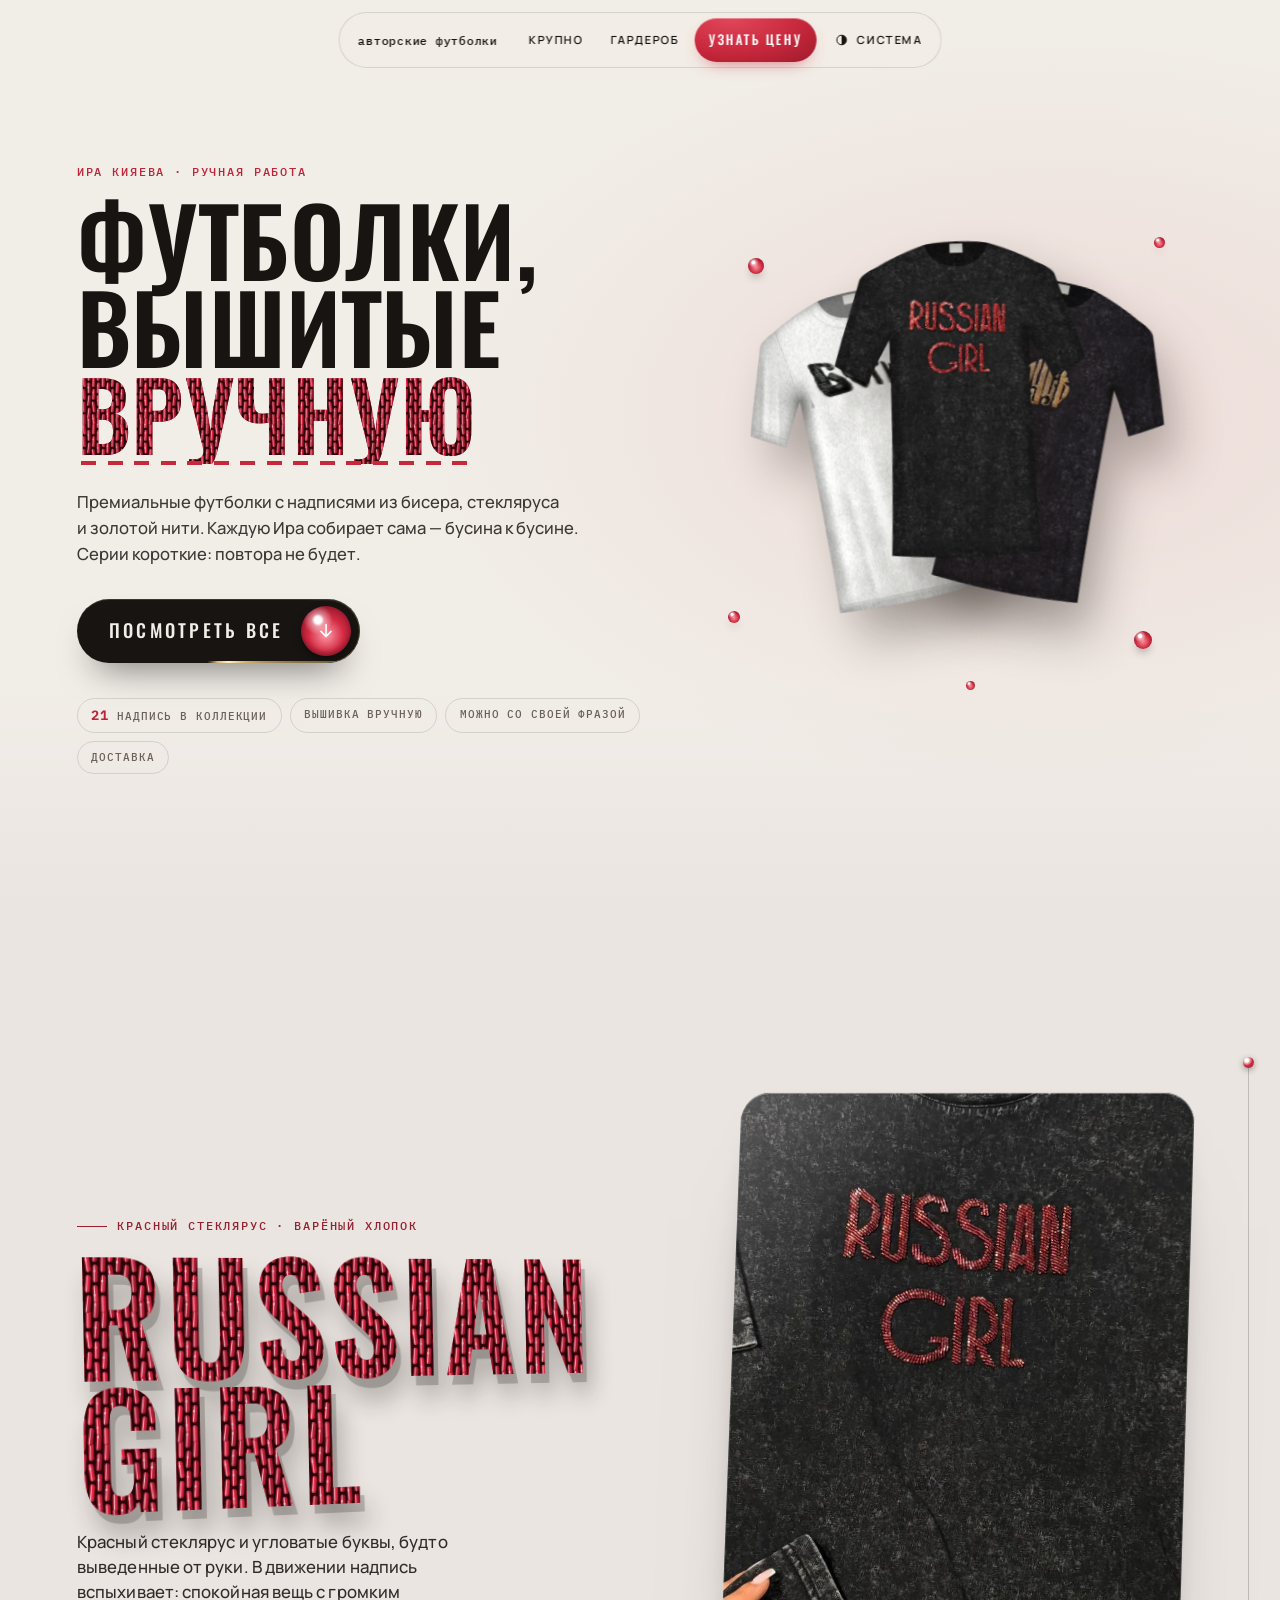
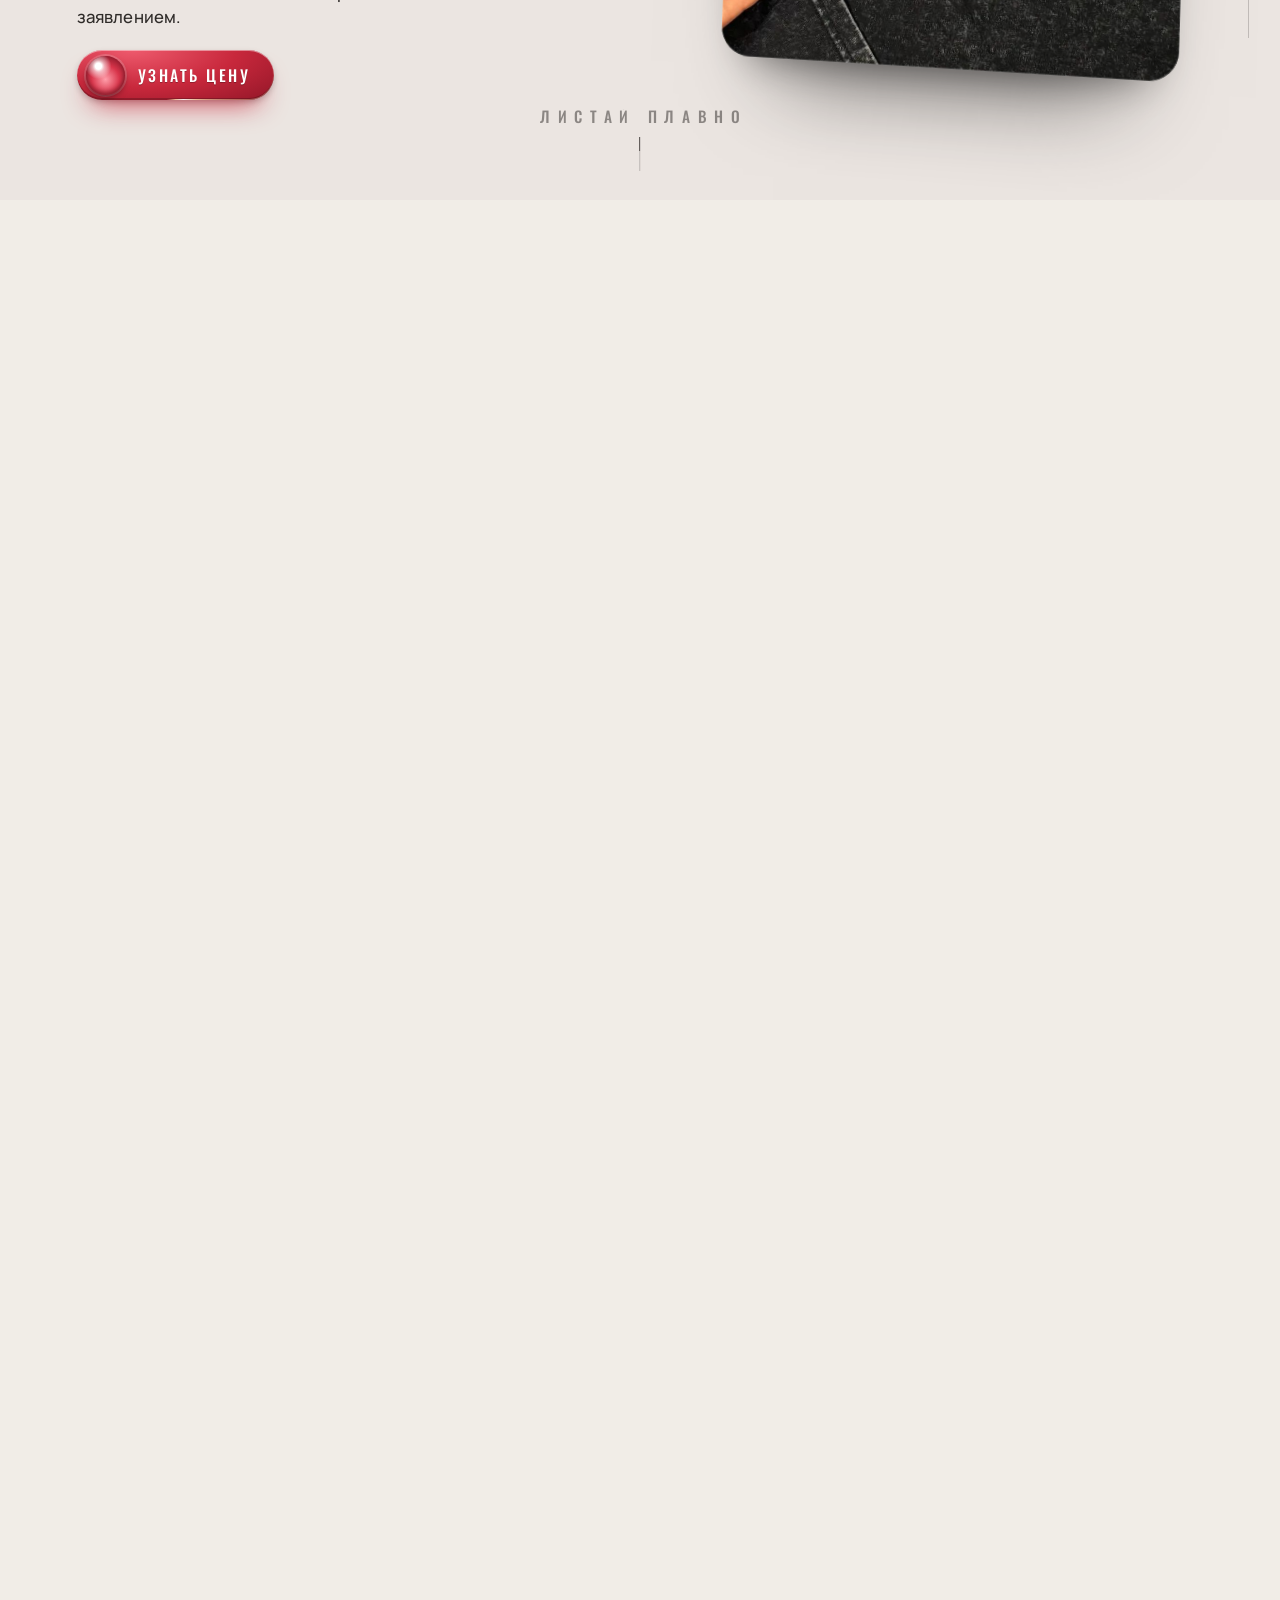
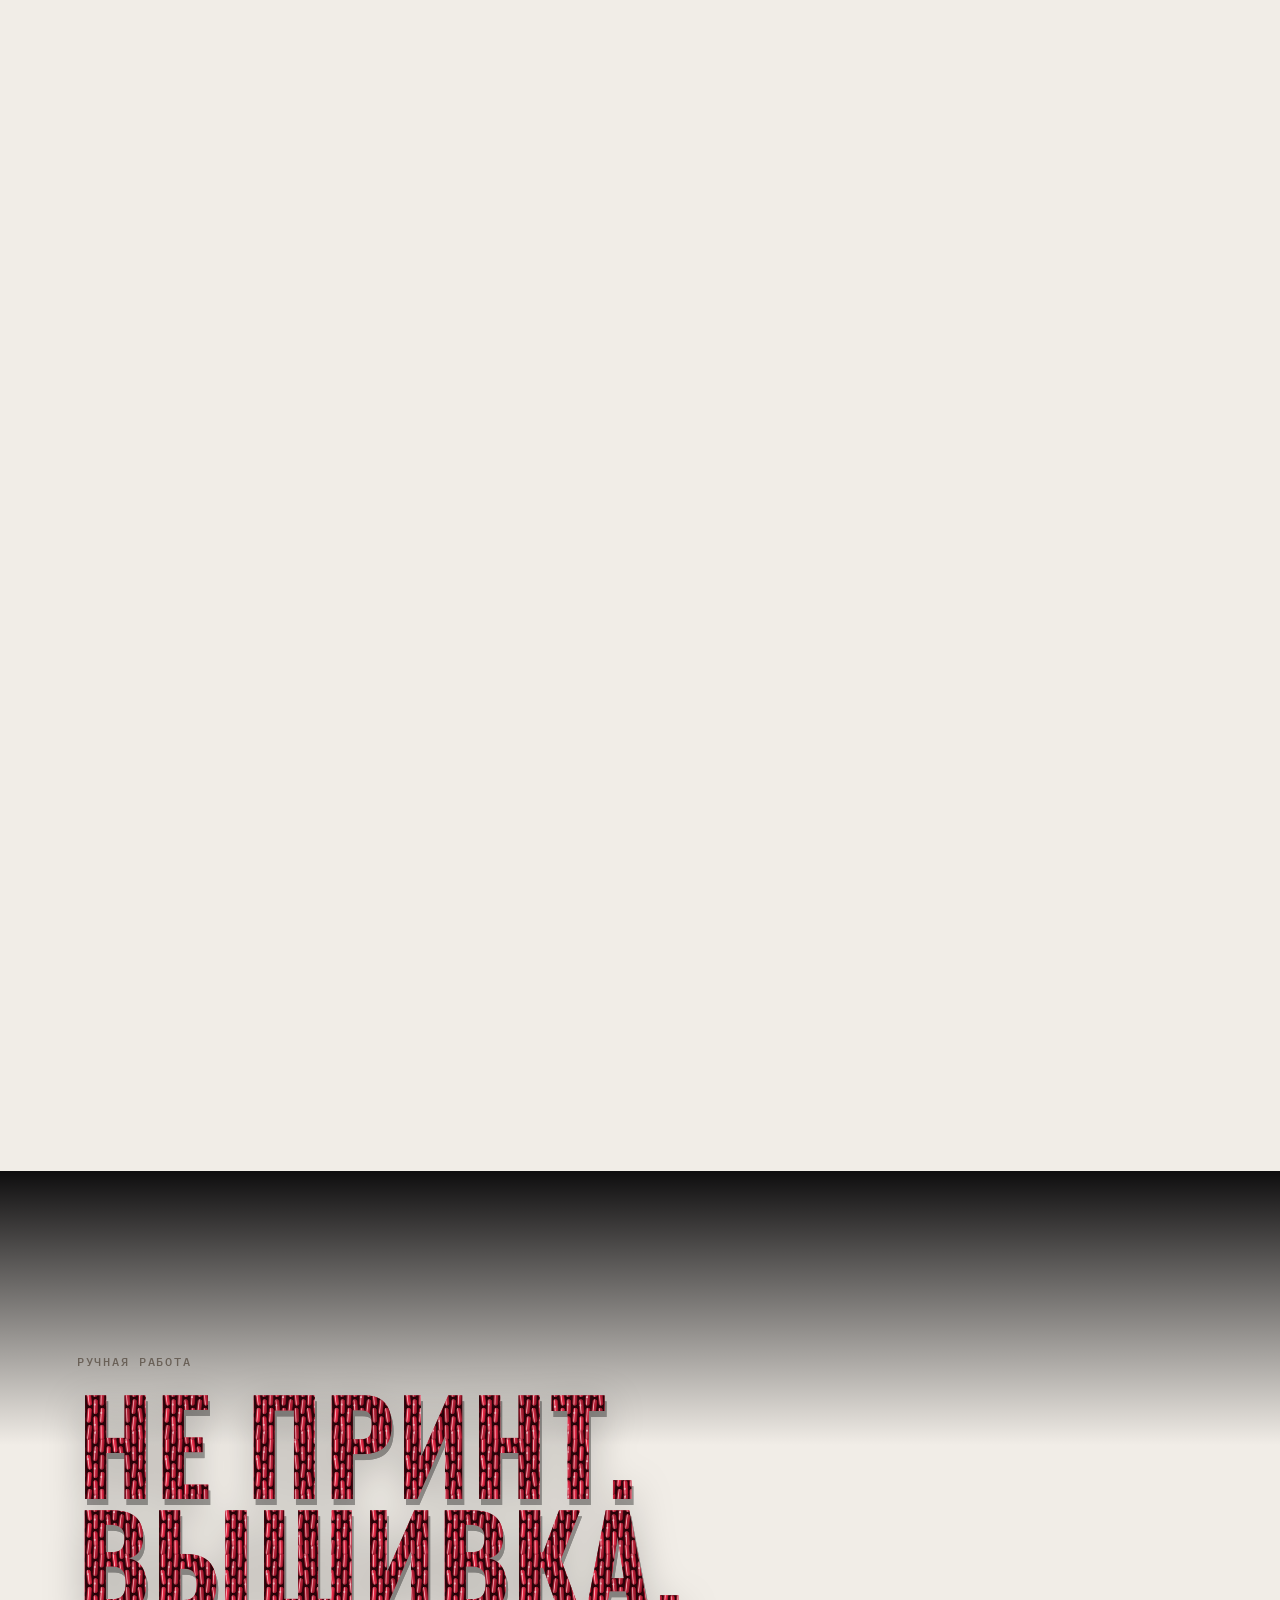
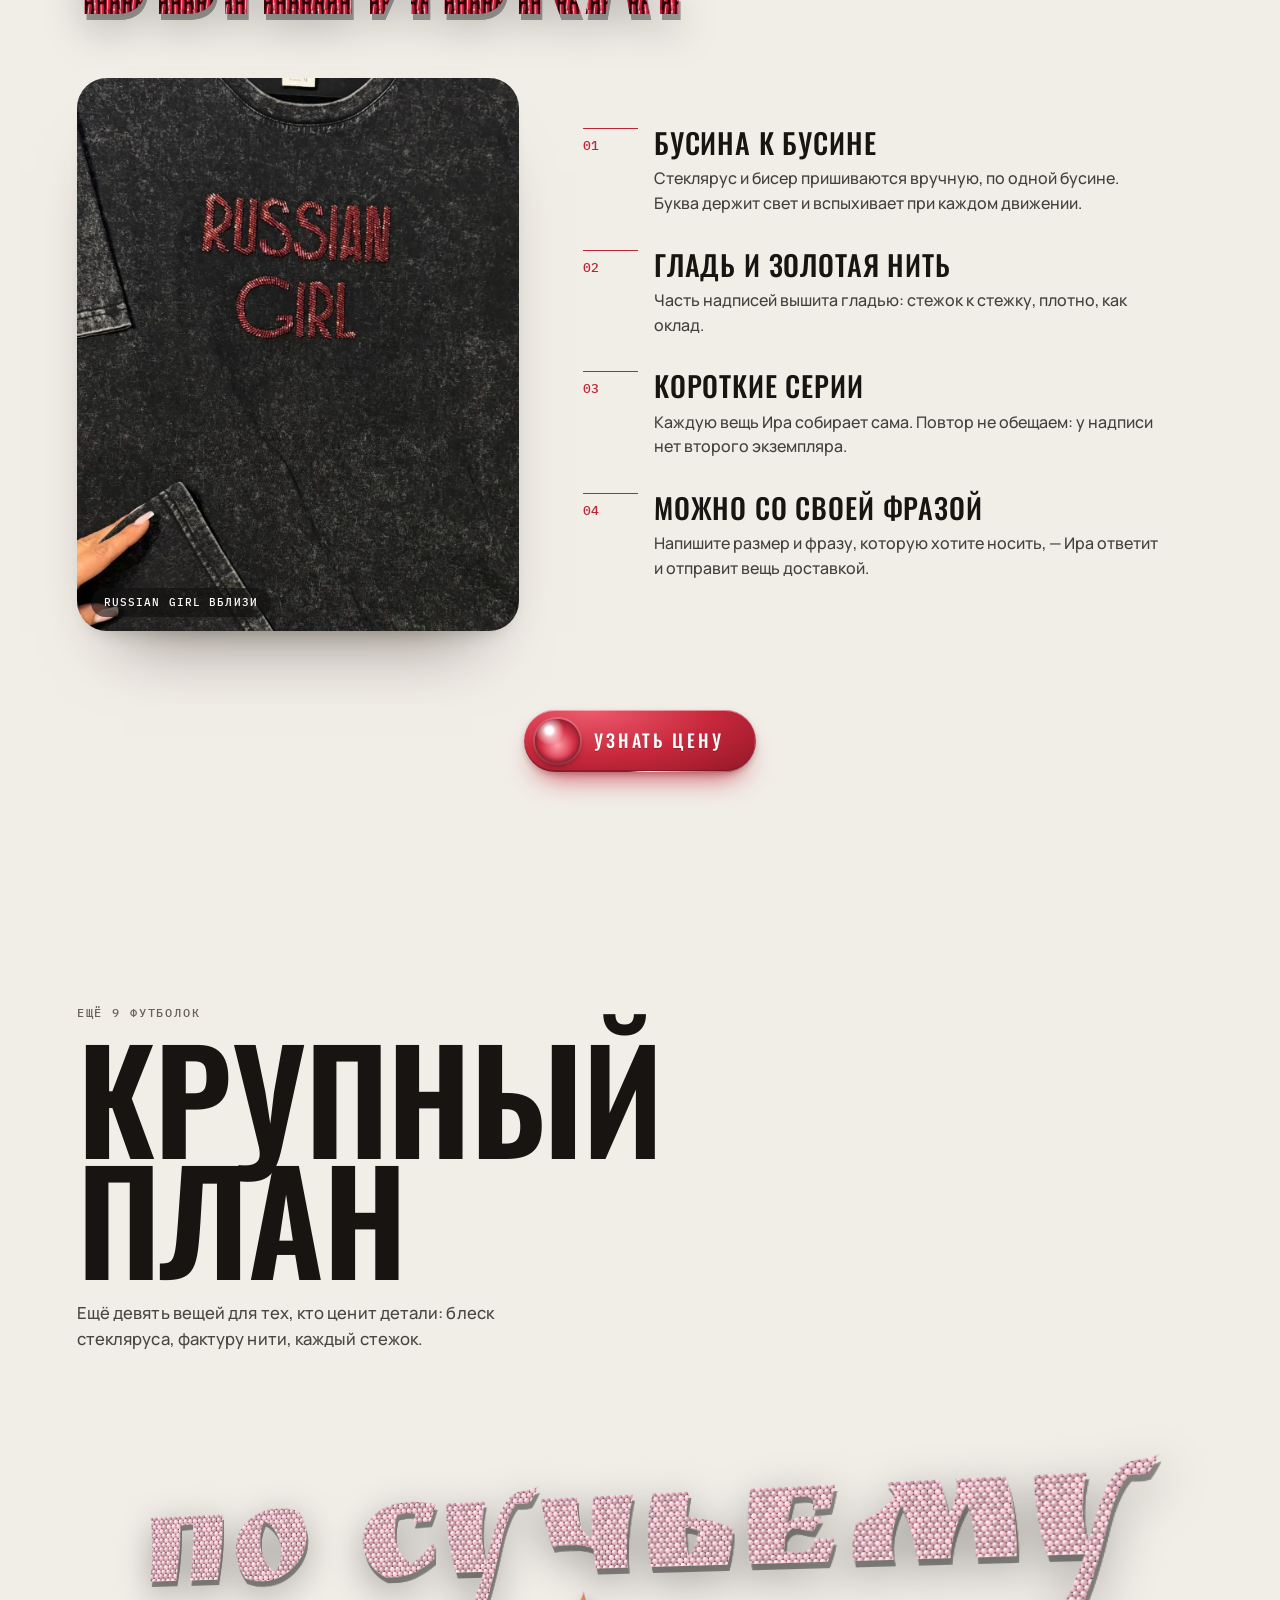
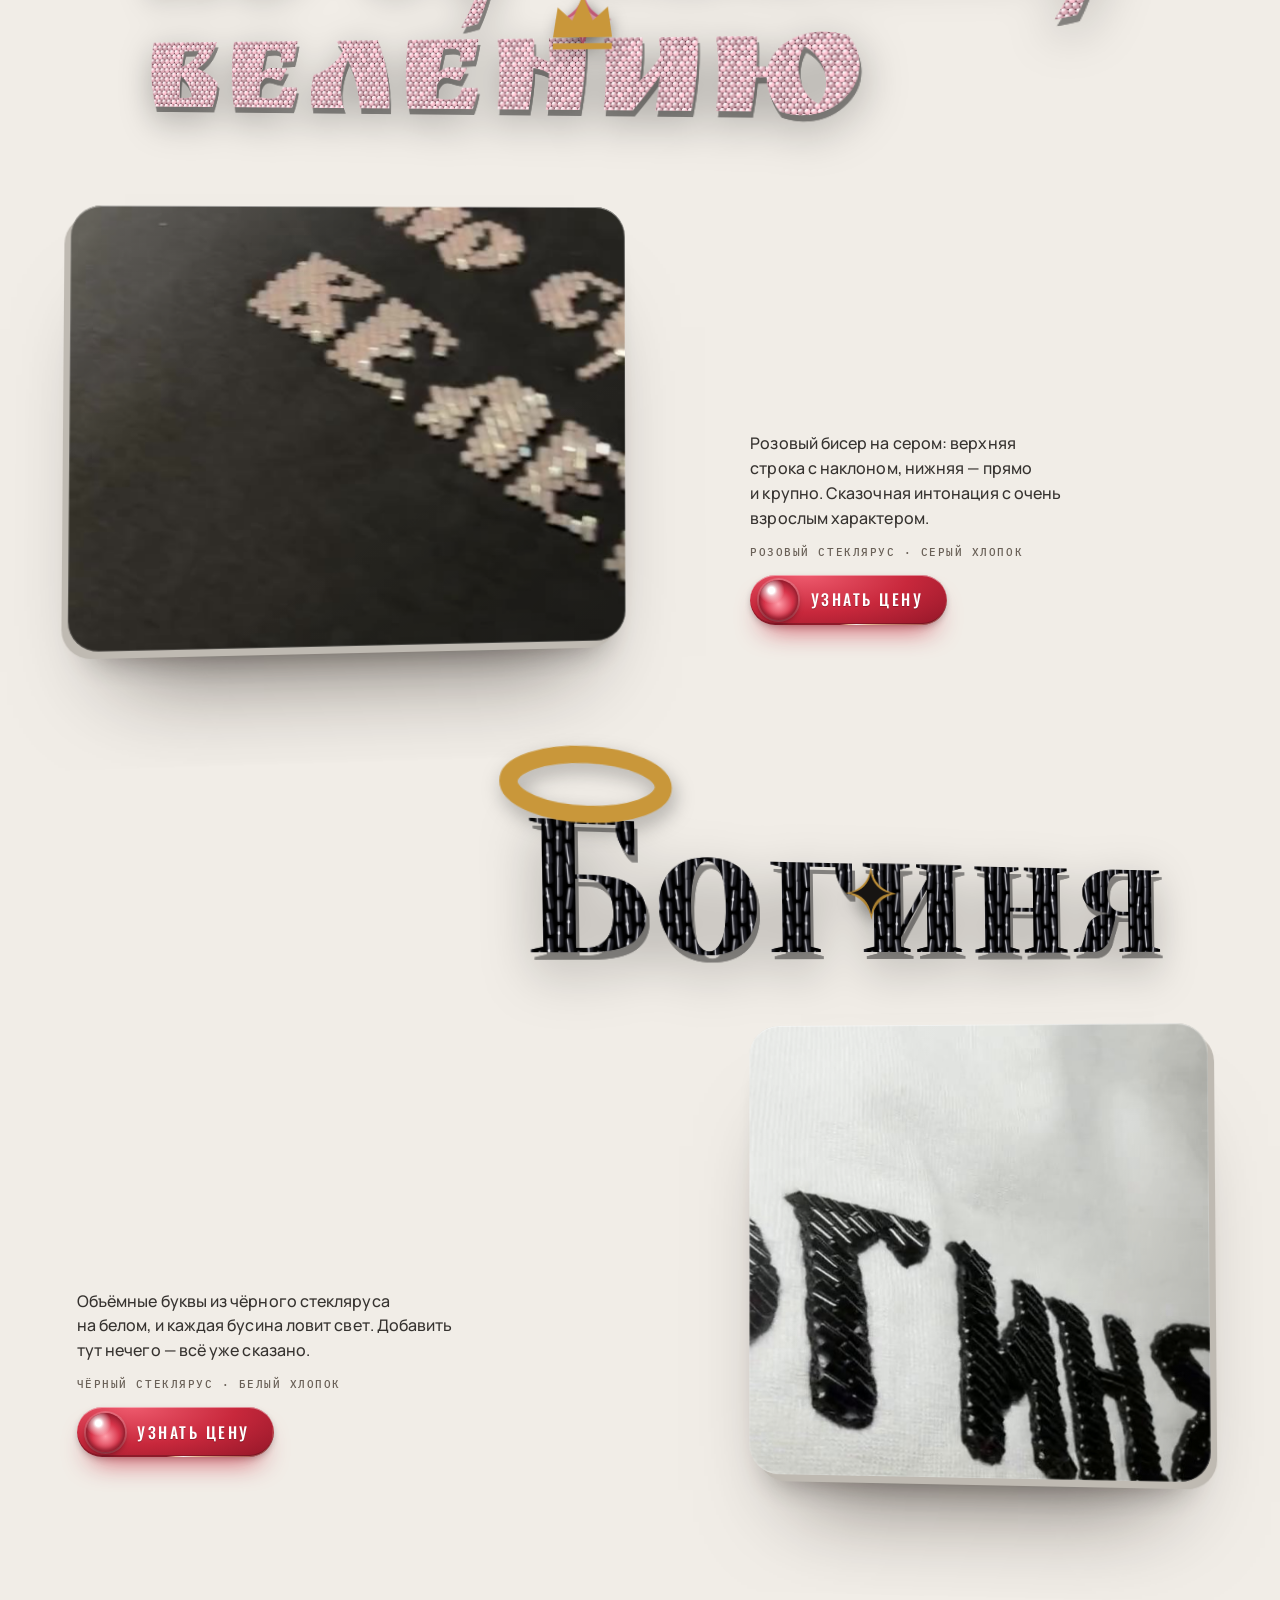
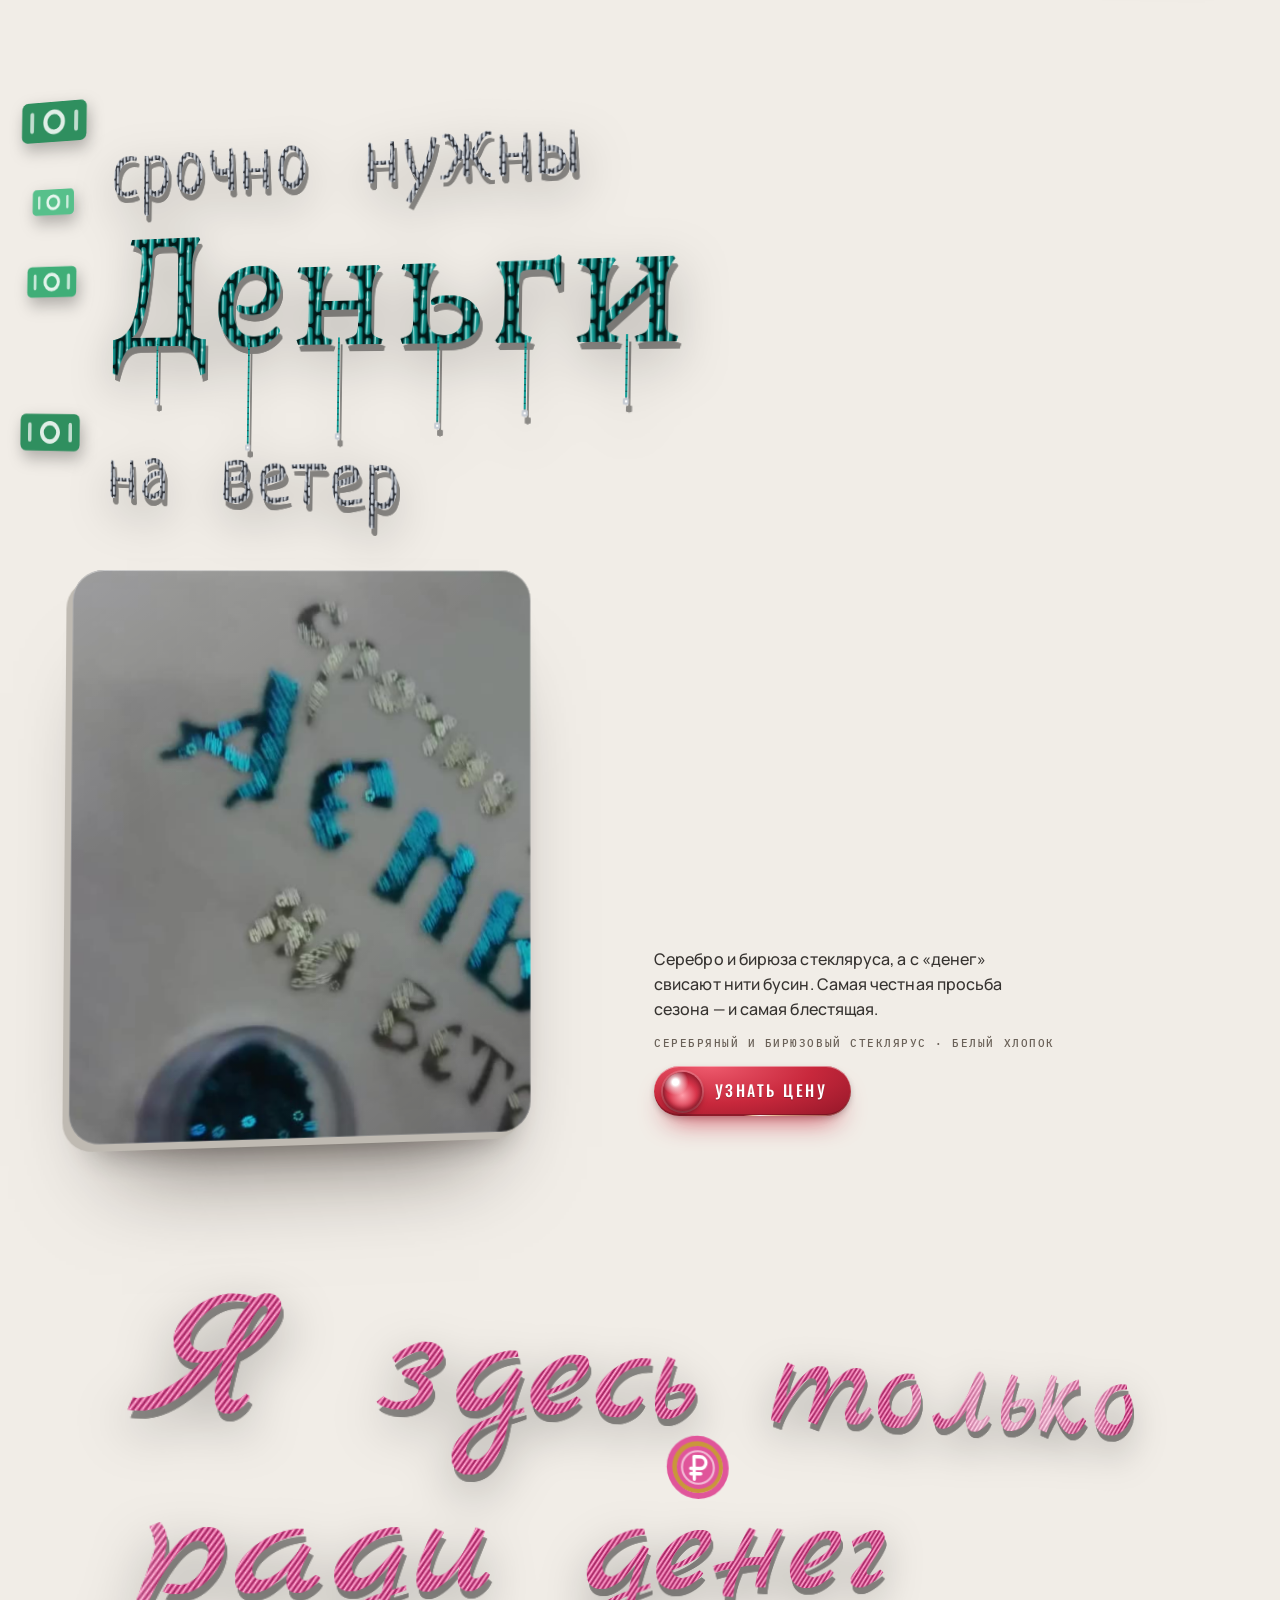
<file: index.html>
<!doctype html>
<html lang="ru" data-theme="system">
<head>
<meta charset="utf-8">
<meta name="viewport" content="width=device-width, initial-scale=1, viewport-fit=cover">
<!-- Политика безопасности: всё только со своего адреса. Хеш — от скрипта темы ниже; проверяется перед выкладкой (.github/check.mjs) -->
<meta http-equiv="Content-Security-Policy" content="default-src 'none'; script-src 'self' 'sha256-vtiE6PUROeO9gM6SePVo1zD7Hgk2YqBZ2aZcsM96+Jg='; style-src 'self' 'unsafe-inline'; img-src 'self' data:; media-src 'self'; font-src 'self'; connect-src 'self'; manifest-src 'self'; base-uri 'none'; form-action 'none'; object-src 'none';">
<meta name="referrer" content="strict-origin-when-cross-origin">
<title>Авторские футболки — вышивка и бисер вручную</title>
<meta name="description" content="Футболки, вышитые вручную: стеклярус, бисер, гладь. RUSSIAN GIRL, МОРЕ, Верховная ведьма, MONEYпуляторша и другие надписи. Короткие серии, ручная работа.">
<meta name="theme-color" content="#ece7e2">
<link rel="canonical" href="https://jocehabuwa643-svg.github.io/avtorskie-futbolki/">
<meta property="og:type" content="website">
<meta property="og:locale" content="ru_RU">
<meta property="og:site_name" content="Авторские футболки">
<meta property="og:url" content="https://jocehabuwa643-svg.github.io/avtorskie-futbolki/">
<meta property="og:title" content="Авторские футболки — вышивка и бисер">
<meta property="og:description" content="Надпись собрана по бусине. Серия кончается вместе с ниткой.">
<meta property="og:image" content="https://jocehabuwa643-svg.github.io/avtorskie-futbolki/film/og.jpg">
<meta property="og:image:width" content="1200">
<meta property="og:image:height" content="630">
<meta property="og:image:alt" content="Футболка с надписью RUSSIAN GIRL красным стеклярусом">
<meta name="twitter:card" content="summary_large_image">
<link rel="icon" href="data:image/svg+xml,%3Csvg xmlns='http://www.w3.org/2000/svg' viewBox='0 0 32 32'%3E%3Ccircle cx='16' cy='16' r='7' fill='%23c8283c'/%3E%3Ccircle cx='13.5' cy='13.5' r='2' fill='%23fff' opacity='.55'/%3E%3C/svg%3E">
<link rel="apple-touch-icon" href="film/i-180.png">
<link rel="manifest" href="manifest.webmanifest">
<link rel="preload" as="font" type="font/woff2" crossorigin href="fonts/oswald-v-cyrillic-735e90.woff2">
<link rel="preload" as="font" type="font/woff2" crossorigin href="fonts/manrope-cyrillic-d8fc94.woff2">
<link rel="preload" as="script" href="site.js?v=20261021d">
<link rel="stylesheet" href="styles.css?v=20261021d">
<script type="application/ld+json">{"@context": "https://schema.org", "@type": "Organization", "name": "Авторские футболки Иры Кияевой", "url": "https://jocehabuwa643-svg.github.io/avtorskie-futbolki/", "description": "Футболки с вышивкой и бисером ручной работы, короткие серии", "image": "https://jocehabuwa643-svg.github.io/avtorskie-futbolki/film/og.jpg", "founder": {"@type": "Person", "name": "Ира Кияева"}, "sameAs": ["https://www.instagram.com/kiyaeva_irina/", "https://vk.ru/i.kiaeva"]}</script>
<script>
(function(){var d=document.documentElement;try{var t=localStorage.getItem("kiyaeva-theme");d.setAttribute("data-theme",t==="light"||t==="dark"?t:"system");}catch(e){}
d.classList.add("js");if(window.matchMedia&&matchMedia("(prefers-reduced-motion: reduce)").matches){d.classList.add("rm-sys");var m=null;try{m=localStorage.getItem("kiyaeva-motion");}catch(e){}if(m!=="on")d.classList.add("rm");}
document.addEventListener("DOMContentLoaded",function(){if(!window.kiyaevaReady)d.classList.remove("js");});if(/[?&]diag/.test(location.search)){var L=window.kiyaevaLog=[],t0=Date.now(),g=function(m){L.push(((Date.now()-t0)/1e3).toFixed(1)+"с "+m);};addEventListener("error",function(e){var t=e.target||{};g("ошибка: "+(e.message||"файл не загрузился")+" "+String(e.filename||t.src||t.href||"").split("/").pop()+(e.lineno?":"+e.lineno:""));},true);addEventListener("unhandledrejection",function(e){g("промис: "+(e.reason&&(e.reason.message||e.reason)));});document.addEventListener("securitypolicyviolation",function(e){g("CSP: "+e.violatedDirective+" "+e.blockedURI);});document.addEventListener("DOMContentLoaded",function(){g("DOM готов; скрипт "+(window.kiyaevaReady?"выполнен":"НЕ выполнен")+"; классы: "+d.className);});addEventListener("load",function(){g("загружено; классы: "+d.className);setTimeout(function(){var s=document.createElement("script");s.src="diag.js";document.body.appendChild(s);},3000);});}})();
</script>
</head>
<body>
<a class="skip" href="#rack">К гардеробу</a>

<header class="top" id="top">
  <a class="mark" href="#intro" aria-label="В начало">авторские футболки</a>
  <nav aria-label="Разделы">
    <a href="#close">Крупно</a>
    <a href="#rack">Гардероб</a>
    <button type="button" class="nav-price" data-price aria-label="Узнать цену"><span class="np-l">Узнать цену</span><span class="np-s">Цена</span></button>
  </nav>
  <button type="button" class="theme" id="theme" aria-label="Тема оформления: как в системе">
    <svg viewBox="0 0 24 24" aria-hidden="true"><circle cx="12" cy="12" r="7.2" fill="none" stroke="currentColor" stroke-width="1.5"/><path d="M12 4.8a7.2 7.2 0 0 1 0 14.4z" fill="currentColor"/></svg>
    <span>Система</span>
  </button>
</header>

<main>
<!-- Первый экран: что это, чьё, из чего и как узнать цену -->
<section class="intro" id="intro" aria-labelledby="intro-h">
  <div class="intro-copy">
    <p class="kicker intro-k">Ира Кияева · ручная работа</p>
    <h1 id="intro-h" class="intro-h"><span class="ih">Футболки,</span> <span class="ih">вышитые</span> <span class="ih ih-acc">вручную</span></h1>
    <p class="intro-lede">Премиальные футболки с надписями из бисера, стекляруса и золотой нити. Каждую Ира собирает сама — бусина к бусине. Серии короткие: повтора не будет.</p>
    <div class="intro-cta">
      <a class="watch" href="#film" id="watch"><span class="w-t">Посмотреть все</span><span class="w-a" aria-hidden="true"><svg viewBox="0 0 24 24"><path d="M12 5v13M6.5 12.5 12 18l5.5-5.5" fill="none" stroke="currentColor" stroke-width="1.8" stroke-linecap="round" stroke-linejoin="round"/></svg></span></a>
    </div>
    <ul class="intro-facts" aria-label="Коротко">
      <li><b>21</b> надпись в коллекции</li>
      <li>вышивка вручную</li>
      <li>можно со своей фразой</li>
      <li>доставка</li>
    </ul>
  </div>
  <div class="intro-art" aria-hidden="true">
    <img class="ia ia-1" src="film/w-bogw.webp" alt="" width="600" height="720" decoding="async">
    <img class="ia ia-3" src="film/w-dome.webp" alt="" width="600" height="720" decoding="async">
    <img class="ia ia-2" src="film/w-rg.webp" alt="" width="600" height="720" decoding="async" fetchpriority="high">
    <i class="bead b1"></i><i class="bead b2"></i><i class="bead b3"></i><i class="bead b4"></i><i class="bead b5"></i>
  </div>
</section>

<svg width="0" height="0" style="position:absolute" aria-hidden="true" focusable="false">
  <symbol id="bal" viewBox="0 0 40 64">
    <circle cx="21" cy="6" r="3.1" fill="none" stroke="currentColor" stroke-width="1.7"/>
    <path d="M21 9.5v12M21 13c4-2 8-6 10-11M21 14c-4 1-8 0-11-3" fill="none" stroke="currentColor" stroke-width="1.7" stroke-linecap="round"/>
    <path d="M6 30c3-7 9-9.5 15-9.5S33 23 36 30c-5 3-10 4-15 4S11 33 6 30z" fill="#c9a24a"/>
    <path d="M19 34l-1 27M23 34c2 6 5 9 9 11" fill="none" stroke="currentColor" stroke-width="1.7" stroke-linecap="round"/>
  </symbol>
</svg>

<!-- Фильм: одна липкая сцена, каждая глава — одна футболка, без повторов -->
<section class="film" id="film" aria-label="Футболки по одной">
  <div class="stage" id="stage">
    <div class="frames" id="frames" aria-hidden="true"></div>
    <div class="chapters" id="chapters">

      <article class="ch" id="rg" data-side="r" data-aspect=".8" data-tilt="-9,1.6,2" data-len="1.5" data-bg="#ebe5e1" data-bg-d="#1b1716" data-ink="#1a1614" data-ink-d="#f1e9e4" data-acc="#c8283c"
        data-shots='[{"img":"film/rg-macro.jpg","z":[1.5,1.04],"o":"50% 44%","w":0.45},{"v":"film/f-rg","d":3.35,"z":[1.08,1]}]'>
        <figure class="ch-media"><img src="film/rg-macro.jpg" alt="RUSSIAN GIRL красным стеклярусом на варёной футболке" loading="lazy" decoding="async"></figure>
        <p class="kicker">красный стеклярус · варёный хлопок</p>
        <h2 class="t t-rg" data-sparks="3" data-reveal="slam">RUSSIAN<br>GIRL</h2>
        <p class="deck">Красный стеклярус и угловатые буквы, будто выведенные от руки. В движении надпись вспыхивает: спокойная вещь с громким заявлением.</p>
      </article>

      <article class="ch" id="lama" data-side="l" data-aspect="1" data-tilt="11,-2.2,2" data-len="1.25" data-bg="#f1f0ec" data-bg-d="#161616" data-ink="#111111" data-ink-d="#f2f0ea" data-acc="#111111"
        data-shots='[{"v":"film/b-lama","d":4.8,"z":[1.06,1],"pos":"50% 30%","loop":1}]'>
        <figure class="ch-media"><img src="film/b-lama.jpg" alt="Белая футболка NO PROBLLAMA с ламой в очках, под кожаной курткой" loading="lazy" decoding="async"></figure>
        <p class="kicker">чёрная нить · белый хлопок</p>
        <h2 class="t t-lama" data-reveal="stitch">NO PROBLLAMA</h2>
        <p class="deck">Лама в авиаторах нарисована одной чёрной линией, очки выложены бисером. Для тех, у кого на любую драму один спокойный ответ.</p>
      </article>

      <article class="ch" id="more" data-item="МОРЕ" data-side="r" data-aspect=".8" data-tilt="-13,2.4,3" data-len="1" data-bg="#e2e9ec" data-bg-d="#101a20" data-ink="#122029" data-ink-d="#e6f1f5" data-acc="#1f9fd0"
        data-shots='[{"v":"film/f-more","d":3.45,"z":[1.06,1]}]'>
        <figure class="ch-media"><img src="film/f-more.jpg" alt="Чёрная футболка МОРЕ с китами внутри букв" loading="lazy" decoding="async"></figure>
        <p class="kicker">гладь · голубая и песочная нить</p>
        <h2 class="t t-more" data-reveal="wave">МОРЕ<span class="sub">обнимет, закопает в пески…</span></h2>
        <p class="deck">Голубая гладь, а внутри букв плывут киты. Ниже песочная приписка — для тех, кого море так и не отпустило.</p>
      </article>

      <article class="ch" id="dome" data-side="l" data-aspect="1" data-tilt="9,1.8,-2" data-len="1.25" data-bg="#15120e" data-bg-d="#15120e" data-ink="#f1e7d3" data-ink-d="#f1e7d3" data-acc="#c9a24a"
        data-shots='[{"v":"film/b-dome","d":5.6,"z":[1.04,1],"pos":"50% 40%","loop":1}]'>
        <figure class="ch-media"><img src="film/b-dome.jpg" alt="Варёная футболка: слово РУСЬ вязью в форме купола, вышито золотой нитью" loading="lazy" decoding="async"></figure>
        <p class="kicker">золотая нить · варёный хлопок</p>
        <h2 class="t t-dome" data-sparks="3" data-reveal="emblem" data-label="Русь"><svg class="emb" viewBox="-6 -6 286 311" aria-hidden="true" focusable="false"><defs><linearGradient id="rus-g" x1="0" y1="0" x2=".9" y2="1"><stop offset="0" stop-color="#f7e6ad"/><stop offset=".32" stop-color="#d9b15d"/><stop offset=".55" stop-color="#a5772b"/><stop offset=".78" stop-color="#ecd08a"/><stop offset="1" stop-color="#8c6425"/></linearGradient><pattern id="rus-st" width="4.2" height="4.2" patternUnits="userSpaceOnUse" patternTransform="rotate(-58)"><path d="M0 1.2H4.2" stroke="#5a3d14" stroke-opacity=".38" stroke-width="1"/></pattern><clipPath id="rus-c"><path fill-rule="evenodd" clip-rule="evenodd" d="M212.7 92.3 208.0 93.7 207.7 97.7 206.3 99.3 206.3 111.0 205.3 113.7 208.7 126.7 206.3 131.3 209.3 134.3 209.3 137.3 207.3 140.0 212.0 150.3 213.0 155.7 210.7 173.7 213.0 193.7 211.0 218.3 212.0 229.7 213.7 231.3 214.7 238.3 212.7 250.3 213.3 258.7 211.7 262.3 214.3 267.7 214.0 271.3 216.0 275.7 216.0 280.3 222.3 285.3 224.0 285.3 226.0 283.3 228.7 283.3 240.7 278.3 242.7 257.3 246.0 255.0 246.0 251.7 253.7 238.3 253.7 235.0 256.3 232.0 256.7 228.3 258.3 226.3 258.0 223.7 266.3 216.0 271.3 207.3 271.0 191.3 272.7 189.7 271.7 185.7 273.7 176.7 271.0 167.0 263.3 155.0 254.3 154.3 251.7 155.3 238.3 146.3 240.7 142.7 247.7 142.7 251.7 139.3 252.0 133.3 248.7 126.7 245.0 125.0 243.7 120.3 232.0 121.0 232.0 116.7 230.7 114.7 231.3 108.3 229.7 102.7Z M235.3 155.7 247.0 161.0 250.7 168.0 249.3 173.3 250.3 178.0 249.0 181.7 250.0 192.3 248.3 194.7 247.3 201.7 248.7 203.7 248.0 208.0 248.7 212.0 250.3 214.0 251.0 223.0 249.7 228.0 243.0 234.7 240.3 232.3 241.3 226.7 239.7 222.7 240.3 210.3 239.7 199.3 238.3 198.0 239.3 193.0 238.7 169.7 235.7 162.3Z M61.7 89.3 52.0 92.3 48.7 94.3 46.7 97.7 44.3 97.7 40.0 100.3 36.0 104.3 35.3 109.0 24.3 119.7 15.3 138.7 7.3 148.0 6.7 153.0 3.3 157.7 3.3 160.7 0.0 169.7 0.0 174.7 1.7 178.7 2.3 199.7 4.7 201.7 4.7 204.7 8.3 209.0 8.7 212.7 14.7 223.3 17.3 224.0 18.0 229.7 21.3 232.7 22.3 236.3 30.0 243.7 31.0 250.0 34.0 251.3 34.0 258.0 36.0 261.7 36.7 268.0 43.0 287.7 45.0 290.0 53.3 293.0 57.0 293.0 59.7 290.0 64.0 291.7 66.3 289.3 64.3 267.7 60.0 261.3 58.0 254.0 54.0 249.0 46.0 229.0 46.3 222.7 49.3 215.0 49.0 211.7 52.3 208.0 52.7 204.7 62.0 196.0 63.0 191.3 67.7 182.0 69.7 170.7 69.3 152.0 71.7 143.3 67.3 129.0 68.3 128.0 68.3 116.7 70.0 113.0 67.0 109.0 68.0 103.7 65.3 91.7 62.7 91.0Z M42.0 115.3 42.7 124.0 44.0 126.0 43.3 152.7 44.3 172.3 42.3 175.3 42.3 181.0 41.0 182.7 42.3 187.0 40.0 190.0 42.3 203.7 41.0 205.0 39.3 214.0 36.7 214.7 35.3 213.3 35.0 209.0 32.7 206.0 32.0 200.7 29.3 199.3 30.0 190.0 28.3 188.0 28.3 181.0 25.7 168.7 28.3 165.3 29.7 145.0 31.0 142.0 30.3 137.3 28.7 135.7 29.3 129.7 40.0 116.3Z M125.7 37.7 125.3 39.7 121.3 42.0 121.3 44.0 117.7 46.7 115.7 51.7 108.0 57.3 108.0 60.3 106.3 63.3 106.0 67.7 108.0 70.3 108.0 73.7 106.3 74.7 107.0 82.7 108.7 85.3 106.7 86.3 105.3 90.3 108.0 114.7 106.3 116.0 106.7 131.7 105.7 132.7 106.3 163.7 107.7 166.0 106.7 170.0 108.3 171.7 106.3 175.7 106.0 187.3 108.0 192.3 106.0 193.7 98.3 193.3 95.7 191.7 95.7 177.7 96.7 176.3 95.7 172.0 97.3 166.7 96.0 165.7 96.3 162.3 93.7 153.0 93.7 145.3 95.0 138.7 94.7 121.7 97.0 107.3 93.7 88.7 94.7 81.0 92.7 79.0 92.0 73.7 89.7 72.7 82.3 74.3 77.0 79.7 78.0 86.0 76.7 87.0 77.3 96.0 75.3 106.3 76.3 110.3 75.0 117.3 76.0 126.7 73.7 143.3 74.7 146.0 74.0 164.7 76.0 168.0 76.3 171.7 78.0 173.3 77.7 193.0 80.7 204.3 88.3 205.0 91.3 203.0 101.3 205.0 104.3 204.3 112.7 212.7 109.3 221.3 110.3 223.7 110.0 233.0 111.3 236.0 109.3 238.3 109.0 244.7 111.3 255.0 110.3 259.3 111.7 261.7 112.7 274.3 114.0 276.0 111.0 281.7 107.0 279.7 105.3 282.3 102.7 281.0 101.3 276.3 101.7 271.3 99.7 267.7 99.3 260.7 102.3 241.0 102.0 231.3 100.0 226.3 101.0 222.0 98.7 220.7 96.7 217.3 93.0 217.3 91.3 216.0 88.3 216.0 79.3 219.3 77.3 222.3 77.0 225.7 75.0 226.7 76.0 230.0 75.3 233.0 80.7 240.7 88.3 242.0 92.0 245.3 86.7 252.0 82.3 254.7 82.0 258.7 77.7 265.0 78.3 268.0 76.3 273.7 75.7 286.3 76.7 297.3 78.3 298.0 85.7 296.7 96.0 298.7 104.7 298.7 113.7 297.3 115.3 295.3 118.3 295.3 120.0 293.3 134.7 295.0 141.7 292.3 142.7 281.3 141.7 278.0 142.3 271.0 141.0 268.0 144.0 264.0 144.0 255.7 142.0 252.7 142.0 243.0 144.3 237.0 144.3 228.3 143.0 226.7 143.3 221.3 142.3 220.0 143.0 217.3 148.0 219.7 146.3 226.3 147.3 230.0 146.3 236.7 149.0 239.3 149.7 243.3 154.0 243.7 155.7 241.0 158.0 241.3 159.3 239.0 167.0 237.0 169.7 233.0 177.3 230.7 183.3 233.3 189.7 239.0 191.7 245.0 196.7 248.7 194.3 253.3 194.7 256.3 193.0 259.0 191.7 269.7 186.0 275.7 177.3 279.0 176.3 281.3 170.0 280.0 168.3 274.7 169.3 271.7 172.0 271.7 173.0 268.7 176.0 267.3 177.0 259.0 174.0 252.0 171.0 250.3 162.7 250.0 162.0 252.7 159.3 253.7 159.7 256.7 158.0 258.7 159.7 266.3 158.3 270.0 160.3 273.7 158.7 275.3 164.0 279.0 165.7 284.0 175.7 285.7 176.7 287.3 178.3 287.3 180.3 286.0 185.3 285.7 190.3 282.0 193.3 281.7 198.3 275.3 198.3 271.0 200.0 269.3 200.7 261.0 203.0 254.7 204.3 239.3 202.7 237.3 204.0 232.7 202.3 211.0 203.7 202.0 201.3 194.0 202.3 186.7 200.3 182.0 197.3 180.0 196.7 175.0 189.7 170.3 189.7 168.7 193.3 165.0 199.7 165.3 204.3 160.7 204.3 153.7 202.0 151.3 202.3 147.0 200.3 145.7 192.3 145.0 182.0 150.7 182.0 160.7 183.7 162.7 182.0 167.3 182.3 184.0 184.0 185.7 183.0 191.3 183.3 200.0 182.0 201.7 183.7 206.3 182.0 208.0 181.7 211.7 184.3 218.7 182.0 221.7 177.7 220.7 176.3 223.0 175.0 223.0 173.0 221.3 174.3 218.3 174.0 199.7 172.7 198.0 173.3 179.7 172.3 178.3 172.7 161.0 171.3 158.7 172.3 149.3 169.7 134.3 170.0 128.0 168.7 122.7 169.3 112.7 168.0 110.7 167.0 102.0 167.7 96.7 166.7 95.3 167.0 91.3 165.7 90.0 166.3 84.3 168.7 80.0 167.3 74.3 170.0 73.0 176.7 77.7 176.0 82.0 178.3 90.3 178.0 116.0 180.0 118.7 178.7 123.7 180.7 125.7 180.3 129.0 182.7 132.7 192.3 133.3 196.7 130.3 196.3 116.0 194.3 113.3 188.7 114.0 188.0 112.0 193.3 107.0 194.7 99.7 196.0 98.3 199.0 98.7 202.3 95.0 201.3 92.0 202.0 86.3 183.0 74.3 177.3 69.3 159.3 60.7 145.0 49.3 140.3 49.0 138.7 51.0 138.0 54.0 139.0 58.0 137.7 61.3 142.3 67.0 141.0 73.7 142.7 75.3 141.7 79.0 143.0 80.3 141.7 84.0 143.7 138.0 143.3 142.0 141.3 142.7 140.7 144.7 141.3 147.0 144.0 147.7 144.0 158.3 142.3 159.7 144.0 171.3 142.7 174.0 146.0 180.3 146.0 184.0 144.3 187.7 146.7 189.0 146.7 199.0 145.0 202.7 145.7 207.3 144.0 208.7 145.3 214.0 142.7 216.3 141.7 209.7 140.0 207.0 140.3 195.0 138.3 189.7 139.7 183.0 136.3 172.0 136.7 164.3 134.7 155.0 136.7 150.0 136.7 142.7 134.7 140.0 133.7 133.7 135.3 128.7 135.0 116.7 133.0 112.3 133.7 106.7 132.3 103.7 133.0 87.7 132.0 86.7 131.7 80.3 132.7 78.7 130.0 75.7 130.3 72.0 128.3 69.7 129.3 63.7 128.0 57.7 129.0 54.0 127.3 52.3 128.3 47.3 127.0 44.3 128.7 39.0Z M137.0 1.0 128.0 0.0 122.3 2.0 120.3 4.0 118.3 15.0 121.0 21.3 124.3 24.7 122.7 27.0 124.0 31.3 130.3 29.3 130.0 24.3 128.3 22.0 134.3 19.0 140.0 13.7 139.7 7.3Z"/></clipPath></defs><g class="emb-fill"><path class="emb-a" fill="url(#rus-g)" fill-rule="evenodd" d="M212.7 92.3 208.0 93.7 207.7 97.7 206.3 99.3 206.3 111.0 205.3 113.7 208.7 126.7 206.3 131.3 209.3 134.3 209.3 137.3 207.3 140.0 212.0 150.3 213.0 155.7 210.7 173.7 213.0 193.7 211.0 218.3 212.0 229.7 213.7 231.3 214.7 238.3 212.7 250.3 213.3 258.7 211.7 262.3 214.3 267.7 214.0 271.3 216.0 275.7 216.0 280.3 222.3 285.3 224.0 285.3 226.0 283.3 228.7 283.3 240.7 278.3 242.7 257.3 246.0 255.0 246.0 251.7 253.7 238.3 253.7 235.0 256.3 232.0 256.7 228.3 258.3 226.3 258.0 223.7 266.3 216.0 271.3 207.3 271.0 191.3 272.7 189.7 271.7 185.7 273.7 176.7 271.0 167.0 263.3 155.0 254.3 154.3 251.7 155.3 238.3 146.3 240.7 142.7 247.7 142.7 251.7 139.3 252.0 133.3 248.7 126.7 245.0 125.0 243.7 120.3 232.0 121.0 232.0 116.7 230.7 114.7 231.3 108.3 229.7 102.7Z M235.3 155.7 247.0 161.0 250.7 168.0 249.3 173.3 250.3 178.0 249.0 181.7 250.0 192.3 248.3 194.7 247.3 201.7 248.7 203.7 248.0 208.0 248.7 212.0 250.3 214.0 251.0 223.0 249.7 228.0 243.0 234.7 240.3 232.3 241.3 226.7 239.7 222.7 240.3 210.3 239.7 199.3 238.3 198.0 239.3 193.0 238.7 169.7 235.7 162.3Z M61.7 89.3 52.0 92.3 48.7 94.3 46.7 97.7 44.3 97.7 40.0 100.3 36.0 104.3 35.3 109.0 24.3 119.7 15.3 138.7 7.3 148.0 6.7 153.0 3.3 157.7 3.3 160.7 0.0 169.7 0.0 174.7 1.7 178.7 2.3 199.7 4.7 201.7 4.7 204.7 8.3 209.0 8.7 212.7 14.7 223.3 17.3 224.0 18.0 229.7 21.3 232.7 22.3 236.3 30.0 243.7 31.0 250.0 34.0 251.3 34.0 258.0 36.0 261.7 36.7 268.0 43.0 287.7 45.0 290.0 53.3 293.0 57.0 293.0 59.7 290.0 64.0 291.7 66.3 289.3 64.3 267.7 60.0 261.3 58.0 254.0 54.0 249.0 46.0 229.0 46.3 222.7 49.3 215.0 49.0 211.7 52.3 208.0 52.7 204.7 62.0 196.0 63.0 191.3 67.7 182.0 69.7 170.7 69.3 152.0 71.7 143.3 67.3 129.0 68.3 128.0 68.3 116.7 70.0 113.0 67.0 109.0 68.0 103.7 65.3 91.7 62.7 91.0Z M42.0 115.3 42.7 124.0 44.0 126.0 43.3 152.7 44.3 172.3 42.3 175.3 42.3 181.0 41.0 182.7 42.3 187.0 40.0 190.0 42.3 203.7 41.0 205.0 39.3 214.0 36.7 214.7 35.3 213.3 35.0 209.0 32.7 206.0 32.0 200.7 29.3 199.3 30.0 190.0 28.3 188.0 28.3 181.0 25.7 168.7 28.3 165.3 29.7 145.0 31.0 142.0 30.3 137.3 28.7 135.7 29.3 129.7 40.0 116.3Z M125.7 37.7 125.3 39.7 121.3 42.0 121.3 44.0 117.7 46.7 115.7 51.7 108.0 57.3 108.0 60.3 106.3 63.3 106.0 67.7 108.0 70.3 108.0 73.7 106.3 74.7 107.0 82.7 108.7 85.3 106.7 86.3 105.3 90.3 108.0 114.7 106.3 116.0 106.7 131.7 105.7 132.7 106.3 163.7 107.7 166.0 106.7 170.0 108.3 171.7 106.3 175.7 106.0 187.3 108.0 192.3 106.0 193.7 98.3 193.3 95.7 191.7 95.7 177.7 96.7 176.3 95.7 172.0 97.3 166.7 96.0 165.7 96.3 162.3 93.7 153.0 93.7 145.3 95.0 138.7 94.7 121.7 97.0 107.3 93.7 88.7 94.7 81.0 92.7 79.0 92.0 73.7 89.7 72.7 82.3 74.3 77.0 79.7 78.0 86.0 76.7 87.0 77.3 96.0 75.3 106.3 76.3 110.3 75.0 117.3 76.0 126.7 73.7 143.3 74.7 146.0 74.0 164.7 76.0 168.0 76.3 171.7 78.0 173.3 77.7 193.0 80.7 204.3 88.3 205.0 91.3 203.0 101.3 205.0 104.3 204.3 112.7 212.7 109.3 221.3 110.3 223.7 110.0 233.0 111.3 236.0 109.3 238.3 109.0 244.7 111.3 255.0 110.3 259.3 111.7 261.7 112.7 274.3 114.0 276.0 111.0 281.7 107.0 279.7 105.3 282.3 102.7 281.0 101.3 276.3 101.7 271.3 99.7 267.7 99.3 260.7 102.3 241.0 102.0 231.3 100.0 226.3 101.0 222.0 98.7 220.7 96.7 217.3 93.0 217.3 91.3 216.0 88.3 216.0 79.3 219.3 77.3 222.3 77.0 225.7 75.0 226.7 76.0 230.0 75.3 233.0 80.7 240.7 88.3 242.0 92.0 245.3 86.7 252.0 82.3 254.7 82.0 258.7 77.7 265.0 78.3 268.0 76.3 273.7 75.7 286.3 76.7 297.3 78.3 298.0 85.7 296.7 96.0 298.7 104.7 298.7 113.7 297.3 115.3 295.3 118.3 295.3 120.0 293.3 134.7 295.0 141.7 292.3 142.7 281.3 141.7 278.0 142.3 271.0 141.0 268.0 144.0 264.0 144.0 255.7 142.0 252.7 142.0 243.0 144.3 237.0 144.3 228.3 143.0 226.7 143.3 221.3 142.3 220.0 143.0 217.3 148.0 219.7 146.3 226.3 147.3 230.0 146.3 236.7 149.0 239.3 149.7 243.3 154.0 243.7 155.7 241.0 158.0 241.3 159.3 239.0 167.0 237.0 169.7 233.0 177.3 230.7 183.3 233.3 189.7 239.0 191.7 245.0 196.7 248.7 194.3 253.3 194.7 256.3 193.0 259.0 191.7 269.7 186.0 275.7 177.3 279.0 176.3 281.3 170.0 280.0 168.3 274.7 169.3 271.7 172.0 271.7 173.0 268.7 176.0 267.3 177.0 259.0 174.0 252.0 171.0 250.3 162.7 250.0 162.0 252.7 159.3 253.7 159.7 256.7 158.0 258.7 159.7 266.3 158.3 270.0 160.3 273.7 158.7 275.3 164.0 279.0 165.7 284.0 175.7 285.7 176.7 287.3 178.3 287.3 180.3 286.0 185.3 285.7 190.3 282.0 193.3 281.7 198.3 275.3 198.3 271.0 200.0 269.3 200.7 261.0 203.0 254.7 204.3 239.3 202.7 237.3 204.0 232.7 202.3 211.0 203.7 202.0 201.3 194.0 202.3 186.7 200.3 182.0 197.3 180.0 196.7 175.0 189.7 170.3 189.7 168.7 193.3 165.0 199.7 165.3 204.3 160.7 204.3 153.7 202.0 151.3 202.3 147.0 200.3 145.7 192.3 145.0 182.0 150.7 182.0 160.7 183.7 162.7 182.0 167.3 182.3 184.0 184.0 185.7 183.0 191.3 183.3 200.0 182.0 201.7 183.7 206.3 182.0 208.0 181.7 211.7 184.3 218.7 182.0 221.7 177.7 220.7 176.3 223.0 175.0 223.0 173.0 221.3 174.3 218.3 174.0 199.7 172.7 198.0 173.3 179.7 172.3 178.3 172.7 161.0 171.3 158.7 172.3 149.3 169.7 134.3 170.0 128.0 168.7 122.7 169.3 112.7 168.0 110.7 167.0 102.0 167.7 96.7 166.7 95.3 167.0 91.3 165.7 90.0 166.3 84.3 168.7 80.0 167.3 74.3 170.0 73.0 176.7 77.7 176.0 82.0 178.3 90.3 178.0 116.0 180.0 118.7 178.7 123.7 180.7 125.7 180.3 129.0 182.7 132.7 192.3 133.3 196.7 130.3 196.3 116.0 194.3 113.3 188.7 114.0 188.0 112.0 193.3 107.0 194.7 99.7 196.0 98.3 199.0 98.7 202.3 95.0 201.3 92.0 202.0 86.3 183.0 74.3 177.3 69.3 159.3 60.7 145.0 49.3 140.3 49.0 138.7 51.0 138.0 54.0 139.0 58.0 137.7 61.3 142.3 67.0 141.0 73.7 142.7 75.3 141.7 79.0 143.0 80.3 141.7 84.0 143.7 138.0 143.3 142.0 141.3 142.7 140.7 144.7 141.3 147.0 144.0 147.7 144.0 158.3 142.3 159.7 144.0 171.3 142.7 174.0 146.0 180.3 146.0 184.0 144.3 187.7 146.7 189.0 146.7 199.0 145.0 202.7 145.7 207.3 144.0 208.7 145.3 214.0 142.7 216.3 141.7 209.7 140.0 207.0 140.3 195.0 138.3 189.7 139.7 183.0 136.3 172.0 136.7 164.3 134.7 155.0 136.7 150.0 136.7 142.7 134.7 140.0 133.7 133.7 135.3 128.7 135.0 116.7 133.0 112.3 133.7 106.7 132.3 103.7 133.0 87.7 132.0 86.7 131.7 80.3 132.7 78.7 130.0 75.7 130.3 72.0 128.3 69.7 129.3 63.7 128.0 57.7 129.0 54.0 127.3 52.3 128.3 47.3 127.0 44.3 128.7 39.0Z M137.0 1.0 128.0 0.0 122.3 2.0 120.3 4.0 118.3 15.0 121.0 21.3 124.3 24.7 122.7 27.0 124.0 31.3 130.3 29.3 130.0 24.3 128.3 22.0 134.3 19.0 140.0 13.7 139.7 7.3Z"/><path class="emb-b" fill="url(#rus-st)" fill-rule="evenodd" d="M212.7 92.3 208.0 93.7 207.7 97.7 206.3 99.3 206.3 111.0 205.3 113.7 208.7 126.7 206.3 131.3 209.3 134.3 209.3 137.3 207.3 140.0 212.0 150.3 213.0 155.7 210.7 173.7 213.0 193.7 211.0 218.3 212.0 229.7 213.7 231.3 214.7 238.3 212.7 250.3 213.3 258.7 211.7 262.3 214.3 267.7 214.0 271.3 216.0 275.7 216.0 280.3 222.3 285.3 224.0 285.3 226.0 283.3 228.7 283.3 240.7 278.3 242.7 257.3 246.0 255.0 246.0 251.7 253.7 238.3 253.7 235.0 256.3 232.0 256.7 228.3 258.3 226.3 258.0 223.7 266.3 216.0 271.3 207.3 271.0 191.3 272.7 189.7 271.7 185.7 273.7 176.7 271.0 167.0 263.3 155.0 254.3 154.3 251.7 155.3 238.3 146.3 240.7 142.7 247.7 142.7 251.7 139.3 252.0 133.3 248.7 126.7 245.0 125.0 243.7 120.3 232.0 121.0 232.0 116.7 230.7 114.7 231.3 108.3 229.7 102.7Z M235.3 155.7 247.0 161.0 250.7 168.0 249.3 173.3 250.3 178.0 249.0 181.7 250.0 192.3 248.3 194.7 247.3 201.7 248.7 203.7 248.0 208.0 248.7 212.0 250.3 214.0 251.0 223.0 249.7 228.0 243.0 234.7 240.3 232.3 241.3 226.7 239.7 222.7 240.3 210.3 239.7 199.3 238.3 198.0 239.3 193.0 238.7 169.7 235.7 162.3Z M61.7 89.3 52.0 92.3 48.7 94.3 46.7 97.7 44.3 97.7 40.0 100.3 36.0 104.3 35.3 109.0 24.3 119.7 15.3 138.7 7.3 148.0 6.7 153.0 3.3 157.7 3.3 160.7 0.0 169.7 0.0 174.7 1.7 178.7 2.3 199.7 4.7 201.7 4.7 204.7 8.3 209.0 8.7 212.7 14.7 223.3 17.3 224.0 18.0 229.7 21.3 232.7 22.3 236.3 30.0 243.7 31.0 250.0 34.0 251.3 34.0 258.0 36.0 261.7 36.7 268.0 43.0 287.7 45.0 290.0 53.3 293.0 57.0 293.0 59.7 290.0 64.0 291.7 66.3 289.3 64.3 267.7 60.0 261.3 58.0 254.0 54.0 249.0 46.0 229.0 46.3 222.7 49.3 215.0 49.0 211.7 52.3 208.0 52.7 204.7 62.0 196.0 63.0 191.3 67.7 182.0 69.7 170.7 69.3 152.0 71.7 143.3 67.3 129.0 68.3 128.0 68.3 116.7 70.0 113.0 67.0 109.0 68.0 103.7 65.3 91.7 62.7 91.0Z M42.0 115.3 42.7 124.0 44.0 126.0 43.3 152.7 44.3 172.3 42.3 175.3 42.3 181.0 41.0 182.7 42.3 187.0 40.0 190.0 42.3 203.7 41.0 205.0 39.3 214.0 36.7 214.7 35.3 213.3 35.0 209.0 32.7 206.0 32.0 200.7 29.3 199.3 30.0 190.0 28.3 188.0 28.3 181.0 25.7 168.7 28.3 165.3 29.7 145.0 31.0 142.0 30.3 137.3 28.7 135.7 29.3 129.7 40.0 116.3Z M125.7 37.7 125.3 39.7 121.3 42.0 121.3 44.0 117.7 46.7 115.7 51.7 108.0 57.3 108.0 60.3 106.3 63.3 106.0 67.7 108.0 70.3 108.0 73.7 106.3 74.7 107.0 82.7 108.7 85.3 106.7 86.3 105.3 90.3 108.0 114.7 106.3 116.0 106.7 131.7 105.7 132.7 106.3 163.7 107.7 166.0 106.7 170.0 108.3 171.7 106.3 175.7 106.0 187.3 108.0 192.3 106.0 193.7 98.3 193.3 95.7 191.7 95.7 177.7 96.7 176.3 95.7 172.0 97.3 166.7 96.0 165.7 96.3 162.3 93.7 153.0 93.7 145.3 95.0 138.7 94.7 121.7 97.0 107.3 93.7 88.7 94.7 81.0 92.7 79.0 92.0 73.7 89.7 72.7 82.3 74.3 77.0 79.7 78.0 86.0 76.7 87.0 77.3 96.0 75.3 106.3 76.3 110.3 75.0 117.3 76.0 126.7 73.7 143.3 74.7 146.0 74.0 164.7 76.0 168.0 76.3 171.7 78.0 173.3 77.7 193.0 80.7 204.3 88.3 205.0 91.3 203.0 101.3 205.0 104.3 204.3 112.7 212.7 109.3 221.3 110.3 223.7 110.0 233.0 111.3 236.0 109.3 238.3 109.0 244.7 111.3 255.0 110.3 259.3 111.7 261.7 112.7 274.3 114.0 276.0 111.0 281.7 107.0 279.7 105.3 282.3 102.7 281.0 101.3 276.3 101.7 271.3 99.7 267.7 99.3 260.7 102.3 241.0 102.0 231.3 100.0 226.3 101.0 222.0 98.7 220.7 96.7 217.3 93.0 217.3 91.3 216.0 88.3 216.0 79.3 219.3 77.3 222.3 77.0 225.7 75.0 226.7 76.0 230.0 75.3 233.0 80.7 240.7 88.3 242.0 92.0 245.3 86.7 252.0 82.3 254.7 82.0 258.7 77.7 265.0 78.3 268.0 76.3 273.7 75.7 286.3 76.7 297.3 78.3 298.0 85.7 296.7 96.0 298.7 104.7 298.7 113.7 297.3 115.3 295.3 118.3 295.3 120.0 293.3 134.7 295.0 141.7 292.3 142.7 281.3 141.7 278.0 142.3 271.0 141.0 268.0 144.0 264.0 144.0 255.7 142.0 252.7 142.0 243.0 144.3 237.0 144.3 228.3 143.0 226.7 143.3 221.3 142.3 220.0 143.0 217.3 148.0 219.7 146.3 226.3 147.3 230.0 146.3 236.7 149.0 239.3 149.7 243.3 154.0 243.7 155.7 241.0 158.0 241.3 159.3 239.0 167.0 237.0 169.7 233.0 177.3 230.7 183.3 233.3 189.7 239.0 191.7 245.0 196.7 248.7 194.3 253.3 194.7 256.3 193.0 259.0 191.7 269.7 186.0 275.7 177.3 279.0 176.3 281.3 170.0 280.0 168.3 274.7 169.3 271.7 172.0 271.7 173.0 268.7 176.0 267.3 177.0 259.0 174.0 252.0 171.0 250.3 162.7 250.0 162.0 252.7 159.3 253.7 159.7 256.7 158.0 258.7 159.7 266.3 158.3 270.0 160.3 273.7 158.7 275.3 164.0 279.0 165.7 284.0 175.7 285.7 176.7 287.3 178.3 287.3 180.3 286.0 185.3 285.7 190.3 282.0 193.3 281.7 198.3 275.3 198.3 271.0 200.0 269.3 200.7 261.0 203.0 254.7 204.3 239.3 202.7 237.3 204.0 232.7 202.3 211.0 203.7 202.0 201.3 194.0 202.3 186.7 200.3 182.0 197.3 180.0 196.7 175.0 189.7 170.3 189.7 168.7 193.3 165.0 199.7 165.3 204.3 160.7 204.3 153.7 202.0 151.3 202.3 147.0 200.3 145.7 192.3 145.0 182.0 150.7 182.0 160.7 183.7 162.7 182.0 167.3 182.3 184.0 184.0 185.7 183.0 191.3 183.3 200.0 182.0 201.7 183.7 206.3 182.0 208.0 181.7 211.7 184.3 218.7 182.0 221.7 177.7 220.7 176.3 223.0 175.0 223.0 173.0 221.3 174.3 218.3 174.0 199.7 172.7 198.0 173.3 179.7 172.3 178.3 172.7 161.0 171.3 158.7 172.3 149.3 169.7 134.3 170.0 128.0 168.7 122.7 169.3 112.7 168.0 110.7 167.0 102.0 167.7 96.7 166.7 95.3 167.0 91.3 165.7 90.0 166.3 84.3 168.7 80.0 167.3 74.3 170.0 73.0 176.7 77.7 176.0 82.0 178.3 90.3 178.0 116.0 180.0 118.7 178.7 123.7 180.7 125.7 180.3 129.0 182.7 132.7 192.3 133.3 196.7 130.3 196.3 116.0 194.3 113.3 188.7 114.0 188.0 112.0 193.3 107.0 194.7 99.7 196.0 98.3 199.0 98.7 202.3 95.0 201.3 92.0 202.0 86.3 183.0 74.3 177.3 69.3 159.3 60.7 145.0 49.3 140.3 49.0 138.7 51.0 138.0 54.0 139.0 58.0 137.7 61.3 142.3 67.0 141.0 73.7 142.7 75.3 141.7 79.0 143.0 80.3 141.7 84.0 143.7 138.0 143.3 142.0 141.3 142.7 140.7 144.7 141.3 147.0 144.0 147.7 144.0 158.3 142.3 159.7 144.0 171.3 142.7 174.0 146.0 180.3 146.0 184.0 144.3 187.7 146.7 189.0 146.7 199.0 145.0 202.7 145.7 207.3 144.0 208.7 145.3 214.0 142.7 216.3 141.7 209.7 140.0 207.0 140.3 195.0 138.3 189.7 139.7 183.0 136.3 172.0 136.7 164.3 134.7 155.0 136.7 150.0 136.7 142.7 134.7 140.0 133.7 133.7 135.3 128.7 135.0 116.7 133.0 112.3 133.7 106.7 132.3 103.7 133.0 87.7 132.0 86.7 131.7 80.3 132.7 78.7 130.0 75.7 130.3 72.0 128.3 69.7 129.3 63.7 128.0 57.7 129.0 54.0 127.3 52.3 128.3 47.3 127.0 44.3 128.7 39.0Z M137.0 1.0 128.0 0.0 122.3 2.0 120.3 4.0 118.3 15.0 121.0 21.3 124.3 24.7 122.7 27.0 124.0 31.3 130.3 29.3 130.0 24.3 128.3 22.0 134.3 19.0 140.0 13.7 139.7 7.3Z"/></g><g class="emb-glint" clip-path="url(#rus-c)"><rect class="emb-gl" x="-80" y="-20" width="60" height="339" fill="#fff8e1"/></g><path class="emb-o" fill="none" pathLength="1" d="M212.7 92.3 208.0 93.7 207.7 97.7 206.3 99.3 206.3 111.0 205.3 113.7 208.7 126.7 206.3 131.3 209.3 134.3 209.3 137.3 207.3 140.0 212.0 150.3 213.0 155.7 210.7 173.7 213.0 193.7 211.0 218.3 212.0 229.7 213.7 231.3 214.7 238.3 212.7 250.3 213.3 258.7 211.7 262.3 214.3 267.7 214.0 271.3 216.0 275.7 216.0 280.3 222.3 285.3 224.0 285.3 226.0 283.3 228.7 283.3 240.7 278.3 242.7 257.3 246.0 255.0 246.0 251.7 253.7 238.3 253.7 235.0 256.3 232.0 256.7 228.3 258.3 226.3 258.0 223.7 266.3 216.0 271.3 207.3 271.0 191.3 272.7 189.7 271.7 185.7 273.7 176.7 271.0 167.0 263.3 155.0 254.3 154.3 251.7 155.3 238.3 146.3 240.7 142.7 247.7 142.7 251.7 139.3 252.0 133.3 248.7 126.7 245.0 125.0 243.7 120.3 232.0 121.0 232.0 116.7 230.7 114.7 231.3 108.3 229.7 102.7Z M235.3 155.7 247.0 161.0 250.7 168.0 249.3 173.3 250.3 178.0 249.0 181.7 250.0 192.3 248.3 194.7 247.3 201.7 248.7 203.7 248.0 208.0 248.7 212.0 250.3 214.0 251.0 223.0 249.7 228.0 243.0 234.7 240.3 232.3 241.3 226.7 239.7 222.7 240.3 210.3 239.7 199.3 238.3 198.0 239.3 193.0 238.7 169.7 235.7 162.3Z M61.7 89.3 52.0 92.3 48.7 94.3 46.7 97.7 44.3 97.7 40.0 100.3 36.0 104.3 35.3 109.0 24.3 119.7 15.3 138.7 7.3 148.0 6.7 153.0 3.3 157.7 3.3 160.7 0.0 169.7 0.0 174.7 1.7 178.7 2.3 199.7 4.7 201.7 4.7 204.7 8.3 209.0 8.7 212.7 14.7 223.3 17.3 224.0 18.0 229.7 21.3 232.7 22.3 236.3 30.0 243.7 31.0 250.0 34.0 251.3 34.0 258.0 36.0 261.7 36.7 268.0 43.0 287.7 45.0 290.0 53.3 293.0 57.0 293.0 59.7 290.0 64.0 291.7 66.3 289.3 64.3 267.7 60.0 261.3 58.0 254.0 54.0 249.0 46.0 229.0 46.3 222.7 49.3 215.0 49.0 211.7 52.3 208.0 52.7 204.7 62.0 196.0 63.0 191.3 67.7 182.0 69.7 170.7 69.3 152.0 71.7 143.3 67.3 129.0 68.3 128.0 68.3 116.7 70.0 113.0 67.0 109.0 68.0 103.7 65.3 91.7 62.7 91.0Z M42.0 115.3 42.7 124.0 44.0 126.0 43.3 152.7 44.3 172.3 42.3 175.3 42.3 181.0 41.0 182.7 42.3 187.0 40.0 190.0 42.3 203.7 41.0 205.0 39.3 214.0 36.7 214.7 35.3 213.3 35.0 209.0 32.7 206.0 32.0 200.7 29.3 199.3 30.0 190.0 28.3 188.0 28.3 181.0 25.7 168.7 28.3 165.3 29.7 145.0 31.0 142.0 30.3 137.3 28.7 135.7 29.3 129.7 40.0 116.3Z M125.7 37.7 125.3 39.7 121.3 42.0 121.3 44.0 117.7 46.7 115.7 51.7 108.0 57.3 108.0 60.3 106.3 63.3 106.0 67.7 108.0 70.3 108.0 73.7 106.3 74.7 107.0 82.7 108.7 85.3 106.7 86.3 105.3 90.3 108.0 114.7 106.3 116.0 106.7 131.7 105.7 132.7 106.3 163.7 107.7 166.0 106.7 170.0 108.3 171.7 106.3 175.7 106.0 187.3 108.0 192.3 106.0 193.7 98.3 193.3 95.7 191.7 95.7 177.7 96.7 176.3 95.7 172.0 97.3 166.7 96.0 165.7 96.3 162.3 93.7 153.0 93.7 145.3 95.0 138.7 94.7 121.7 97.0 107.3 93.7 88.7 94.7 81.0 92.7 79.0 92.0 73.7 89.7 72.7 82.3 74.3 77.0 79.7 78.0 86.0 76.7 87.0 77.3 96.0 75.3 106.3 76.3 110.3 75.0 117.3 76.0 126.7 73.7 143.3 74.7 146.0 74.0 164.7 76.0 168.0 76.3 171.7 78.0 173.3 77.7 193.0 80.7 204.3 88.3 205.0 91.3 203.0 101.3 205.0 104.3 204.3 112.7 212.7 109.3 221.3 110.3 223.7 110.0 233.0 111.3 236.0 109.3 238.3 109.0 244.7 111.3 255.0 110.3 259.3 111.7 261.7 112.7 274.3 114.0 276.0 111.0 281.7 107.0 279.7 105.3 282.3 102.7 281.0 101.3 276.3 101.7 271.3 99.7 267.7 99.3 260.7 102.3 241.0 102.0 231.3 100.0 226.3 101.0 222.0 98.7 220.7 96.7 217.3 93.0 217.3 91.3 216.0 88.3 216.0 79.3 219.3 77.3 222.3 77.0 225.7 75.0 226.7 76.0 230.0 75.3 233.0 80.7 240.7 88.3 242.0 92.0 245.3 86.7 252.0 82.3 254.7 82.0 258.7 77.7 265.0 78.3 268.0 76.3 273.7 75.7 286.3 76.7 297.3 78.3 298.0 85.7 296.7 96.0 298.7 104.7 298.7 113.7 297.3 115.3 295.3 118.3 295.3 120.0 293.3 134.7 295.0 141.7 292.3 142.7 281.3 141.7 278.0 142.3 271.0 141.0 268.0 144.0 264.0 144.0 255.7 142.0 252.7 142.0 243.0 144.3 237.0 144.3 228.3 143.0 226.7 143.3 221.3 142.3 220.0 143.0 217.3 148.0 219.7 146.3 226.3 147.3 230.0 146.3 236.7 149.0 239.3 149.7 243.3 154.0 243.7 155.7 241.0 158.0 241.3 159.3 239.0 167.0 237.0 169.7 233.0 177.3 230.7 183.3 233.3 189.7 239.0 191.7 245.0 196.7 248.7 194.3 253.3 194.7 256.3 193.0 259.0 191.7 269.7 186.0 275.7 177.3 279.0 176.3 281.3 170.0 280.0 168.3 274.7 169.3 271.7 172.0 271.7 173.0 268.7 176.0 267.3 177.0 259.0 174.0 252.0 171.0 250.3 162.7 250.0 162.0 252.7 159.3 253.7 159.7 256.7 158.0 258.7 159.7 266.3 158.3 270.0 160.3 273.7 158.7 275.3 164.0 279.0 165.7 284.0 175.7 285.7 176.7 287.3 178.3 287.3 180.3 286.0 185.3 285.7 190.3 282.0 193.3 281.7 198.3 275.3 198.3 271.0 200.0 269.3 200.7 261.0 203.0 254.7 204.3 239.3 202.7 237.3 204.0 232.7 202.3 211.0 203.7 202.0 201.3 194.0 202.3 186.7 200.3 182.0 197.3 180.0 196.7 175.0 189.7 170.3 189.7 168.7 193.3 165.0 199.7 165.3 204.3 160.7 204.3 153.7 202.0 151.3 202.3 147.0 200.3 145.7 192.3 145.0 182.0 150.7 182.0 160.7 183.7 162.7 182.0 167.3 182.3 184.0 184.0 185.7 183.0 191.3 183.3 200.0 182.0 201.7 183.7 206.3 182.0 208.0 181.7 211.7 184.3 218.7 182.0 221.7 177.7 220.7 176.3 223.0 175.0 223.0 173.0 221.3 174.3 218.3 174.0 199.7 172.7 198.0 173.3 179.7 172.3 178.3 172.7 161.0 171.3 158.7 172.3 149.3 169.7 134.3 170.0 128.0 168.7 122.7 169.3 112.7 168.0 110.7 167.0 102.0 167.7 96.7 166.7 95.3 167.0 91.3 165.7 90.0 166.3 84.3 168.7 80.0 167.3 74.3 170.0 73.0 176.7 77.7 176.0 82.0 178.3 90.3 178.0 116.0 180.0 118.7 178.7 123.7 180.7 125.7 180.3 129.0 182.7 132.7 192.3 133.3 196.7 130.3 196.3 116.0 194.3 113.3 188.7 114.0 188.0 112.0 193.3 107.0 194.7 99.7 196.0 98.3 199.0 98.7 202.3 95.0 201.3 92.0 202.0 86.3 183.0 74.3 177.3 69.3 159.3 60.7 145.0 49.3 140.3 49.0 138.7 51.0 138.0 54.0 139.0 58.0 137.7 61.3 142.3 67.0 141.0 73.7 142.7 75.3 141.7 79.0 143.0 80.3 141.7 84.0 143.7 138.0 143.3 142.0 141.3 142.7 140.7 144.7 141.3 147.0 144.0 147.7 144.0 158.3 142.3 159.7 144.0 171.3 142.7 174.0 146.0 180.3 146.0 184.0 144.3 187.7 146.7 189.0 146.7 199.0 145.0 202.7 145.7 207.3 144.0 208.7 145.3 214.0 142.7 216.3 141.7 209.7 140.0 207.0 140.3 195.0 138.3 189.7 139.7 183.0 136.3 172.0 136.7 164.3 134.7 155.0 136.7 150.0 136.7 142.7 134.7 140.0 133.7 133.7 135.3 128.7 135.0 116.7 133.0 112.3 133.7 106.7 132.3 103.7 133.0 87.7 132.0 86.7 131.7 80.3 132.7 78.7 130.0 75.7 130.3 72.0 128.3 69.7 129.3 63.7 128.0 57.7 129.0 54.0 127.3 52.3 128.3 47.3 127.0 44.3 128.7 39.0Z M137.0 1.0 128.0 0.0 122.3 2.0 120.3 4.0 118.3 15.0 121.0 21.3 124.3 24.7 122.7 27.0 124.0 31.3 130.3 29.3 130.0 24.3 128.3 22.0 134.3 19.0 140.0 13.7 139.7 7.3Z"/></svg></h2>
        <p class="deck">Буквы вязью сходятся в купол и горят плотной золотой гладью. Вещь с корнями: её носят спокойно и с достоинством.</p>
      </article>

      <article class="ch" id="verh" data-side="r" data-aspect=".8" data-tilt="-11,-2,3" data-len="1.05" data-bg="#e7dccb" data-bg-d="#1c1814" data-ink="#191412" data-ink-d="#f0e8dc" data-acc="#c2202f"
        data-shots='[{"v":"film/b-verh","d":1.35,"z":[1.04,1],"pos":"50% 40%","loop":1}]'>
        <figure class="ch-media"><img src="film/b-verh.jpg" alt="Худи с надписью ВЕРХОВНАЯ ВЕДЬМА на груди: красный и чёрный стеклярус" loading="lazy" decoding="async"></figure>
        <p class="kicker">худи · красный и чёрный стеклярус</p>
        <h2 class="t t-verh" data-sparks="3" data-reveal="drop"><span class="l1">ВЕРХОВНАЯ</span><span class="l2">ВЕДЬМА</span></h2>
        <p class="deck">Надпись во всю грудь: сверху красный стеклярус, ниже высокие буквы из чёрного. Худи для той, кто не спрашивает разрешения.</p>
      </article>

      <article class="ch" id="pros" data-side="l" data-aspect=".8" data-tilt="12,2.6,2" data-len=".9" data-bg="#c8161f" data-bg-d="#8e0e16" data-ink="#fff3ee" data-ink-d="#fff3ee" data-acc="#0e0e0e"
        data-shots='[{"v":"film/f-pros","d":1.8,"z":[1.02,1.12]}]'>
        <figure class="ch-media"><img src="film/f-pros.jpg" alt="Красная футболка Prosecco mood чёрным бисером" loading="lazy" decoding="async"></figure>
        <p class="kicker">чёрный бисер · красный хлопок</p>
        <h2 class="t t-pros" data-bubbles="5" data-reveal="pop">Prosecco<span class="sub">mood</span></h2>
        <p class="deck">Красная ткань и чёрный бисер: одно слово крупно, второе тонкой прописью. Настроение, которое не нужно объяснять.</p>
      </article>

      <article class="ch" id="vedma" data-side="r" data-aspect="1" data-tilt="-10,1.4,-2" data-len="1.25" data-bg="#0d100c" data-bg-d="#0d100c" data-ink="#eef0ea" data-ink-d="#eef0ea" data-acc="#b9c4b2"
        data-shots='[{"v":"film/b-vedma","d":5.7,"z":[1.05,1],"pos":"50% 40%","loop":1}]'>
        <figure class="ch-media"><img src="film/b-vedma.jpg" alt="Чёрная футболка Ведьма из чёрного стекляруса, лес" loading="lazy" decoding="async"></figure>
        <p class="kicker">чёрный стеклярус · чёрный хлопок</p>
        <h2 class="t t-vedma" data-sparks="2" data-reveal="glass">Ведьма</h2>
        <p class="deck">Чёрный стеклярус на чёрной ткани: надпись почти не видна, пока на неё не упадёт свет. Секрет для своих.</p>
      </article>

      <article class="ch" id="shep" data-side="l" data-aspect="1" data-tilt="12,-1.8,3" data-len="1.25" data-bg="#141413" data-bg-d="#141413" data-ink="#eef0ea" data-ink-d="#eef0ea" data-acc="#d9304a"
        data-shots='[{"v":"film/b-shep","d":5.4,"z":[1.04,1],"pos":"50% 40%","loop":1}]'>
        <figure class="ch-media"><img src="film/b-shep.jpg" alt="Чёрная футболка ВЕДЬМА шепчет, лес слушает с нитями бисера" loading="lazy" decoding="async"></figure>
        <p class="kicker">стеклярус · подвески-капли</p>
        <h2 class="t t-shep" data-reveal="strands"><span class="l1">ВЕДЬМА <small>шепчет</small></span><span class="l2">лес слушает</span></h2>
        <p class="deck">Красный и зелёный бисер, а с букв свисают нити с каплями. Они качаются при каждом шаге — будто лес и правда слушает.</p>
      </article>

      <article class="ch" id="money" data-side="r" data-aspect=".8" data-tilt="-12,2.2,2" data-len="1.15" data-bg="#2a2120" data-bg-d="#1c1615" data-ink="#f0ebe6" data-ink-d="#f0ebe6" data-acc="#cfd2d8"
        data-shots='[{"v":"film/f-money","d":6.0,"z":[1.04,1]}]'>
        <figure class="ch-media"><img src="film/f-money.jpg" alt="Шоколадная футболка MONEYпуляторша серебряным стеклярусом" loading="lazy" decoding="async"></figure>
        <p class="kicker">серебряный стеклярус · шоколадный хлопок</p>
        <h2 class="t t-money" data-sparks="4" data-reveal="sparkle" data-label="MONEYпуляторша"><span class="l1">MONEY</span><span class="l2">пуляторша</span></h2>
        <p class="deck">Серебряный стеклярус на шоколадной ткани и игра слов, которую считывают сразу. Для той, кто знает себе цену.</p>
      </article>

      <article class="ch" id="ballet" data-name="с балериной (По…уй, пляшем!)" data-side="l" data-aspect=".8" data-tilt="10,-2.4,3" data-len=".9" data-bg="#111113" data-bg-d="#0d0d0f" data-ink="#f1ece6" data-ink-d="#f1ece6" data-acc="#c2202f"
        data-shots='[{"v":"film/f-ballet","d":1.3,"z":[1.0,1.1]}]'>
        <figure class="ch-media"><img src="film/f-ballet.jpg" alt="Чёрная футболка: красная надпись стеклярусом, вместо одной буквы балерина" loading="lazy" decoding="async"></figure>
        <p class="kicker">красный стеклярус · балерина золотом</p>
        <h2 class="t t-ballet" data-reveal="write" data-label="Похуй, пляшем!">По<span class="bal" aria-hidden="true"><svg viewBox="0 0 40 64"><use href="#bal"/></svg></span>уй,<br>пляшем!</h2>
        <p class="deck">Красный стеклярус прописью, а вместо одной буквы — балерина в золотой пачке. Лёгкое отношение к жизни, исполненное безупречно.</p>
      </article>

      <article class="ch" id="mama" data-side="r" data-aspect="1" data-tilt="-11,1.6,2" data-len="1.25" data-bg="#0f1216" data-bg-d="#0f1216" data-ink="#eef0f2" data-ink-d="#eef0f2" data-acc="#eef0f2"
        data-shots='[{"v":"film/b-mama","d":5.7,"z":[1.05,1],"pos":"60% 40%","loop":1}]'>
        <figure class="ch-media"><img src="film/b-mama.jpg" alt="Чёрная футболка МАМА дракона, девушка в машине" loading="lazy" decoding="async"></figure>
        <p class="kicker">белые буквы · чёрный хлопок</p>
        <h2 class="t t-mama" data-reveal="runes"><span class="l1">МАМА</span><span class="l2">дракона</span></h2>
        <p class="deck">Белые буквы с острыми краями, как гребень дракона. Для той, кто защищает своих без лишних слов.</p>
      </article>

      <article class="ch" id="tyson" data-name="с цитатой Тайсона (EVERYBODY HAS A PLAN…)" data-side="l" data-aspect="1" data-tilt="10,2,-2" data-len="1.1" data-bg="#0e0d0e" data-bg-d="#0e0d0e" data-ink="#f1ece6" data-ink-d="#f1ece6" data-acc="#e0303a"
        data-shots='[{"v":"film/b-tyson","d":2.6,"z":[1.04,1],"pos":"50% 35%","loop":1}]'>
        <figure class="ch-media"><img src="film/b-tyson.jpg" alt="Чёрная футболка с цитатой Майка Тайсона красной нитью" loading="lazy" decoding="async"></figure>
        <p class="kicker">красная нить · бисерные стрелки</p>
        <h2 class="t t-tyson" data-reveal="stitch">“EVERYBODY<br>HAS A PLAN<br>UNTIL THEY<br>GET<br>PUNCHED IN<br>THE FACE.”<span class="sig">-MIKE TYSON</span></h2>
        <p class="deck">Слова великого боксёра красной нитью на чёрном, вокруг бисерные стрелки. Для тех, кто умеет держать удар.</p>
      </article>

    </div>
    <div class="spine" aria-hidden="true"><b id="spine-bead"></b></div>
    <p class="cue" id="cue" aria-hidden="true"><span>листай плавно</span><i></i></p>
  </div>
</section>

<!-- Почему это не принт: из чего и как сделано -->
<section class="craft" id="craft" aria-labelledby="craft-h">
  <header class="craft-head">
    <p class="kicker">ручная работа</p>
    <h2 id="craft-h" class="serif rv">Не принт. Вышивка.</h2>
  </header>
  <div class="craft-grid">
    <figure class="craft-macro"><img src="film/rg-macro.jpg" alt="Красный стеклярус крупно: каждая бусина пришита вручную" width="1080" height="1350" loading="lazy" decoding="async"><figcaption>RUSSIAN GIRL вблизи</figcaption></figure>
    <ol class="craft-list">
      <li><b>Бусина к бусине</b><span>Стеклярус и бисер пришиваются вручную, по одной бусине. Буква держит свет и вспыхивает при каждом движении.</span></li>
      <li><b>Гладь и золотая нить</b><span>Часть надписей вышита гладью: стежок к стежку, плотно, как оклад.</span></li>
      <li><b>Короткие серии</b><span>Каждую вещь Ира собирает сама. Повтор не обещаем: у надписи нет второго экземпляра.</span></li>
      <li><b>Можно со своей фразой</b><span>Напишите размер и фразу, которую хотите носить, — Ира ответит и отправит вещь доставкой.</span></li>
    </ol>
  </div>
  <div class="craft-cta"><button type="button" class="price price-xl" data-price><span class="pr-b" aria-hidden="true"></span><span class="pr-t">Узнать цену</span></button></div>
</section>

<!-- Крупно: ещё девять надписей, каждая один раз -->
<section class="close" id="close" aria-labelledby="close-h">
  <header class="close-head">
    <p class="kicker">ещё 9 футболок</p>
    <h2 id="close-h" class="serif rv">Крупный план</h2>
    <p class="lede">Ещё девять вещей для тех, кто ценит детали: блеск стекляруса, фактуру нити, каждый стежок.</p>
  </header>

  <div class="cards" id="cards">
    <article class="card wide" data-from="left" data-fx="such">
      <div class="card-media r54"><video data-src="film/c-such.mp4" data-poster="film/c-such.jpg" muted playsinline loop preload="none" aria-label="Серая футболка: по сучьему велению розовым бисером"></video></div>
      <div class="card-copy">
        <h3 class="ct f-ruslan" style="--h:#a8475b;--hd:#e9bcc2">по сучьему<br>ВЕЛЕНИЮ</h3>
        <p>Розовый бисер на сером: верхняя строка с наклоном, нижняя — прямо и крупно. Сказочная интонация с очень взрослым характером.</p>
        <em>розовый стеклярус · серый хлопок</em>
      </div>
    </article>

    <article class="card" data-from="right" data-fx="bogw">
      <div class="card-media r1"><video data-src="film/c-bogw.mp4" data-poster="film/c-bogw.jpg" muted playsinline loop preload="none" aria-label="Белая футболка: Богиня крупными буквами из чёрного стекляруса"></video></div>
      <div class="card-copy">
        <h3 class="ct f-yeseva">Богиня</h3>
        <p>Объёмные буквы из чёрного стекляруса на белом, и каждая бусина ловит свет. Добавить тут нечего — всё уже сказано.</p>
        <em>чёрный стеклярус · белый хлопок</em>
      </div>
    </article>

    <article class="card" data-from="left" data-fx="dengi" data-item="Срочно нужны деньги на ветер">
      <div class="card-media r45"><video data-src="film/c-dengi.mp4" data-poster="film/c-dengi.jpg" muted playsinline loop preload="none" aria-label="Белая футболка: срочно нужны деньги на ветер серебряным и бирюзовым стеклярусом, с нитями бусин"></video></div>
      <div class="card-copy">
        <h3 class="ct f-kurale ct-dengi" style="--h:#129c95;--hd:#3fc7bf" aria-label="Срочно нужны деньги на ветер">срочно нужны<br>Деньги<br>на ветер</h3>
        <p>Серебро и бирюза стекляруса, а с «денег» свисают нити бусин. Самая честная просьба сезона — и самая блестящая.</p>
        <em>серебряный и бирюзовый стеклярус · белый хлопок</em>
      </div>
    </article>

    <article class="card wide" data-from="right" data-fx="zdes">
      <div class="card-media r1"><video data-src="film/c-zdes.mp4" data-poster="film/c-zdes.jpg" muted playsinline loop preload="none" aria-label="Варёная серая футболка: Я здесь только ради денег розовой нитью"></video></div>
      <div class="card-copy">
        <h3 class="ct f-marck" style="--h:#d6408a;--hd:#f07ab2">Я здесь только<br>ради денег</h3>
        <p>Розовая нить и рукописный почерк с наклоном на варёной серой ткани. Честность, к которой невозможно придраться.</p>
        <em>розовая нить · варёный хлопок</em>
      </div>
    </article>

    <article class="card" data-from="up" data-fx="books">
      <div class="card-media r65"><video data-src="film/c-books.mp4" data-poster="film/c-books.jpg" muted playsinline loop preload="none" aria-label="Варёная футболка БОЛЬШЕ КНИГ серебряным стеклярусом с красными стразами"></video></div>
      <div class="card-copy">
        <h3 class="ct f-comfortaa">БОЛЬШ<i>Е</i><br>КНИГ</h3>
        <p>Серебряный стеклярус, последняя «Е» красная, вокруг россыпь красных страз. Для тех, кто читает больше, чем листает ленту.</p>
        <em>серебряный стеклярус · красные стразы</em>
      </div>
    </article>

    <article class="card wide" data-from="left" data-fx="vokrug">
      <div class="card-media r1"><video data-src="film/c-vokrug.mp4" data-poster="film/c-vokrug.jpg" muted playsinline loop preload="none" aria-label="Тёмная варёная футболка: ВОКРУГ ПИ*ДЕЦ, А Я СИЯЮ белой нитью"></video></div>
      <div class="card-copy">
        <h3 class="ct f-philo">ВОКРУГ ПИ*ДЕЦ,<br>А Я СИЯЮ</h3>
        <p>Белая нить на тёмной варёной ткани, слово — ровно как вышито. Спокойное сияние посреди любого хаоса.</p>
        <em>белая нить · варёный хлопок</em>
      </div>
    </article>

    <article class="card" data-from="right" data-fx="song" data-name="со строкой из песни">
      <div class="card-media r1"><img class="kb" src="film/p-song.jpg" alt="Варёная футболка: четыре строки белой нитью тамбурным швом" width="1100" height="1100" loading="lazy" decoding="async"></div>
      <div class="card-copy">
        <h3 class="ct f-neucha">Строка из песни</h3>
        <p>Строчка из песни, которую узнают с первых слов, выведена от руки белой нитью. Тамбурный шов, рукописный наклон и немного ностальгии.</p>
        <em>белая нить · тамбурный шов</em>
      </div>
    </article>

    <article class="card wide" data-from="left" data-fx="meteli">
      <div class="card-media r169"><img class="kb" src="film/p-meteli.jpg" alt="Белая футболка: и не такие метели в ebalo летели красной рукописью" width="1000" height="560" loading="lazy" decoding="async"></div>
      <div class="card-copy">
        <h3 class="ct f-badscript" style="--h:#b8322a;--hd:#ee6a5f">и не такие метели<br>в ebalo летели</h3>
        <p>Две строки красной нитью прописью, прямо под горловиной. Изящно по форме, честно по сути.</p>
        <em>красная нить · белый хлопок</em>
      </div>
    </article>

    <article class="card" data-from="up" data-fx="gold" data-name="ВЕРХОВНАЯ с мечетью, золотом">
      <div class="card-media r1"><img class="kb" src="film/p-gold.jpg" alt="Варёная футболка: ВЕРХОВНАЯ и мечеть с минаретами золотом" width="840" height="840" loading="lazy" decoding="async"></div>
      <div class="card-copy">
        <h3 class="ct f-kurale" style="--h:#8d6a27;--hd:#d9b566">ВЕРХОВНАЯ<svg class="mosq" viewBox="-4 -4 386 288" aria-hidden="true" focusable="false"><defs><linearGradient id="mq-g" x1="0" y1="0" x2=".25" y2="1"><stop offset="0" stop-color="#f8e7b0"/><stop offset=".3" stop-color="#e2bd68"/><stop offset=".62" stop-color="#b48838"/><stop offset="1" stop-color="#8a6224"/></linearGradient><pattern id="mq-st" width="4.4" height="4.4" patternUnits="userSpaceOnUse" patternTransform="rotate(-60)"><path d="M0 1.2H4.4" stroke="#5a3d14" stroke-opacity=".36" stroke-width="1"/></pattern><clipPath id="mq-c"><path fill-rule="evenodd" clip-rule="evenodd" d="M9.7 10.0 7.3 12.3 7.7 14.0 11.0 14.7 7.0 22.7 8.0 29.0 4.7 32.0 1.3 32.7 2.3 37.3 0.0 45.3 0.0 58.7 2.3 61.0 2.3 63.3 0.3 66.0 0.3 75.7 2.3 86.7 7.0 87.7 5.0 95.3 16.0 96.0 18.3 94.3 18.3 93.0 16.3 92.0 18.3 86.7 17.0 84.7 17.7 78.0 15.7 75.7 15.7 70.3 17.3 68.7 16.0 65.3 17.0 58.3 15.3 46.3 16.7 40.3 13.7 38.3 15.0 33.7 13.0 29.7 13.0 13.7Z M64.7 0.7 62.0 7.3 58.7 8.3 58.7 9.7 61.0 10.7 61.0 13.3 59.0 14.3 58.3 19.7 62.0 21.3 61.3 23.7 58.7 24.0 59.0 38.3 60.7 47.0 58.3 49.0 61.7 51.0 61.7 53.3 59.3 54.0 59.0 55.7 62.7 57.0 63.7 74.0 60.3 75.0 60.3 85.0 63.3 85.3 64.0 88.7 60.7 89.7 61.0 95.0 64.0 95.7 64.7 97.7 61.3 99.0 61.0 110.0 58.7 111.7 57.3 117.0 58.3 118.3 58.3 127.0 61.0 128.7 61.0 133.0 64.3 134.3 66.0 147.0 66.0 153.7 63.0 155.0 64.3 172.7 64.0 198.3 60.0 202.7 59.7 206.7 56.7 209.0 57.0 232.7 56.0 237.0 57.0 241.0 54.3 242.0 55.3 255.0 57.3 255.3 58.3 257.0 58.3 259.7 55.3 260.3 55.0 263.0 58.3 264.0 59.7 278.0 62.7 277.3 64.0 279.3 73.7 278.7 84.7 279.7 86.0 278.0 90.3 278.0 93.7 276.3 96.7 277.3 105.0 275.7 115.0 276.7 118.3 275.0 120.7 276.7 122.3 275.0 125.7 275.3 128.3 272.3 137.7 273.7 139.0 272.3 144.3 272.7 150.7 271.0 152.0 260.7 150.3 256.0 149.3 236.0 148.3 234.0 148.7 203.0 151.0 200.3 151.0 197.3 156.0 194.0 158.3 194.3 164.0 201.0 164.3 207.0 167.7 208.3 168.3 220.7 167.3 223.0 165.3 224.0 165.0 228.3 168.7 229.7 168.7 256.0 171.0 271.0 176.3 271.7 184.7 270.0 190.0 270.3 200.0 267.7 204.0 268.0 206.3 265.0 204.3 230.3 205.0 215.3 207.3 210.3 211.0 207.0 211.0 205.3 214.3 203.0 216.3 199.3 220.3 198.0 221.3 200.3 227.0 200.0 235.3 210.3 233.7 215.0 236.3 217.3 237.0 246.0 240.3 247.7 240.7 261.3 242.0 267.3 248.3 266.3 260.3 267.7 263.3 263.7 273.3 267.3 277.3 265.7 279.3 261.0 278.7 236.3 277.7 234.7 278.7 222.3 277.7 221.0 278.3 216.7 275.3 207.0 276.7 205.7 276.7 202.7 278.3 201.7 278.0 191.7 281.3 188.7 283.0 188.7 285.0 191.0 289.0 190.3 292.0 194.3 294.0 202.3 297.3 203.3 297.0 208.3 293.7 209.3 293.7 211.7 296.0 212.0 297.0 213.7 296.7 220.7 297.7 221.7 296.7 225.7 297.0 238.7 294.7 239.3 294.3 241.3 297.7 243.0 298.0 250.3 297.0 252.7 298.0 256.7 297.0 259.7 299.0 262.0 299.3 265.0 301.7 266.0 302.7 264.3 304.3 264.3 306.7 267.0 311.3 264.0 318.0 264.3 319.7 266.0 322.7 264.7 328.0 265.7 333.7 265.0 336.7 266.7 338.3 264.0 341.3 265.0 346.7 263.3 353.7 264.3 364.7 260.7 369.7 261.0 374.0 259.7 375.0 252.0 374.0 203.3 374.7 200.3 378.3 198.0 378.3 168.0 374.3 168.7 374.3 171.3 370.7 174.7 369.0 179.7 367.0 181.0 367.3 189.0 364.0 189.7 340.0 173.7 340.3 150.3 337.3 147.7 286.3 147.7 285.3 146.7 285.3 105.0 277.0 100.7 278.3 97.7 276.3 96.0 276.0 85.7 272.7 79.3 270.7 77.7 266.0 68.0 258.3 60.7 254.3 53.7 251.0 55.0 236.3 43.7 218.7 37.7 219.3 33.0 217.7 30.7 216.7 17.3 209.0 16.3 210.3 19.0 208.7 29.3 209.3 34.7 206.7 35.7 203.7 39.0 203.7 41.3 194.3 45.7 180.0 56.3 167.0 70.7 161.0 80.3 159.0 87.0 158.7 97.7 156.7 99.0 155.7 102.0 156.7 105.0 152.7 105.7 153.7 109.0 150.3 110.3 149.3 108.3 146.7 109.7 143.7 108.7 143.0 112.7 140.7 113.3 139.7 112.3 140.7 103.3 139.3 101.3 140.7 79.3 137.3 74.0 137.3 69.0 136.0 66.3 139.0 52.3 138.7 46.0 134.0 43.7 133.0 28.3 131.7 24.3 132.3 16.0 128.0 14.7 126.3 30.7 126.7 39.3 126.3 41.0 124.0 42.3 122.0 52.3 120.7 53.3 124.0 63.7 124.0 81.0 126.0 83.0 126.0 85.3 123.3 86.3 125.0 116.3 120.7 119.3 120.7 121.7 112.0 134.7 111.3 139.0 113.7 140.0 113.7 141.7 109.3 146.0 105.7 145.0 93.7 157.0 92.7 160.3 89.0 158.3 89.0 160.3 92.0 163.7 92.0 179.3 89.7 180.3 86.7 174.3 85.0 173.3 85.7 170.7 88.7 172.3 89.3 170.3 87.7 170.0 85.0 166.7 85.0 165.0 87.7 163.7 87.7 161.7 85.3 160.3 84.0 154.3 83.0 127.0 86.3 121.3 86.7 115.0 84.7 111.0 79.0 110.7 76.7 85.7 76.3 65.7 75.0 56.7 75.3 48.3 77.3 43.7 75.3 41.0 76.7 37.0 73.3 35.7 70.7 16.3 69.7 15.3 70.0 11.7 68.0 3.7 66.0 0.0Z"/></clipPath></defs><path fill="url(#mq-g)" fill-rule="evenodd" d="M9.7 10.0 7.3 12.3 7.7 14.0 11.0 14.7 7.0 22.7 8.0 29.0 4.7 32.0 1.3 32.7 2.3 37.3 0.0 45.3 0.0 58.7 2.3 61.0 2.3 63.3 0.3 66.0 0.3 75.7 2.3 86.7 7.0 87.7 5.0 95.3 16.0 96.0 18.3 94.3 18.3 93.0 16.3 92.0 18.3 86.7 17.0 84.7 17.7 78.0 15.7 75.7 15.7 70.3 17.3 68.7 16.0 65.3 17.0 58.3 15.3 46.3 16.7 40.3 13.7 38.3 15.0 33.7 13.0 29.7 13.0 13.7Z M64.7 0.7 62.0 7.3 58.7 8.3 58.7 9.7 61.0 10.7 61.0 13.3 59.0 14.3 58.3 19.7 62.0 21.3 61.3 23.7 58.7 24.0 59.0 38.3 60.7 47.0 58.3 49.0 61.7 51.0 61.7 53.3 59.3 54.0 59.0 55.7 62.7 57.0 63.7 74.0 60.3 75.0 60.3 85.0 63.3 85.3 64.0 88.7 60.7 89.7 61.0 95.0 64.0 95.7 64.7 97.7 61.3 99.0 61.0 110.0 58.7 111.7 57.3 117.0 58.3 118.3 58.3 127.0 61.0 128.7 61.0 133.0 64.3 134.3 66.0 147.0 66.0 153.7 63.0 155.0 64.3 172.7 64.0 198.3 60.0 202.7 59.7 206.7 56.7 209.0 57.0 232.7 56.0 237.0 57.0 241.0 54.3 242.0 55.3 255.0 57.3 255.3 58.3 257.0 58.3 259.7 55.3 260.3 55.0 263.0 58.3 264.0 59.7 278.0 62.7 277.3 64.0 279.3 73.7 278.7 84.7 279.7 86.0 278.0 90.3 278.0 93.7 276.3 96.7 277.3 105.0 275.7 115.0 276.7 118.3 275.0 120.7 276.7 122.3 275.0 125.7 275.3 128.3 272.3 137.7 273.7 139.0 272.3 144.3 272.7 150.7 271.0 152.0 260.7 150.3 256.0 149.3 236.0 148.3 234.0 148.7 203.0 151.0 200.3 151.0 197.3 156.0 194.0 158.3 194.3 164.0 201.0 164.3 207.0 167.7 208.3 168.3 220.7 167.3 223.0 165.3 224.0 165.0 228.3 168.7 229.7 168.7 256.0 171.0 271.0 176.3 271.7 184.7 270.0 190.0 270.3 200.0 267.7 204.0 268.0 206.3 265.0 204.3 230.3 205.0 215.3 207.3 210.3 211.0 207.0 211.0 205.3 214.3 203.0 216.3 199.3 220.3 198.0 221.3 200.3 227.0 200.0 235.3 210.3 233.7 215.0 236.3 217.3 237.0 246.0 240.3 247.7 240.7 261.3 242.0 267.3 248.3 266.3 260.3 267.7 263.3 263.7 273.3 267.3 277.3 265.7 279.3 261.0 278.7 236.3 277.7 234.7 278.7 222.3 277.7 221.0 278.3 216.7 275.3 207.0 276.7 205.7 276.7 202.7 278.3 201.7 278.0 191.7 281.3 188.7 283.0 188.7 285.0 191.0 289.0 190.3 292.0 194.3 294.0 202.3 297.3 203.3 297.0 208.3 293.7 209.3 293.7 211.7 296.0 212.0 297.0 213.7 296.7 220.7 297.7 221.7 296.7 225.7 297.0 238.7 294.7 239.3 294.3 241.3 297.7 243.0 298.0 250.3 297.0 252.7 298.0 256.7 297.0 259.7 299.0 262.0 299.3 265.0 301.7 266.0 302.7 264.3 304.3 264.3 306.7 267.0 311.3 264.0 318.0 264.3 319.7 266.0 322.7 264.7 328.0 265.7 333.7 265.0 336.7 266.7 338.3 264.0 341.3 265.0 346.7 263.3 353.7 264.3 364.7 260.7 369.7 261.0 374.0 259.7 375.0 252.0 374.0 203.3 374.7 200.3 378.3 198.0 378.3 168.0 374.3 168.7 374.3 171.3 370.7 174.7 369.0 179.7 367.0 181.0 367.3 189.0 364.0 189.7 340.0 173.7 340.3 150.3 337.3 147.7 286.3 147.7 285.3 146.7 285.3 105.0 277.0 100.7 278.3 97.7 276.3 96.0 276.0 85.7 272.7 79.3 270.7 77.7 266.0 68.0 258.3 60.7 254.3 53.7 251.0 55.0 236.3 43.7 218.7 37.7 219.3 33.0 217.7 30.7 216.7 17.3 209.0 16.3 210.3 19.0 208.7 29.3 209.3 34.7 206.7 35.7 203.7 39.0 203.7 41.3 194.3 45.7 180.0 56.3 167.0 70.7 161.0 80.3 159.0 87.0 158.7 97.7 156.7 99.0 155.7 102.0 156.7 105.0 152.7 105.7 153.7 109.0 150.3 110.3 149.3 108.3 146.7 109.7 143.7 108.7 143.0 112.7 140.7 113.3 139.7 112.3 140.7 103.3 139.3 101.3 140.7 79.3 137.3 74.0 137.3 69.0 136.0 66.3 139.0 52.3 138.7 46.0 134.0 43.7 133.0 28.3 131.7 24.3 132.3 16.0 128.0 14.7 126.3 30.7 126.7 39.3 126.3 41.0 124.0 42.3 122.0 52.3 120.7 53.3 124.0 63.7 124.0 81.0 126.0 83.0 126.0 85.3 123.3 86.3 125.0 116.3 120.7 119.3 120.7 121.7 112.0 134.7 111.3 139.0 113.7 140.0 113.7 141.7 109.3 146.0 105.7 145.0 93.7 157.0 92.7 160.3 89.0 158.3 89.0 160.3 92.0 163.7 92.0 179.3 89.7 180.3 86.7 174.3 85.0 173.3 85.7 170.7 88.7 172.3 89.3 170.3 87.7 170.0 85.0 166.7 85.0 165.0 87.7 163.7 87.7 161.7 85.3 160.3 84.0 154.3 83.0 127.0 86.3 121.3 86.7 115.0 84.7 111.0 79.0 110.7 76.7 85.7 76.3 65.7 75.0 56.7 75.3 48.3 77.3 43.7 75.3 41.0 76.7 37.0 73.3 35.7 70.7 16.3 69.7 15.3 70.0 11.7 68.0 3.7 66.0 0.0Z"/><path fill="url(#mq-st)" fill-rule="evenodd" d="M9.7 10.0 7.3 12.3 7.7 14.0 11.0 14.7 7.0 22.7 8.0 29.0 4.7 32.0 1.3 32.7 2.3 37.3 0.0 45.3 0.0 58.7 2.3 61.0 2.3 63.3 0.3 66.0 0.3 75.7 2.3 86.7 7.0 87.7 5.0 95.3 16.0 96.0 18.3 94.3 18.3 93.0 16.3 92.0 18.3 86.7 17.0 84.7 17.7 78.0 15.7 75.7 15.7 70.3 17.3 68.7 16.0 65.3 17.0 58.3 15.3 46.3 16.7 40.3 13.7 38.3 15.0 33.7 13.0 29.7 13.0 13.7Z M64.7 0.7 62.0 7.3 58.7 8.3 58.7 9.7 61.0 10.7 61.0 13.3 59.0 14.3 58.3 19.7 62.0 21.3 61.3 23.7 58.7 24.0 59.0 38.3 60.7 47.0 58.3 49.0 61.7 51.0 61.7 53.3 59.3 54.0 59.0 55.7 62.7 57.0 63.7 74.0 60.3 75.0 60.3 85.0 63.3 85.3 64.0 88.7 60.7 89.7 61.0 95.0 64.0 95.7 64.7 97.7 61.3 99.0 61.0 110.0 58.7 111.7 57.3 117.0 58.3 118.3 58.3 127.0 61.0 128.7 61.0 133.0 64.3 134.3 66.0 147.0 66.0 153.7 63.0 155.0 64.3 172.7 64.0 198.3 60.0 202.7 59.7 206.7 56.7 209.0 57.0 232.7 56.0 237.0 57.0 241.0 54.3 242.0 55.3 255.0 57.3 255.3 58.3 257.0 58.3 259.7 55.3 260.3 55.0 263.0 58.3 264.0 59.7 278.0 62.7 277.3 64.0 279.3 73.7 278.7 84.7 279.7 86.0 278.0 90.3 278.0 93.7 276.3 96.7 277.3 105.0 275.7 115.0 276.7 118.3 275.0 120.7 276.7 122.3 275.0 125.7 275.3 128.3 272.3 137.7 273.7 139.0 272.3 144.3 272.7 150.7 271.0 152.0 260.7 150.3 256.0 149.3 236.0 148.3 234.0 148.7 203.0 151.0 200.3 151.0 197.3 156.0 194.0 158.3 194.3 164.0 201.0 164.3 207.0 167.7 208.3 168.3 220.7 167.3 223.0 165.3 224.0 165.0 228.3 168.7 229.7 168.7 256.0 171.0 271.0 176.3 271.7 184.7 270.0 190.0 270.3 200.0 267.7 204.0 268.0 206.3 265.0 204.3 230.3 205.0 215.3 207.3 210.3 211.0 207.0 211.0 205.3 214.3 203.0 216.3 199.3 220.3 198.0 221.3 200.3 227.0 200.0 235.3 210.3 233.7 215.0 236.3 217.3 237.0 246.0 240.3 247.7 240.7 261.3 242.0 267.3 248.3 266.3 260.3 267.7 263.3 263.7 273.3 267.3 277.3 265.7 279.3 261.0 278.7 236.3 277.7 234.7 278.7 222.3 277.7 221.0 278.3 216.7 275.3 207.0 276.7 205.7 276.7 202.7 278.3 201.7 278.0 191.7 281.3 188.7 283.0 188.7 285.0 191.0 289.0 190.3 292.0 194.3 294.0 202.3 297.3 203.3 297.0 208.3 293.7 209.3 293.7 211.7 296.0 212.0 297.0 213.7 296.7 220.7 297.7 221.7 296.7 225.7 297.0 238.7 294.7 239.3 294.3 241.3 297.7 243.0 298.0 250.3 297.0 252.7 298.0 256.7 297.0 259.7 299.0 262.0 299.3 265.0 301.7 266.0 302.7 264.3 304.3 264.3 306.7 267.0 311.3 264.0 318.0 264.3 319.7 266.0 322.7 264.7 328.0 265.7 333.7 265.0 336.7 266.7 338.3 264.0 341.3 265.0 346.7 263.3 353.7 264.3 364.7 260.7 369.7 261.0 374.0 259.7 375.0 252.0 374.0 203.3 374.7 200.3 378.3 198.0 378.3 168.0 374.3 168.7 374.3 171.3 370.7 174.7 369.0 179.7 367.0 181.0 367.3 189.0 364.0 189.7 340.0 173.7 340.3 150.3 337.3 147.7 286.3 147.7 285.3 146.7 285.3 105.0 277.0 100.7 278.3 97.7 276.3 96.0 276.0 85.7 272.7 79.3 270.7 77.7 266.0 68.0 258.3 60.7 254.3 53.7 251.0 55.0 236.3 43.7 218.7 37.7 219.3 33.0 217.7 30.7 216.7 17.3 209.0 16.3 210.3 19.0 208.7 29.3 209.3 34.7 206.7 35.7 203.7 39.0 203.7 41.3 194.3 45.7 180.0 56.3 167.0 70.7 161.0 80.3 159.0 87.0 158.7 97.7 156.7 99.0 155.7 102.0 156.7 105.0 152.7 105.7 153.7 109.0 150.3 110.3 149.3 108.3 146.7 109.7 143.7 108.7 143.0 112.7 140.7 113.3 139.7 112.3 140.7 103.3 139.3 101.3 140.7 79.3 137.3 74.0 137.3 69.0 136.0 66.3 139.0 52.3 138.7 46.0 134.0 43.7 133.0 28.3 131.7 24.3 132.3 16.0 128.0 14.7 126.3 30.7 126.7 39.3 126.3 41.0 124.0 42.3 122.0 52.3 120.7 53.3 124.0 63.7 124.0 81.0 126.0 83.0 126.0 85.3 123.3 86.3 125.0 116.3 120.7 119.3 120.7 121.7 112.0 134.7 111.3 139.0 113.7 140.0 113.7 141.7 109.3 146.0 105.7 145.0 93.7 157.0 92.7 160.3 89.0 158.3 89.0 160.3 92.0 163.7 92.0 179.3 89.7 180.3 86.7 174.3 85.0 173.3 85.7 170.7 88.7 172.3 89.3 170.3 87.7 170.0 85.0 166.7 85.0 165.0 87.7 163.7 87.7 161.7 85.3 160.3 84.0 154.3 83.0 127.0 86.3 121.3 86.7 115.0 84.7 111.0 79.0 110.7 76.7 85.7 76.3 65.7 75.0 56.7 75.3 48.3 77.3 43.7 75.3 41.0 76.7 37.0 73.3 35.7 70.7 16.3 69.7 15.3 70.0 11.7 68.0 3.7 66.0 0.0Z"/><g clip-path="url(#mq-c)"><rect class="mosq-gl" x="-90" y="-20" width="70" height="320" fill="#fff8e1"/></g></svg></h3>
        <p>Плотная золотая вышивка: слово и мечеть с минаретами на варёной ткани. Вещь, которую носят с гордостью.</p>
        <em>золото · варёный хлопок</em>
      </div>
    </article>
  </div>
</section>

<!-- Гардероб: вешалки на рейке, ткань тянется -->
<section class="rack" id="rack" aria-labelledby="rack-h">
  <header class="rack-head">
    <p class="kicker">вешалка</p>
    <h2 id="rack-h" class="serif rv">Гардероб</h2>
    <p class="lede">Все вещи на одной рейке, каждая один раз. Потяни рукав или бок: ткань поддастся и вернётся на место.</p>
  </header>
  <div class="rack-view" id="rack-view">
    <div class="rod" aria-hidden="true"></div>
    <canvas class="cloth" id="cloth" aria-hidden="true"></canvas>
    <ul class="row" id="row" role="list" tabindex="0" aria-label="Футболки на вешалке, листается вбок">
      <li class="hang" data-slug="rg"><figure><div class="shirt"><img src="film/w-rg.webp" alt="Варёная тёмно-серая футболка, на груди RUSSIAN GIRL красным стеклярусом" width="600" height="720" loading="lazy" decoding="async"></div><figcaption><strong class="f-oswald">RUSSIAN GIRL</strong><span>красный стеклярус, варёный хлопок</span></figcaption></figure></li>
      <li class="hang" data-slug="more"><figure><div class="shirt"><img src="film/w-more.webp" alt="Графитовая футболка: МОРЕ голубой гладью с китами в буквах" width="600" height="720" loading="lazy" decoding="async"></div><figcaption><strong class="f-unbounded">МОРЕ</strong><span>гладь, голубая и песочная нить</span></figcaption></figure></li>
      <li class="hang" data-slug="lama"><figure><div class="shirt"><img src="film/w-lama.webp" alt="Белая футболка: лама в очках чёрной строчкой и надпись NO PROBLLAMA" width="600" height="720" loading="lazy" decoding="async"></div><figcaption><strong class="f-pangolin">NO PROBLLAMA</strong><span>чёрная нить, очки бисером</span></figcaption></figure></li>
      <li class="hang" data-slug="dome"><figure><div class="shirt"><img src="film/w-dome.webp" alt="Варёная футболка: слово РУСЬ вязью в форме купола, золотая нить" width="600" height="720" loading="lazy" decoding="async"></div><figcaption><strong class="f-ruslan">РУСЬ</strong><span>вязь куполом, золотая нить</span></figcaption></figure></li>
      <li class="hang" data-slug="verhved"><figure><div class="shirt"><img src="film/w-verhved.webp" alt="Светло-серая варёная футболка: ВЕРХОВНАЯ ВЕДЬМА красным и серебряным стеклярусом с цепями" width="600" height="720" loading="lazy" decoding="async"></div><figcaption><strong class="f-ruslan">ВЕРХОВНАЯ ВЕДЬМА</strong><span>стеклярус, стразы, цепи</span></figcaption></figure></li>
      <li class="hang" data-slug="prosecco"><figure><div class="shirt"><img src="film/w-prosecco.webp" alt="Красная футболка с надписью Prosecco mood чёрным бисером" width="600" height="720" loading="lazy" decoding="async"></div><figcaption><strong class="f-playfair">Prosecco mood</strong><span>чёрный бисер, красный хлопок</span></figcaption></figure></li>
      <li class="hang" data-slug="vedma"><figure><div class="shirt"><img src="film/w-vedma.webp" alt="Чёрная футболка с надписью Ведьма чёрным стеклярусом" width="600" height="720" loading="lazy" decoding="async"></div><figcaption><strong class="f-caveat">Ведьма</strong><span>чёрное стекло по чёрному</span></figcaption></figure></li>
      <li class="hang" data-slug="shep"><figure><div class="shirt"><img src="film/w-shep.webp" alt="Чёрная футболка: ВЕДЬМА шепчет красным, лес слушает зелёным, нити с каплями" width="600" height="720" loading="lazy" decoding="async"></div><figcaption><strong class="f-ruslan">ВЕДЬМА шепчет</strong><span>лес слушает · нити с каплями</span></figcaption></figure></li>
      <li class="hang" data-slug="money"><figure><div class="shirt"><img src="film/w-money.webp" alt="Шоколадная футболка: MONEYпуляторша серебряным стеклярусом" width="600" height="720" loading="lazy" decoding="async"></div><figcaption><strong class="f-ruslan">MONEYпуляторша</strong><span>серебряный стеклярус</span></figcaption></figure></li>
      <li class="hang" data-slug="ballet" data-name="с балериной (По…уй, пляшем!)"><figure><div class="shirt"><img src="film/w-ballet.webp" alt="Чёрная футболка: красная надпись стеклярусом, вместо одной буквы балерина" width="600" height="720" loading="lazy" decoding="async"></div><figcaption><strong class="f-vibes">По<span class="bal" aria-hidden="true"><svg viewBox="0 0 40 64"><use href="#bal"/></svg></span>уй, пляшем!</strong><span>красный стеклярус, балерина золотом</span></figcaption></figure></li>
      <li class="hang" data-slug="mama"><figure><div class="shirt"><img src="film/w-mama.webp" alt="Чёрная футболка с белой надписью МАМА дракона" width="600" height="720" loading="lazy" decoding="async"></div><figcaption><strong class="f-kurale">МАМА дракона</strong><span>белые буквы на чёрном</span></figcaption></figure></li>
      <li class="hang" data-slug="tyson" data-name="с цитатой Тайсона (EVERYBODY HAS A PLAN…)"><figure><div class="shirt"><img src="film/w-tyson.webp" alt="Чёрная футболка с цитатой Майка Тайсона красной нитью" width="600" height="720" loading="lazy" decoding="async"></div><figcaption><strong class="f-gochi">EVERYBODY HAS A PLAN</strong><span>красная нить · цитата Тайсона</span></figcaption></figure></li>
      <li class="hang" data-slug="such"><figure><div class="shirt"><img src="film/w-such.webp" alt="Серая футболка: по сучьему велению розовым стеклярусом" width="600" height="720" loading="lazy" decoding="async"></div><figcaption><strong class="f-ruslan">по сучьему велению</strong><span>розовый стеклярус на сером</span></figcaption></figure></li>
      <li class="hang" data-slug="bogw"><figure><div class="shirt"><img src="film/w-bogw.webp" alt="Белая футболка с надписью Богиня чёрным стеклярусом" width="600" height="720" loading="lazy" decoding="async"></div><figcaption><strong class="f-yeseva">Богиня</strong><span>чёрный стеклярус на белом</span></figcaption></figure></li>
      <li class="hang" data-slug="dengi"><figure><div class="shirt"><img src="film/w-dengi.webp" alt="Белая футболка: СРОЧНО НУЖНЫ ДЕНЬГИ НА ВЕТЕР зелёной гладью" width="600" height="720" loading="lazy" decoding="async"></div><figcaption><strong class="f-fira">СРОЧНО НУЖНЫ ДЕНЬГИ НА ВЕТЕР</strong><span>зелёная нить на белом</span></figcaption></figure></li>
      <li class="hang" data-slug="zdes"><figure><div class="shirt"><img src="film/w-zdes.webp" alt="Варёная серая футболка: Я здесь только ради денег розовой рукописью" width="600" height="720" loading="lazy" decoding="async"></div><figcaption><strong class="f-marck">Я здесь только ради денег</strong><span>розовая нить, варёный хлопок</span></figcaption></figure></li>
      <li class="hang" data-slug="books"><figure><div class="shirt"><img src="film/w-books.webp" alt="Варёная футболка: БОЛЬШЕ КНИГ серебряным стеклярусом, красная Е и стразы" width="600" height="720" loading="lazy" decoding="async"></div><figcaption><strong class="f-comfortaa">БОЛЬШЕ КНИГ</strong><span>серебро и красные стразы</span></figcaption></figure></li>
      <li class="hang" data-slug="vokrug"><figure><div class="shirt"><img src="film/w-vokrug.webp" alt="Тёмная варёная футболка: ВОКРУГ ПИ*ДЕЦ, А Я СИЯЮ белой нитью" width="600" height="720" loading="lazy" decoding="async"></div><figcaption><strong class="f-philo">ВОКРУГ ПИ*ДЕЦ, А Я СИЯЮ</strong><span>белая строчка по мятой ткани</span></figcaption></figure></li>
      <li class="hang" data-slug="song" data-name="со строкой из песни"><figure><div class="shirt"><img src="film/w-song.webp" alt="Варёная футболка: четыре строки белой нитью" width="600" height="720" loading="lazy" decoding="async"></div><figcaption><strong class="f-neucha">Строка из песни</strong><span>белая нить, тамбурный шов</span></figcaption></figure></li>
      <li class="hang" data-slug="meteli"><figure><div class="shirt"><img src="film/w-meteli.webp" alt="Белая футболка: и не такие метели в ebalo летели красной рукописью" width="600" height="720" loading="lazy" decoding="async"></div><figcaption><strong class="f-badscript">и не такие метели в ebalo летели</strong><span>красная нить на белом</span></figcaption></figure></li>
      <li class="hang" data-slug="gold"><figure><div class="shirt"><img src="film/w-gold.webp" alt="Варёная футболка: ВЕРХОВНАЯ и мечеть золотом" width="600" height="720" loading="lazy" decoding="async"></div><figcaption><strong class="f-kurale">ВЕРХОВНАЯ</strong><span>золото на варёном хлопке</span></figcaption></figure></li>
    </ul>
    <p class="hint" id="hint" aria-hidden="true"><span>потяни рукав</span></p>
  </div>
  <div class="rack-ctrl">
    <button type="button" class="nav-btn" id="prev" aria-label="Листать влево"><svg viewBox="0 0 24 24" aria-hidden="true"><path d="M14.5 5.5 8 12l6.5 6.5" fill="none" stroke="currentColor" stroke-width="1.6" stroke-linecap="round" stroke-linejoin="round"/></svg></button>
    <div class="track" aria-hidden="true"><i id="track"></i></div>
    <button type="button" class="nav-btn" id="next" aria-label="Листать вправо"><svg viewBox="0 0 24 24" aria-hidden="true"><path d="M9.5 5.5 16 12l-6.5 6.5" fill="none" stroke="currentColor" stroke-width="1.6" stroke-linecap="round" stroke-linejoin="round"/></svg></button>
  </div>
</section>
</main>


<footer class="end" id="order">
  <div class="end-media"><video data-src="film/c-box.mp4" data-poster="film/c-box.jpg" muted playsinline loop preload="none" aria-label="Худи ВЕРХОВНАЯ ВЕДЬМА заворачивают в бумагу, кладут в коробку и завязывают золотой лентой"></video><p class="end-cap">Так вещь приходит к вам: в бумаге, в коробке, с лентой — как подарок.</p></div>
  <div class="end-copy">
    <p class="kicker">про автора</p>
    <h2 class="serif rv">Ира Кияева. <span class="nb">Настоящая авторская работа.</span></h2>
    <p class="lede">Каждую футболку она собирает сама: бисер, нить, своя надпись. Это не фабрика и не картинка на ткани. Вблизи видно качество: бусина к бусине, стежок ровный, буква сидит там, где задумано.</p>
    <p class="lede">Вам понравится. Вещь короткая, повтор не обещаем, носить её хочется сразу. Напишите размер и фразу — отправим вам доставкой.</p>
    <ul class="plus" aria-label="Почему эта вещь">
      <li>ручная работа, не принт</li>
      <li>материалы, которые держат свет</li>
      <li>надпись, которой нет второй</li>
      <li>доставка до вас</li>
    </ul>
    <div class="ctas" id="ctas">
      <a class="coin ig" href="https://www.instagram.com/kiyaeva_irina/" target="_blank" rel="noopener noreferrer" aria-label="Написать в Instagram" title="Написать в Instagram">
        <span class="coin-halo" aria-hidden="true"></span>
        <span class="coin-3d" aria-hidden="true"><i class="coin-edge" style="--z:-6"></i><i class="coin-edge" style="--z:-4"></i><i class="coin-edge" style="--z:-2"></i><i class="coin-edge" style="--z:0"></i><i class="coin-edge" style="--z:2"></i><i class="coin-edge" style="--z:4"></i><i class="coin-edge" style="--z:6"></i><span class="coin-face front"><svg viewBox="0 0 24 24" aria-hidden="true"><rect x="3" y="3" width="18" height="18" rx="5.2" fill="none" stroke="currentColor" stroke-width="1.9"/><circle cx="12" cy="12" r="4.1" fill="none" stroke="currentColor" stroke-width="1.9"/><circle cx="17.2" cy="6.8" r="1.25" fill="currentColor"/></svg></span><span class="coin-face back"><svg viewBox="0 0 24 24" aria-hidden="true"><rect x="3" y="3" width="18" height="18" rx="5.2" fill="none" stroke="currentColor" stroke-width="1.9"/><circle cx="12" cy="12" r="4.1" fill="none" stroke="currentColor" stroke-width="1.9"/><circle cx="17.2" cy="6.8" r="1.25" fill="currentColor"/></svg></span></span>
        <i class="coin-sp" aria-hidden="true"></i><i class="coin-sp" aria-hidden="true"></i>
      </a>
      <a class="coin vk" href="https://vk.ru/i.kiaeva" target="_blank" rel="noopener noreferrer" aria-label="Написать во ВКонтакте" title="Написать во ВКонтакте">
        <span class="coin-halo" aria-hidden="true"></span>
        <span class="coin-3d" aria-hidden="true"><i class="coin-edge" style="--z:-6"></i><i class="coin-edge" style="--z:-4"></i><i class="coin-edge" style="--z:-2"></i><i class="coin-edge" style="--z:0"></i><i class="coin-edge" style="--z:2"></i><i class="coin-edge" style="--z:4"></i><i class="coin-edge" style="--z:6"></i><span class="coin-face front"><svg viewBox="0 0 24 24" aria-hidden="true"><path fill="currentColor" d="M12.9 18.2c-6.2 0-9.75-4.25-9.9-11.33h3.12c.1 5.2 2.4 7.4 4.2 7.85V6.87h2.93v4.48c1.8-.2 3.68-2.23 4.31-4.48h2.93c-.49 2.77-2.53 4.8-3.98 5.64 1.45.68 3.78 2.45 4.66 5.69h-3.22c-.7-2.16-2.42-3.84-4.7-4.07v4.07z"/></svg></span><span class="coin-face back"><svg viewBox="0 0 24 24" aria-hidden="true"><path fill="currentColor" d="M12.9 18.2c-6.2 0-9.75-4.25-9.9-11.33h3.12c.1 5.2 2.4 7.4 4.2 7.85V6.87h2.93v4.48c1.8-.2 3.68-2.23 4.31-4.48h2.93c-.49 2.77-2.53 4.8-3.98 5.64 1.45.68 3.78 2.45 4.66 5.69h-3.22c-.7-2.16-2.42-3.84-4.7-4.07v4.07z"/></svg></span></span>
        <i class="coin-sp" aria-hidden="true"></i><i class="coin-sp" aria-hidden="true"></i>
      </a>
    </div>
    <p class="small">Вышивка и бисер вручную · короткие серии</p>
  </div>
</footer>

<p class="colophon">
  <a href="https://t.me/slava696969gordeev" target="_blank" rel="noopener noreferrer" aria-label="Разработка сайта, написать Славе Гордееву в Telegram">
    <span class="colo-key" aria-hidden="true">
      <span class="colo-edge"></span>
      <span class="colo-cap">
        <span class="colo-a">разработка сайта</span>
        <span class="colo-b" data-t="SLAVA GORDEEV">SLAVA GORDEEV</span>
        <span class="colo-ring"></span>
      </span>
    </span>
    <svg class="colo-hand" viewBox="0 0 62 80" aria-hidden="true" focusable="false">
      <path class="h-fill" d="M19 45V9a6 6 0 0 1 12 0v22a4.6 4.6 0 0 1 9.2 0v3a4.6 4.6 0 0 1 9.2 0v4a4.1 4.1 0 0 1 8.2 0v12c0 7-3.6 11-8.6 15H21c0-4-3.5-7-6.5-10L6 46C3.6 42.6 4.2 38.4 7.6 36.800c3.2-1.5 6.4 0 8.4 3z"/>
      <path class="h-line" d="M31 31v9M40.2 34v8M49.4 38v6"/>
      <path class="h-thin" d="M22.2 9.600c0-3.6 5.6-3.6 5.6 0v3c0 .7-.5 1.2-1.2 1.200h-3.200c-.7 0-1.2-.5-1.2-1.200zM22.5 23.500q2.5 1.2 5 0"/>
      <path class="h-fill" d="M17 64.500h36a2 2 0 0 1 2 1.700l1.2 9a2 2 0 0 1-2 2.300H15.800a2 2 0 0 1-2-2.300l1.2-9a2 2 0 0 1 2-1.700z"/>
      <circle class="h-acc" cx="48.5" cy="71" r="1.9"/>
    </svg>
  </a>
</p>

<script src="site.js?v=20261021d"></script>
</body>
</html>
</file>
<file: styles.css>
/* Авторские футболки — вышивка и бисер. Один длинный фильм, крупные кадры, гардероб на рейке. */

/* ——— шрифты лежат рядом с сайтом (fonts/): чужой сервер не нужен. Список собирает tools/fonts.py ——— */
@font-face { font-family: "IBM Plex Mono"; font-style: normal; font-weight: 500; font-display: swap; src: url("fonts/ibmplexmono-cyrillic-caa027.woff2") format("woff2"); unicode-range: U+0301, U+0400-045F, U+0490-0491, U+04B0-04B1, U+2116; }
@font-face { font-family: "IBM Plex Mono"; font-style: normal; font-weight: 500; font-display: swap; src: url("fonts/ibmplexmono-latin-d32f0e.woff2") format("woff2"); unicode-range: U+0000-00FF, U+0131, U+0152-0153, U+02BB-02BC, U+02C6, U+02DA, U+02DC, U+0304, U+0308, U+0329, U+2000-206F, U+20AC, U+2122, U+2191, U+2193, U+2212, U+2215, U+FEFF, U+FFFD; }
@font-face { font-family: "Manrope"; font-style: normal; font-weight: 400; font-display: swap; src: url("fonts/manrope-cyrillic-d8fc94.woff2") format("woff2"); unicode-range: U+0301, U+0400-045F, U+0490-0491, U+04B0-04B1, U+2116; }
@font-face { font-family: "Manrope"; font-style: normal; font-weight: 400; font-display: swap; src: url("fonts/manrope-latin-b42951.woff2") format("woff2"); unicode-range: U+0000-00FF, U+0131, U+0152-0153, U+02BB-02BC, U+02C6, U+02DA, U+02DC, U+0304, U+0308, U+0329, U+2000-206F, U+20AC, U+2122, U+2191, U+2193, U+2212, U+2215, U+FEFF, U+FFFD; }
@font-face { font-family: "Manrope"; font-style: normal; font-weight: 500; font-display: swap; src: url("fonts/manrope-cyrillic-d8fc94.woff2") format("woff2"); unicode-range: U+0301, U+0400-045F, U+0490-0491, U+04B0-04B1, U+2116; }
@font-face { font-family: "Manrope"; font-style: normal; font-weight: 500; font-display: swap; src: url("fonts/manrope-latin-b42951.woff2") format("woff2"); unicode-range: U+0000-00FF, U+0131, U+0152-0153, U+02BB-02BC, U+02C6, U+02DA, U+02DC, U+0304, U+0308, U+0329, U+2000-206F, U+20AC, U+2122, U+2191, U+2193, U+2212, U+2215, U+FEFF, U+FFFD; }
@font-face { font-family: "Manrope"; font-style: normal; font-weight: 600; font-display: swap; src: url("fonts/manrope-cyrillic-d8fc94.woff2") format("woff2"); unicode-range: U+0301, U+0400-045F, U+0490-0491, U+04B0-04B1, U+2116; }
@font-face { font-family: "Manrope"; font-style: normal; font-weight: 600; font-display: swap; src: url("fonts/manrope-latin-b42951.woff2") format("woff2"); unicode-range: U+0000-00FF, U+0131, U+0152-0153, U+02BB-02BC, U+02C6, U+02DA, U+02DC, U+0304, U+0308, U+0329, U+2000-206F, U+20AC, U+2122, U+2191, U+2193, U+2212, U+2215, U+FEFF, U+FFFD; }
@font-face { font-family: "Manrope"; font-style: normal; font-weight: 700; font-display: swap; src: url("fonts/manrope-cyrillic-d8fc94.woff2") format("woff2"); unicode-range: U+0301, U+0400-045F, U+0490-0491, U+04B0-04B1, U+2116; }
@font-face { font-family: "Manrope"; font-style: normal; font-weight: 700; font-display: swap; src: url("fonts/manrope-latin-b42951.woff2") format("woff2"); unicode-range: U+0000-00FF, U+0131, U+0152-0153, U+02BB-02BC, U+02C6, U+02DA, U+02DC, U+0304, U+0308, U+0329, U+2000-206F, U+20AC, U+2122, U+2191, U+2193, U+2212, U+2215, U+FEFF, U+FFFD; }
@font-face { font-family: "Bad Script"; font-style: normal; font-weight: 400; font-display: swap; src: url("fonts/badscript-513350.woff2") format("woff2"); unicode-range: U+20-22, U+27, U+2a, U+2c-2e, U+30-39, U+3f, U+41-5a, U+61-7a, U+ab, U+bb, U+c4, U+cb, U+cf, U+d6, U+dc, U+e4, U+eb, U+ef, U+f6, U+fc, U+ff, U+102-103, U+114-115, U+11e-11f, U+12c-12d, U+14e-14f, U+16c-16d, U+178, U+306, U+308, U+401, U+40e, U+410-44f, U+451, U+45e, U+4c1-4c2, U+4d0-4d3, U+4d6-4d7, U+4dc-4df, U+4e4-4e7, U+4ec-4ed, U+4f0-4f1, U+4f4-4f5, U+4f8-4f9, U+1e26-1e27, U+1e84-1e85, U+1e8c-1e8d, U+1e97, U+2014, U+201c-201d, U+2026; }
@font-face { font-family: "Caveat"; font-style: normal; font-weight: 700; font-display: swap; src: url("fonts/caveat-7e6ec9.woff2") format("woff2"); unicode-range: U+20-22, U+27, U+2a, U+2c-2e, U+30-39, U+3f, U+41-5a, U+61-7a, U+ab, U+bb, U+c4, U+cb, U+cf, U+d6, U+dc, U+e4, U+eb, U+ef, U+f6, U+fc, U+ff, U+102-103, U+114-115, U+11e-11f, U+12c-12d, U+14e-14f, U+16c-16d, U+178, U+306, U+308, U+401, U+40e, U+410-44f, U+451, U+45e, U+4c1-4c2, U+4d0-4d3, U+4d6-4d7, U+4dc-4df, U+4e4-4e7, U+4ec-4ed, U+4f0-4f1, U+4f4-4f5, U+4f8-4f9, U+1e26-1e27, U+1e84-1e85, U+1e8c-1e8d, U+1e97, U+2014, U+201c-201d, U+2026; }
@font-face { font-family: "Comfortaa"; font-style: normal; font-weight: 700; font-display: swap; src: url("fonts/comfortaa-372079.woff2") format("woff2"); unicode-range: U+20-22, U+27, U+2a, U+2c-2e, U+30-39, U+3f, U+41-5a, U+61-7a, U+ab, U+bb, U+c4, U+cb, U+cf, U+d6, U+dc, U+e4, U+eb, U+ef, U+f6, U+fc, U+ff, U+102-103, U+114-115, U+11e-11f, U+12c-12d, U+14e-14f, U+16c-16d, U+178, U+306, U+308, U+401, U+40e, U+410-44f, U+451, U+45e, U+4c1-4c2, U+4d0-4d3, U+4d6-4d7, U+4dc-4df, U+4e4-4e7, U+4ec-4ed, U+4f0-4f1, U+4f4-4f5, U+4f8-4f9, U+1e26-1e27, U+1e84-1e85, U+1e8c-1e8d, U+1e97, U+2014, U+201c-201d, U+2026; }
@font-face { font-family: "Fira Sans Condensed"; font-style: normal; font-weight: 500; font-display: swap; src: url("fonts/firasanscondensed-207240.woff2") format("woff2"); unicode-range: U+20-22, U+27, U+2a, U+2c-2e, U+30-39, U+3f, U+41-5a, U+61-7a, U+ab, U+bb, U+c4, U+cb, U+cf, U+d6, U+dc, U+e4, U+eb, U+ef, U+f6, U+fc, U+ff, U+102-103, U+114-115, U+11e-11f, U+12c-12d, U+14e-14f, U+16c-16d, U+178, U+306, U+308, U+401, U+40e, U+410-44f, U+451, U+45e, U+4c1-4c2, U+4d0-4d3, U+4d6-4d7, U+4dc-4df, U+4e4-4e7, U+4ec-4ed, U+4f0-4f1, U+4f4-4f5, U+4f8-4f9, U+1e26-1e27, U+1e84-1e85, U+1e8c-1e8d, U+1e97, U+2014, U+201c-201d, U+2026; }
@font-face { font-family: "Gochi Hand"; font-style: normal; font-weight: 400; font-display: swap; src: url("fonts/gochihand-0e2bf9.woff2") format("woff2"); unicode-range: U+20-22, U+27, U+2a, U+2c-2e, U+30-39, U+3f, U+41-5a, U+61-7a, U+ab, U+bb, U+c4, U+cb, U+cf, U+d6, U+dc, U+e4, U+eb, U+ef, U+f6, U+fc, U+ff, U+102-103, U+114-115, U+11e-11f, U+12c-12d, U+14e-14f, U+16c-16d, U+178, U+306, U+308, U+401, U+40e, U+410-44f, U+451, U+45e, U+4c1-4c2, U+4d0-4d3, U+4d6-4d7, U+4dc-4df, U+4e4-4e7, U+4ec-4ed, U+4f0-4f1, U+4f4-4f5, U+4f8-4f9, U+1e26-1e27, U+1e84-1e85, U+1e8c-1e8d, U+1e97, U+2014, U+201c-201d, U+2026; }
@font-face { font-family: "Great Vibes"; font-style: normal; font-weight: 400; font-display: swap; src: url("fonts/greatvibes-6a2daa.woff2") format("woff2"); unicode-range: U+20-22, U+27, U+2a, U+2c-2e, U+30-39, U+3f, U+41-5a, U+61-7a, U+ab, U+bb, U+c4, U+cb, U+cf, U+d6, U+dc, U+e4, U+eb, U+ef, U+f6, U+fc, U+ff, U+102-103, U+114-115, U+11e-11f, U+12c-12d, U+14e-14f, U+16c-16d, U+178, U+306, U+308, U+401, U+40e, U+410-44f, U+451, U+45e, U+4c1-4c2, U+4d0-4d3, U+4d6-4d7, U+4dc-4df, U+4e4-4e7, U+4ec-4ed, U+4f0-4f1, U+4f4-4f5, U+4f8-4f9, U+1e26-1e27, U+1e84-1e85, U+1e8c-1e8d, U+1e97, U+2014, U+201c-201d, U+2026; }
@font-face { font-family: "Kurale"; font-style: normal; font-weight: 400; font-display: swap; src: url("fonts/kurale-facf24.woff2") format("woff2"); unicode-range: U+20-22, U+27, U+2a, U+2c-2e, U+30-39, U+3f, U+41-5a, U+61-7a, U+ab, U+bb, U+c4, U+cb, U+cf, U+d6, U+dc, U+e4, U+eb, U+ef, U+f6, U+fc, U+ff, U+102-103, U+114-115, U+11e-11f, U+12c-12d, U+14e-14f, U+16c-16d, U+178, U+306, U+308, U+401, U+40e, U+410-44f, U+451, U+45e, U+4c1-4c2, U+4d0-4d3, U+4d6-4d7, U+4dc-4df, U+4e4-4e7, U+4ec-4ed, U+4f0-4f1, U+4f4-4f5, U+4f8-4f9, U+1e26-1e27, U+1e84-1e85, U+1e8c-1e8d, U+1e97, U+2014, U+201c-201d, U+2026; }
@font-face { font-family: "Marck Script"; font-style: normal; font-weight: 400; font-display: swap; src: url("fonts/marckscript-3be73f.woff2") format("woff2"); unicode-range: U+20-22, U+27, U+2a, U+2c-2e, U+30-39, U+3f, U+41-5a, U+61-7a, U+ab, U+bb, U+c4, U+cb, U+cf, U+d6, U+dc, U+e4, U+eb, U+ef, U+f6, U+fc, U+ff, U+102-103, U+114-115, U+11e-11f, U+12c-12d, U+14e-14f, U+16c-16d, U+178, U+306, U+308, U+401, U+40e, U+410-44f, U+451, U+45e, U+4c1-4c2, U+4d0-4d3, U+4d6-4d7, U+4dc-4df, U+4e4-4e7, U+4ec-4ed, U+4f0-4f1, U+4f4-4f5, U+4f8-4f9, U+1e26-1e27, U+1e84-1e85, U+1e8c-1e8d, U+1e97, U+2014, U+201c-201d, U+2026; }
@font-face { font-family: "Neucha"; font-style: normal; font-weight: 400; font-display: swap; src: url("fonts/neucha-48373a.woff2") format("woff2"); unicode-range: U+20-22, U+27, U+2a, U+2c-2e, U+30-39, U+3f, U+41-5a, U+61-7a, U+ab, U+bb, U+c4, U+cb, U+cf, U+d6, U+dc, U+e4, U+eb, U+ef, U+f6, U+fc, U+ff, U+102-103, U+114-115, U+11e-11f, U+12c-12d, U+14e-14f, U+16c-16d, U+178, U+306, U+308, U+401, U+40e, U+410-44f, U+451, U+45e, U+4c1-4c2, U+4d0-4d3, U+4d6-4d7, U+4dc-4df, U+4e4-4e7, U+4ec-4ed, U+4f0-4f1, U+4f4-4f5, U+4f8-4f9, U+1e26-1e27, U+1e84-1e85, U+1e8c-1e8d, U+1e97, U+2014, U+201c-201d, U+2026; }
@font-face { font-family: "Pangolin"; font-style: normal; font-weight: 400; font-display: swap; src: url("fonts/pangolin-6b292b.woff2") format("woff2"); unicode-range: U+20-22, U+27, U+2a, U+2c-2e, U+30-39, U+3f, U+41-5a, U+61-7a, U+ab, U+bb, U+c4, U+cb, U+cf, U+d6, U+dc, U+e4, U+eb, U+ef, U+f6, U+fc, U+ff, U+102-103, U+114-115, U+11e-11f, U+12c-12d, U+14e-14f, U+16c-16d, U+178, U+306, U+308, U+401, U+40e, U+410-44f, U+451, U+45e, U+4c1-4c2, U+4d0-4d3, U+4d6-4d7, U+4dc-4df, U+4e4-4e7, U+4ec-4ed, U+4f0-4f1, U+4f4-4f5, U+4f8-4f9, U+1e26-1e27, U+1e84-1e85, U+1e8c-1e8d, U+1e97, U+2014, U+201c-201d, U+2026; }
@font-face { font-family: "Philosopher"; font-style: normal; font-weight: 700; font-display: swap; src: url("fonts/philosopher-7f8b38.woff2") format("woff2"); unicode-range: U+20-22, U+27, U+2a, U+2c-2e, U+30-39, U+3f, U+41-5a, U+61-7a, U+ab, U+bb, U+c4, U+cb, U+cf, U+d6, U+dc, U+e4, U+eb, U+ef, U+f6, U+fc, U+ff, U+102-103, U+114-115, U+11e-11f, U+12c-12d, U+14e-14f, U+16c-16d, U+178, U+306, U+308, U+401, U+40e, U+410-44f, U+451, U+45e, U+4c1-4c2, U+4d0-4d3, U+4d6-4d7, U+4dc-4df, U+4e4-4e7, U+4ec-4ed, U+4f0-4f1, U+4f4-4f5, U+4f8-4f9, U+1e26-1e27, U+1e84-1e85, U+1e8c-1e8d, U+1e97, U+2014, U+201c-201d, U+2026; }
@font-face { font-family: "Playfair Display"; font-style: italic; font-weight: 900; font-display: swap; src: url("fonts/playfairdisplay-i-3dbccf.woff2") format("woff2"); unicode-range: U+20-22, U+27, U+2a, U+2c-2e, U+30-39, U+3f, U+41-5a, U+61-7a, U+ab, U+bb, U+c4, U+cb, U+cf, U+d6, U+dc, U+e4, U+eb, U+ef, U+f6, U+fc, U+ff, U+102-103, U+114-115, U+11e-11f, U+12c-12d, U+14e-14f, U+16c-16d, U+178, U+306, U+308, U+401, U+40e, U+410-44f, U+451, U+45e, U+4c1-4c2, U+4d0-4d3, U+4d6-4d7, U+4dc-4df, U+4e4-4e7, U+4ec-4ed, U+4f0-4f1, U+4f4-4f5, U+4f8-4f9, U+1e26-1e27, U+1e84-1e85, U+1e8c-1e8d, U+1e97, U+2014, U+201c-201d, U+2026; }
@font-face { font-family: "Ruslan Display"; font-style: normal; font-weight: 400; font-display: swap; src: url("fonts/ruslandisplay-c13177.woff2") format("woff2"); unicode-range: U+20-22, U+27, U+2a, U+2c-2e, U+30-39, U+3f, U+41-5a, U+61-7a, U+ab, U+bb, U+c4, U+cb, U+cf, U+d6, U+dc, U+e4, U+eb, U+ef, U+f6, U+fc, U+ff, U+102-103, U+114-115, U+11e-11f, U+12c-12d, U+14e-14f, U+16c-16d, U+178, U+306, U+308, U+401, U+40e, U+410-44f, U+451, U+45e, U+4c1-4c2, U+4d0-4d3, U+4d6-4d7, U+4dc-4df, U+4e4-4e7, U+4ec-4ed, U+4f0-4f1, U+4f4-4f5, U+4f8-4f9, U+1e26-1e27, U+1e84-1e85, U+1e8c-1e8d, U+1e97, U+2014, U+201c-201d, U+2026; }
@font-face { font-family: "Unbounded"; font-style: normal; font-weight: 800; font-display: swap; src: url("fonts/unbounded-8d1bf0.woff2") format("woff2"); unicode-range: U+20-22, U+27, U+2a, U+2c-2e, U+30-39, U+3f, U+41-5a, U+61-7a, U+ab, U+bb, U+c4, U+cb, U+cf, U+d6, U+dc, U+e4, U+eb, U+ef, U+f6, U+fc, U+ff, U+102-103, U+114-115, U+11e-11f, U+12c-12d, U+14e-14f, U+16c-16d, U+178, U+306, U+308, U+401, U+40e, U+410-44f, U+451, U+45e, U+4c1-4c2, U+4d0-4d3, U+4d6-4d7, U+4dc-4df, U+4e4-4e7, U+4ec-4ed, U+4f0-4f1, U+4f4-4f5, U+4f8-4f9, U+1e26-1e27, U+1e84-1e85, U+1e8c-1e8d, U+1e97, U+2014, U+201c-201d, U+2026; }
@font-face { font-family: "Yeseva One"; font-style: normal; font-weight: 400; font-display: swap; src: url("fonts/yesevaone-5c66c0.woff2") format("woff2"); unicode-range: U+20-22, U+27, U+2a, U+2c-2e, U+30-39, U+3f, U+41-5a, U+61-7a, U+ab, U+bb, U+c4, U+cb, U+cf, U+d6, U+dc, U+e4, U+eb, U+ef, U+f6, U+fc, U+ff, U+102-103, U+114-115, U+11e-11f, U+12c-12d, U+14e-14f, U+16c-16d, U+178, U+306, U+308, U+401, U+40e, U+410-44f, U+451, U+45e, U+4c1-4c2, U+4d0-4d3, U+4d6-4d7, U+4dc-4df, U+4e4-4e7, U+4ec-4ed, U+4f0-4f1, U+4f4-4f5, U+4f8-4f9, U+1e26-1e27, U+1e84-1e85, U+1e8c-1e8d, U+1e97, U+2014, U+201c-201d, U+2026; }

@font-face { font-family: "Oswald"; font-style: normal; font-weight: 300 700; font-display: swap; src: url("fonts/oswald-v-cyrillic-735e90.woff2") format("woff2"); unicode-range: U+0301, U+0400-045F, U+0490-0491, U+04B0-04B1, U+2116; }
@font-face { font-family: "Oswald"; font-style: normal; font-weight: 300 700; font-display: swap; src: url("fonts/oswald-v-latin-3c61d8.woff2") format("woff2"); unicode-range: U+0000-00FF, U+0131, U+0152-0153, U+02BB-02BC, U+02C6, U+02DA, U+02DC, U+0304, U+0308, U+0329, U+2000-206F, U+20AC, U+2122, U+2191, U+2193, U+2212, U+2215, U+FEFF, U+FFFD; }

*, *::before, *::after { box-sizing: border-box; }
html, body { margin: 0; }
img, video, canvas, svg { display: block; max-width: 100%; }
button { font: inherit; color: inherit; }

:root {
  --paper: #f1ede7;
  --paper-2: #e9e3da;
  --ink: #171412;
  --muted: #6a6158;
  --line: rgba(23, 20, 18, .12);
  --wall: #e8e1d6;
  --card-shadow: 0 46px 70px -46px rgba(33, 22, 14, .6), 0 12px 24px -18px rgba(33, 22, 14, .35);
  --sbg: #ebe5e1;
  --sink: #1a1614;
  --acc: #c8283c;
  /* фирменный красный для мелкого текста: в каждой теме свой оттенок, чтобы держать контраст 4.5:1 */
  --acc-ink: #bd2438;
  --ui: "Manrope", system-ui, -apple-system, "Segoe UI", sans-serif;
  --mono: "IBM Plex Mono", ui-monospace, "SFMono-Regular", Menlo, monospace;
  /* киношный шрифт заголовков и кнопок: вытянутые, плотные, читаемые буквы */
  --cine: "Oswald", "Arial Narrow", "Roboto Condensed", sans-serif;
  --ease: cubic-bezier(.16, 1, .3, 1);
  --ease-io: cubic-bezier(.77, 0, .175, 1);
  color-scheme: light;
}

html[data-theme="dark"] {
  --paper: #11100f;
  --paper-2: #181614;
  --ink: #efe9e2;
  --muted: #a69c91;
  --line: rgba(255, 255, 255, .1);
  --wall: #171513;
  --card-shadow: 0 46px 70px -40px rgba(0, 0, 0, .8), 0 10px 24px -16px rgba(0, 0, 0, .6);
  --acc-ink: #e5485c;
  color-scheme: dark;
}

@media (prefers-color-scheme: dark) {
  html[data-theme="system"] {
    --paper: #11100f;
    --paper-2: #181614;
    --ink: #efe9e2;
    --muted: #a69c91;
    --line: rgba(255, 255, 255, .1);
    --wall: #171513;
    --card-shadow: 0 46px 70px -40px rgba(0, 0, 0, .8), 0 10px 24px -16px rgba(0, 0, 0, .6);
    --acc-ink: #e5485c;
    color-scheme: dark;
  }
}

html { background: var(--paper); color: var(--ink); -webkit-text-size-adjust: 100%; }
/* текст только для экранного диктора */
.vh { position: absolute; width: 1px; height: 1px; margin: -1px; padding: 0; border: 0; overflow: hidden; clip-path: inset(50%); white-space: nowrap; }
body {
  background: var(--paper);
  color: var(--ink);
  font: 400 1rem/1.5 var(--ui);
  overflow-x: hidden; overflow-x: clip;
  -webkit-font-smoothing: antialiased;
  text-rendering: optimizeLegibility;
}

.skip {
  position: fixed; left: 12px; top: -60px; z-index: 50;
  padding: .7rem 1rem; border-radius: 999px; background: var(--ink); color: var(--paper);
  text-decoration: none; font-weight: 600; transition: top .2s;
}
.skip:focus { top: 12px; }

:focus-visible { outline: 2px solid var(--acc); outline-offset: 3px; }

/* ——— шрифты надписей: у каждой вещи свой характер ——— */
.f-oswald { font-family: "Oswald", sans-serif; font-weight: 600; text-transform: uppercase; letter-spacing: .02em; }
.f-unbounded { font-family: "Unbounded", sans-serif; font-weight: 800; letter-spacing: -.02em; }
.f-pangolin { font-family: "Pangolin", cursive; letter-spacing: .02em; }
.f-kurale { font-family: "Kurale", serif; letter-spacing: .14em; text-transform: uppercase; }
.f-ruslan { font-family: "Ruslan Display", serif; letter-spacing: .02em; }
.f-playfair { font-family: "Playfair Display", serif; font-style: italic; font-weight: 900; letter-spacing: -.01em; }
.f-caveat { font-family: "Caveat", cursive; font-weight: 700; }
.f-fira { font-family: "Fira Sans Condensed", sans-serif; font-weight: 500; letter-spacing: .01em; }
.f-marck { font-family: "Marck Script", cursive; }
.f-comfortaa { font-family: "Comfortaa", sans-serif; font-weight: 700; }
.f-vibes { font-family: "Great Vibes", cursive; }
.f-neucha { font-family: "Neucha", cursive; }
.f-philo { font-family: "Philosopher", sans-serif; font-weight: 700; }
.f-gochi { font-family: "Gochi Hand", cursive; letter-spacing: .03em; }
.f-yeseva { font-family: "Yeseva One", serif; }
.f-badscript { font-family: "Bad Script", cursive; }
.f-serif, .serif { font-family: var(--cine); font-style: normal; font-weight: 600; text-transform: uppercase; letter-spacing: .005em; }

.kicker {
  margin: 0 0 .9rem;
  font: 500 .72rem/1.3 var(--mono);
  letter-spacing: .16em;
  text-transform: uppercase;
  color: var(--muted);
}

/* ——— верхняя панель ——— */
.top {
  position: fixed; z-index: 40; top: max(12px, env(safe-area-inset-top)); left: 50%;
  transform: translateX(-50%);
  display: flex; align-items: center; gap: .25rem;
  width: max-content; max-width: calc(100vw - 20px);
  padding: .3rem;
  border-radius: 999px;
  color: var(--nav-ink, var(--ink));
  background: color-mix(in srgb, var(--nav-bg, var(--paper)) 72%, transparent);
  border: 1px solid color-mix(in srgb, var(--nav-ink, var(--ink)) 12%, transparent);
  -webkit-backdrop-filter: blur(12px) saturate(1.2);
  backdrop-filter: blur(12px) saturate(1.2);
  transition: color .5s, background-color .5s, border-color .5s;
}
.top.over-film {
  -webkit-backdrop-filter: none; backdrop-filter: none;
  background: color-mix(in srgb, var(--nav-bg, var(--paper)) 90%, transparent);
}
.top a, .top button {
  display: inline-flex; align-items: center; gap: .45rem;
  min-height: 44px; padding: 0 .85rem;
  border: 0; border-radius: 999px; background: transparent; color: inherit;
  font: 600 .7rem/1 var(--ui); letter-spacing: .14em; text-transform: uppercase; text-decoration: none;
  white-space: nowrap; cursor: pointer;
}
.top .mark { font: 500 .78rem/1 var(--mono); letter-spacing: .06em; text-transform: none; }
.top nav { display: flex; }
.top a:hover, .top button:hover { background: color-mix(in srgb, currentColor 9%, transparent); }
.top .nav-price {
  margin-left: .15rem; color: #fff; letter-spacing: .12em;
  background: #c8283c; background: radial-gradient(120% 160% at 30% 0%, #e2475a 0%, #c8283c 48%, #8f1426 100%);
  box-shadow: inset 0 1px 0 rgba(255, 255, 255, .35), 0 8px 18px -10px rgba(200, 40, 60, .8);
}
.top .nav-price:hover { background: #b0192c; }
.top .nav-price .np-s { display: none; }
.top .theme svg { width: 16px; height: 16px; }
/* значок показывает тему: пустое кольцо — светлая, полный круг — тёмная, половина — как в системе */
.top .theme circle, .top .theme path { transition: opacity .3s, fill .3s; }
html[data-theme="light"] .top .theme path { opacity: 0; }
html[data-theme="dark"] .top .theme circle { fill: currentColor; }
@media (max-width: 640px) {
  .top .mark { display: none; }
  .top a, .top button { padding: 0 .7rem; letter-spacing: .1em; }
  .top .theme span { display: none; }
  .top .theme { width: 44px; justify-content: center; padding: 0; }
  .top .nav-price .np-l { display: none; }
  .top .nav-price .np-s { display: inline; }
}

/* ——— фильм ——— */
.film { position: relative; }
.ch-media { margin: 0 0 1.6rem; max-width: 30rem; }
.ch-media img { width: 100%; height: auto; border-radius: 28px; }

/* статичный вид (без JS или при просьбе не двигать): главы идут одна за другой */
.stage { padding: 88px 16px 0; }
/* колонка ровно в ширину экрана: без minmax(0, …) крупная надпись в одну строку раздвигала её до 640px */
.chapters { display: grid; grid-template-columns: minmax(0, 1fr); gap: 14vh; }
.ch { max-width: 44rem; min-width: 0; margin: 0 auto; --sink: var(--ink); }
/* без сцены каждая глава лежит на своём цвете, чтобы светлые надписи читались */
.tinted .ch { width: 100%; padding: 16px 16px 30px; border-radius: 36px; background: var(--cbg, transparent); color: var(--sink); }
.tinted .ch-media { max-width: none; }
/* статичный фильм: запас под росчерки бисерных букв не должен раздвигать страницу вбок */
html:not(.film-on) #film { overflow-x: hidden; overflow-x: clip; }
html:not(.film-on):not(.tinted) .t, html:not(.film-on):not(.tinted) .t .c, html:not(.film-on):not(.tinted) .t .ln, html:not(.film-on):not(.tinted) .t span {
  color: var(--ink); -webkit-text-fill-color: currentColor; background: none;
}
.frames, .spine, .cue { display: none; }

/* киношный вид: одна липкая сцена */
.film-on .film { height: var(--film-h, 1000vh); }
.film-on .stage {
  position: sticky; top: 0;
  height: 100vh; height: 100dvh;
  padding: 0;
  overflow: hidden;
  background: var(--sbg);
  isolation: isolate;
}
.film-on .chapters { display: block; position: absolute; inset: 0; z-index: 3; pointer-events: none; }
.film-on .ch-media { display: none; }
.film-on .frames, .film-on .spine { display: block; }
.film-on .cue { display: flex; }

/* рамка главы: стоит сбоку под углом, влетает и уходит по скроллу (позу считает скрипт) */
.frames { position: absolute; inset: 0; z-index: 2; pointer-events: none; }
.fr {
  position: absolute;
  border-radius: 30px;
  overflow: hidden;
  opacity: 0; visibility: hidden;
  background: #1a1716;
  box-shadow:
    0 70px 90px -60px rgba(0, 0, 0, .62),
    0 26px 40px -30px rgba(0, 0, 0, .5),
    0 0 0 1px rgba(255, 255, 255, .06);
  transform-origin: 50% 50%;
  backface-visibility: hidden;
  will-change: transform, opacity;
  contain: layout paint;
}
.fr::after {
  /* стеклянная кромка и блик: рамка читается как предмет, а не как окно с видео */
  content: ""; position: absolute; inset: 0; border-radius: inherit; pointer-events: none;
  background: linear-gradient(128deg, rgba(255, 255, 255, .22) 0%, rgba(255, 255, 255, 0) 30%, rgba(0, 0, 0, 0) 62%, rgba(0, 0, 0, .22) 100%);
  box-shadow: inset 0 0 0 1px rgba(255, 255, 255, .14), inset 0 1px 0 rgba(255, 255, 255, .3);
}
.shot-el { position: absolute; inset: 0; width: 100%; height: 100%; object-fit: cover; opacity: 0; transform-origin: 50% 45%; backface-visibility: hidden; }

/* глава: кикер, надпись, одна фраза */
.film-on .ch {
  position: absolute; left: 6vw; bottom: 11vh;
  width: 46vw;
  max-width: none; margin: 0;
  color: var(--sink);
  display: none;
  opacity: 0; visibility: hidden;
  transform: translate3d(0, 14px, 0);
  transition: opacity .32s ease, transform .32s var(--ease), visibility 0s .32s;
}
.film-on .ch.live, .film-on.fitting .ch { display: block; }
/* пролистали вперёд: текст уходит вверх вместе с рамкой, назад — возвращается сверху */
.film-on .ch.past:not(.on) { transform: translate3d(0, -14px, 0); }
.film-on .ch.on {
  opacity: 1; visibility: visible; transform: none;
  transition: opacity .45s ease, transform .6s var(--ease), visibility 0s;
}
.ch .kicker { color: var(--kick, var(--acc-ink)); }
.film-on .ch .kicker {
  display: flex; align-items: center; gap: .9em;
  color: var(--kick, color-mix(in srgb, var(--acc) 70%, var(--sink)));
}
.film-on .ch .kicker::before { content: ""; flex: none; width: 2.6em; height: 1px; background: currentColor; transform: scaleX(0); transform-origin: 0 50%; transition: transform .3s var(--ease); }
.film-on .ch.on .kicker::before { transform: none; transition: transform .7s var(--ease) .1s; }

/* описание: шрифт титров, крупнее, появляется по словам */
.ch .deck {
  margin: 1.5rem 0 0;
  max-width: 24em;
  font: 500 clamp(1.05rem, 1.3vw, 1.32rem)/1.5 var(--ui);
  letter-spacing: .005em;
  color: color-mix(in srgb, var(--sink) 90%, transparent);
  text-wrap: pretty;
}
.film-on .ch .kicker { opacity: 0; transition: opacity .3s ease; }
.film-on .ch.on .kicker { opacity: 1; transition: opacity .5s ease .05s; }
.film-on .ch .deck .dw { display: inline-block; opacity: 0; transform: translate3d(0, .55em, 0); transition: opacity .25s ease, transform .25s var(--ease); }
.film-on .ch.on .deck .dw { opacity: 1; transform: none; transition: opacity .5s ease, transform .65s var(--ease); transition-delay: calc(var(--i, 0) * 26ms + .5s); }

/* ——— заголовок-надпись ——— */
.t {
  margin: 0;
  font-size: var(--fs, clamp(3.2rem, 8.4vw, 9.5rem));
  line-height: .9;
  font-weight: 400;
  color: var(--h, currentColor);
  white-space: nowrap;
  hyphens: none;
  position: relative;
}
.t .w { display: inline-block; white-space: nowrap; }
.t .c { display: inline-block; }
.t .ln { display: block; }
.t .sub { display: block; }

/* объём без 3D: надпись плоская, но стоит под углом, зеркальным рамке, и отбрасывает тень */
.tw { position: relative; }
.tk { position: relative; isolation: isolate; display: flow-root; }
.film-on .tw {
  transform: perspective(1100px) rotateY(var(--ty, 0deg)) rotateZ(var(--tz, 0deg));
  transform-origin: 28% 58%;
}
.t.t-sh {
  /* тень — тот же текст одним цветом под надписью, со смещением и мягким краем */
  position: absolute; left: 0; top: 0; z-index: -1; pointer-events: none;
  --shc: color-mix(in srgb, var(--sink) 22%, transparent);
  --shs: color-mix(in srgb, var(--sink) 30%, transparent);
  transform: translate3d(.032em, .07em, 0);
  text-shadow: .03em .075em .17em var(--shs);
  opacity: 1;
}
.ch.dk .t.t-sh {
  /* на тёмном чёрная тень не видна: вместо неё приглушённый слой цвета самой надписи */
  --shc: color-mix(in srgb, var(--h, var(--sink)) 22%, transparent);
  --shs: rgba(0, 0, 0, .75);
}
.t-sh, .t-sh * { color: var(--shc) !important; -webkit-text-fill-color: var(--shc) !important; background-image: none !important; animation: none !important; }
.t-sh *::before, .t-sh *::after { display: none !important; }
.t-sh .stitch-svg { filter: drop-shadow(.03em .075em .12em var(--shs)); }
.t-sh .stitch-svg .trace { stroke: var(--shc); stroke-dashoffset: 0; }
.t-sh .stitch-svg .body { fill: var(--shc); }
.t-sh .stitch-svg .run { display: none; }
.t-sh .bal { visibility: hidden; }
.film-on .t.t-sh { opacity: 0; transition: opacity .25s ease; }
.film-on .ch.on .t.t-sh { opacity: 1; transition: opacity .7s ease var(--sha, .9s); }

/* вылеты: один раз при входе в главу, по времени, только transform / opacity / clip-path.
   У каждой надписи свой характер: удар, волна, выстрел, огонь, росчерк */
.film-on .ch.on .t .c { animation: rise .6s var(--ease) both; animation-delay: calc(var(--i, 0) * 45ms + 90ms); }
@keyframes rise { from { opacity: 0; transform: translate3d(0, .5em, 0); } }
@keyframes fadein { from { opacity: 0; } }
@keyframes write { from { clip-path: inset(-25% 100% -35% -6%); } to { clip-path: inset(-25% -6% -35% -6%); } }
@keyframes shine { from { background-position: 100% 0; } to { background-position: 0% 0; } }
@keyframes shineloop { 0%, 62% { background-position: 100% 0; } 100% { background-position: 0% 0; } }
@keyframes draw { from { stroke-dashoffset: 900; } to { stroke-dashoffset: 0; } }

/* удар о землю: вздрагивает вся надпись */
.film-on .ch.on .tk.q { animation: quake var(--qd, .45s) linear var(--qa, .5s) var(--qn, 1) both; }
@keyframes quake {
  0%, 100% { transform: none; }
  10% { transform: translate3d(-7px, 5px, 0) rotate(-.7deg); }
  25% { transform: translate3d(6px, -5px, 0) rotate(.6deg); }
  40% { transform: translate3d(-5px, 3px, 0) rotate(-.4deg); }
  55% { transform: translate3d(4px, -2px, 0); }
  70% { transform: translate3d(-2px, 2px, 0); }
  85% { transform: translate3d(1px, -1px, 0); }
}

/* осколки: бисер разлетается от удара */
.pt {
  position: absolute; z-index: 2; left: var(--ox); top: var(--oy); pointer-events: none;
  width: calc(var(--fs, 100px) * var(--sz, .1)); height: calc(var(--fs, 100px) * var(--sz, .1)); border-radius: 50%;
  background: radial-gradient(circle at 34% 30%, rgba(255, 255, 255, .95) 0 14%, var(--c) 48%);
  opacity: 0;
}
.pt.hollow { background: none; border: 1.5px solid var(--c); }
.film-on .ch.on .pt { animation: burst var(--t, .9s) cubic-bezier(.16, 1, .3, 1) var(--d, .5s) backwards; }
@keyframes burst {
  0% { opacity: 0; transform: translate3d(0, 0, 0) scale(.3); }
  10% { opacity: 1; }
  70% { opacity: 1; }
  100% { opacity: 0; transform: translate3d(calc(var(--dx) * var(--fs, 100px)), calc(var(--dy) * var(--fs, 100px)), 0) scale(var(--s, 1)); }
}
/* ударная волна */
.rg-ring {
  position: absolute; z-index: 2; left: var(--ox); top: var(--oy); pointer-events: none;
  width: calc(var(--fs, 100px) * 1.4); height: calc(var(--fs, 100px) * 1.4);
  margin: calc(var(--fs, 100px) * -.7) 0 0 calc(var(--fs, 100px) * -.7);
  border: 3px solid var(--acc); border-radius: 50%; opacity: 0;
}
.film-on .ch.on .rg-ring { animation: ring .7s cubic-bezier(.16, 1, .3, 1) var(--d, .4s) backwards; }
@keyframes ring { 0% { opacity: .85; transform: scale(.15); } 100% { opacity: 0; transform: scale(3.2); } }
/* луч света по надписи */
.bmw { position: absolute; z-index: 2; inset: -8% -5%; overflow: hidden; pointer-events: none; }
.bm { position: absolute; inset: 0; background: linear-gradient(104deg, rgba(255, 255, 255, 0) 40%, var(--bc, rgba(255, 255, 255, .5)) 50%, rgba(255, 255, 255, 0) 60%); transform: translate3d(-110%, 0, 0); }
.film-on .ch.on .bm { animation: beam var(--t, .9s) cubic-bezier(.77, 0, .175, 1) var(--d, 1s) backwards; }
@keyframes beam { from { transform: translate3d(-110%, 0, 0); } to { transform: translate3d(110%, 0, 0); } }
/* след когтей */
.claw {
  position: absolute; z-index: 2; left: 4%; top: 48%; width: 62%; height: 62%; pointer-events: none; opacity: 0;
  background: repeating-linear-gradient(112deg, transparent 0 13%, var(--acc) 13% 15.5%, transparent 15.5% 27%);
  -webkit-mask-image: linear-gradient(to bottom, transparent, #000 30%, #000 70%, transparent); mask-image: linear-gradient(to bottom, transparent, #000 30%, #000 70%, transparent);
}
.film-on .ch.on .claw { animation: claw .75s cubic-bezier(.16, 1, .3, 1) var(--d, .8s) backwards; }
@keyframes claw { 0% { opacity: .9; clip-path: inset(0 100% 0 0); } 45% { opacity: .9; clip-path: inset(0 0 0 0); } 100% { opacity: 0; clip-path: inset(0 0 0 0); } }

/* RUSSIAN GIRL: буквы падают на экран издалека и бьют по надписи */
.film-on .ch.on .t-rg .c { animation: crash .42s cubic-bezier(.6, .04, .98, .34) both, thud .3s var(--ease) both; animation-delay: calc(var(--i, 0) * 62ms + .1s), calc(var(--i, 0) * 62ms + .52s); animation-fill-mode: both, none; }
@keyframes crash { 0% { opacity: 0; transform: translate3d(calc(var(--rnd, 0) * .6em), -.55em, 0) scale(3.6) rotate(calc(var(--rnd, 0) * 24deg)); } 30% { opacity: 1; } 100% { opacity: 1; transform: none; } }
@keyframes thud { 0% { transform: scale(1.12, .84); } 100% { transform: none; } }

/* МОРЕ: буквы выносит волной слева, потом они качаются */
.film-on .ch.on .t-more .c { animation: surf .9s var(--ease) both, bob 3.8s ease-in-out 4; animation-delay: calc(var(--i, 0) * 120ms + .1s), calc(var(--i, 0) * 260ms + 1.5s); animation-fill-mode: both, none; }
@keyframes surf { 0% { opacity: 0; transform: translate3d(-1.5em, .6em, 0) rotate(-34deg) scale(.6); } 55% { opacity: 1; transform: translate3d(.1em, -.26em, 0) rotate(9deg) scale(1.1); } 78% { transform: translate3d(-.03em, .05em, 0) rotate(-3deg); } 100% { opacity: 1; transform: none; } }
@keyframes bob { 0%, 100% { transform: translate3d(0, 0, 0) rotate(0); } 50% { transform: translate3d(0, -.045em, 0) rotate(-1.2deg); } }

/* КУПОЛ: буквы падают колоколами от центра к краям, по золоту проходит луч */
.film-on .ch.on .t-dome .c { animation-name: bell, shine, shineloop; animation-duration: .75s, 2s, 6.5s; animation-iteration-count: 1, 1, 3; animation-timing-function: var(--ease), var(--ease), ease-in-out; animation-delay: calc(var(--ci, 0) * 110ms + .1s), calc(var(--ci, 0) * 110ms + .3s), calc(var(--i, 0) * 120ms + 3.4s); animation-fill-mode: both, both, none; }
@keyframes bell { 0% { opacity: 0; transform: translate3d(0, -1.5em, 0) scale(1.7) rotate(calc(var(--rnd, 0) * 16deg)); } 55% { opacity: 1; transform: translate3d(0, .09em, 0) scale(.95) rotate(calc(var(--rnd, 0) * -5deg)); } 78% { transform: translate3d(0, -.04em, 0) rotate(calc(var(--rnd, 0) * 2deg)); } 100% { opacity: 1; transform: none; } }

/* ВЕРХОВНАЯ ВЕДЬМА: верхняя строка врезается сбоку, нижняя падает по букве, как штамп */
.film-on .ch.on .t-verh .l1 .c { animation: slash .4s var(--ease) both; animation-delay: calc(var(--i, 0) * 24ms + .08s); }
.film-on .ch.on .t-verh .l2 .c { animation: stamp .4s cubic-bezier(.6, .04, .98, .34) both, thud .3s var(--ease) both; animation-delay: calc((var(--i, 0) - 9) * 80ms + .28s), calc((var(--i, 0) - 9) * 80ms + .68s); animation-fill-mode: both, none; }
@keyframes slash { 0% { opacity: 0; transform: translate3d(-3em, 0, 0) skewX(-32deg) scaleX(1.8); } 100% { opacity: 1; transform: none; } }
@keyframes stamp { 0% { opacity: 0; transform: translate3d(0, -2.8em, 0) scale(1.5); } 40% { opacity: 1; } 100% { opacity: 1; transform: none; } }

/* Prosecco: пробка — слово вылетает с отдачей, пузырьки бьют вверх */
.film-on .ch.on .t-pros .c { animation: cork .62s cubic-bezier(.34, 1.56, .64, 1) both; animation-delay: calc(var(--i, 0) * 38ms + .1s); }
@keyframes cork { 0% { opacity: 0; transform: translate3d(0, .9em, 0) scale(.15) rotate(calc(var(--rnd, 0) * 40deg - 20deg)); } 60% { opacity: 1; } 100% { opacity: 1; transform: none; } }

/* Ведьма: надпись вспыхивает, как от молнии, потом по стеклу идёт блик */
.film-on .ch.on .t-vedma .ln { animation: strike 1s linear .1s both; transform-origin: 20% 60%; }
@keyframes strike {
  0% { opacity: 0; transform: scale(1.5) skewX(-10deg); }
  6% { opacity: 1; } 12% { opacity: .12; } 18% { opacity: 1; transform: scale(1.22) skewX(-5deg); } 26% { opacity: .2; }
  34% { opacity: 1; } 42% { opacity: .55; transform: scale(1.06) skewX(-1deg); } 52% { opacity: 1; }
  100% { opacity: 1; transform: none; }
}

/* ВЕДЬМА шепчет: буквы сыплются сверху, из них бьют нити с каплями */
.film-on .ch.on .t-shep .c { animation: hail .5s cubic-bezier(.34, 1.56, .64, 1) both; animation-delay: calc(var(--i, 0) * 34ms + .1s); }
@keyframes hail { 0% { opacity: 0; transform: translate3d(calc(var(--rnd, 0) * .7em), -1.7em, 0) scale(1.9) rotate(calc(var(--rnd, 0) * 32deg)); } 55% { opacity: 1; } 100% { opacity: 1; transform: none; } }

/* MONEYпуляторша: буквы влетают справа, как пули, вторая строка печатается очередью */
.film-on .ch.on .t-money .l1 .c { animation: bullet .34s cubic-bezier(.2, .9, .3, 1) both; animation-delay: calc(var(--i, 0) * 85ms + .12s); }
.film-on .ch.on .t-money .l2 .c { animation: tap .22s var(--ease) both; animation-delay: calc((var(--i, 0) - 5) * 42ms + .72s); }
@keyframes bullet { 0% { opacity: 0; transform: translate3d(9em, 0, 0) skewX(-38deg) scaleX(2.8); } 20% { opacity: 1; } 72% { transform: translate3d(-.1em, 0, 0) skewX(7deg) scaleX(.9); } 100% { opacity: 1; transform: none; } }
@keyframes tap { 0% { opacity: 0; transform: translate3d(0, .35em, 0) scale(1.5); } 100% { opacity: 1; transform: none; } }

/* балерина: строка выезжает росчерком, балерина прыгает на своё место и крутится */
.film-on .ch.on .t-ballet .ln { animation: whip .85s var(--ease) both, write .95s var(--ease-io) both; animation-delay: calc(var(--li, 0) * .32s + .1s); }
@keyframes whip { 0% { transform: translate3d(-1.1em, 0, 0) skewX(-22deg); } 100% { transform: none; } }
.film-on .ch.on .t-ballet .bal { animation: jete 1s cubic-bezier(.34, 1.4, .64, 1) .55s both; }
.film-on .ch.on .t-ballet .bal svg { animation: pirouette 4.6s var(--ease-io) 2.4s 3; }
@keyframes jete { 0% { opacity: 0; transform: translate3d(2.2em, -2.6em, 0) rotate(-520deg) scale(.4); } 60% { opacity: 1; } 100% { opacity: 1; transform: none; } }
@keyframes pirouette { 0%, 58% { transform: rotateY(0); } 100% { transform: rotateY(360deg); } }

/* МАМА дракона: буквы вырываются снизу языками пламени, вторую строку открывает удар когтей */
.film-on .ch.on .t-mama .l1 .c { animation: flame .62s var(--ease) both; animation-delay: calc(var(--i, 0) * 95ms + .1s); transform-origin: 50% 100%; }
.film-on .ch.on .t-mama .l2 { animation: rip .5s var(--ease) .82s both; }
.film-on .ch.on .t-mama .l2 .c { animation: none; }
.film-on .ch.on .t-mama { animation: breathe 5s ease-in-out 2s 3; transform-origin: 0 100%; }
@keyframes flame { 0% { opacity: 0; transform: translate3d(0, 1.3em, 0) scale(.6, 2.6) skewX(calc(var(--rnd, 0) * 22deg)); } 45% { opacity: 1; transform: translate3d(0, -.1em, 0) scale(1.06, .9) skewX(calc(var(--rnd, 0) * -8deg)); } 100% { opacity: 1; transform: none; } }
@keyframes rip { 0% { clip-path: polygon(0 0, 0 0, -30% 100%, -30% 100%); transform: translate3d(-.3em, 0, 0); } 100% { clip-path: polygon(0 0, 130% 0, 100% 100%, -30% 100%); transform: none; } }
@keyframes breathe { 0%, 100% { transform: scale(1); } 50% { transform: scale(1.018); } }

/* NO PROBLLAMA: строчка выезжает рывком, прошивается и ставится с отдачей */
.film-on .ch.on .t-lama .stitch-svg { animation: whip .55s var(--ease) .05s both, punchin .5s cubic-bezier(.34, 1.56, .64, 1) 1.05s; }
.film-on .ch.on .t-lama .stitch-svg .trace { animation: draw 1.1s var(--ease) .15s both; }
.film-on .ch.on .t-lama .stitch-svg .body { animation: fadein .35s ease .95s both; }
.film-on .ch.on .t-lama .stitch-svg .run { animation: fadein .5s ease 1.2s both; }
@keyframes punchin { 0% { transform: scale(1.14); } 100% { transform: none; } }

/* Тайсон: цитата летит в лицо, удар, волна, потом ещё один короткий джеб */
.film-on .ch.on .t-tyson .stitch-svg { animation: punch .42s cubic-bezier(.6, .04, .98, .34) .08s both, jab .55s var(--ease) 2.3s; transform-origin: 30% 50%; }
.film-on .ch.on .t-tyson .stitch-svg .trace { animation: draw 1.1s var(--ease) .5s both; }
.film-on .ch.on .t-tyson .stitch-svg .body { animation: fadein .25s ease .1s both; }
.film-on .ch.on .t-tyson .stitch-svg .run { animation: fadein .5s ease 1.3s both; }
.film-on .ch.on .t-tyson .sig { animation: fadein .6s ease 1.2s both; }
@keyframes punch { 0% { opacity: 0; transform: scale(2.8); } 35% { opacity: 1; } 100% { opacity: 1; transform: none; } }
@keyframes jab { 0% { transform: none; } 22% { transform: translate3d(-10px, 0, 0) rotate(-1.2deg); } 48% { transform: translate3d(7px, 0, 0) rotate(.6deg); } 74% { transform: translate3d(-3px, 0, 0); } 100% { transform: none; } }

/* подстрочники дописываются после главного слова */
.film-on .ch.on .t .sub { animation: write .9s var(--ease-io) .8s both; }

/* блики на стеклярусе: четырёхлучевые искры вспыхивают по очереди */
.sp {
  position: absolute; z-index: 1; pointer-events: none;
  left: calc(12% + var(--k) * 23%); top: calc(8% + var(--k) * 19%);
  width: .2em; height: .2em;
  background: var(--spc, #fff);
  clip-path: polygon(50% 0, 59% 41%, 100% 50%, 59% 59%, 50% 100%, 41% 59%, 0 50%, 41% 41%);
  opacity: 0; transform: scale(.2) rotate(0deg);
}
.sp:nth-of-type(2n) { left: calc(64% - var(--k) * 9%); top: calc(54% - var(--k) * 11%); width: .15em; height: .15em; }
.film-on .ch.on .sp { animation: twinkle 3.4s ease-in-out 4; animation-delay: calc(var(--k) * .85s + 1.8s); }
@keyframes twinkle { 0%, 55%, 100% { opacity: 0; transform: scale(.2) rotate(0deg); } 72% { opacity: 1; transform: scale(1) rotate(45deg); } 86% { opacity: .4; transform: scale(.6) rotate(70deg); } }
.t-rg { --spc: #ffd9de; }
.t-dome { --spc: #fff2c6; }

/* просекко: пузырьки поднимаются вдоль слова */
.bub {
  position: absolute; pointer-events: none;
  left: calc(8% + var(--k) * 19%); bottom: .12em;
  width: calc(.07em + var(--k) * .012em); height: calc(.07em + var(--k) * .012em); border-radius: 50%;
  border: 1.5px solid currentColor; opacity: 0;
}
.film-on .ch.on .bub { animation: rise-bub 3.2s ease-in 4; animation-delay: calc(var(--k) * .62s + 1.6s); }
@keyframes rise-bub { 0% { opacity: 0; transform: translate3d(0, 0, 0) scale(.6); } 18% { opacity: .75; } 100% { opacity: 0; transform: translate3d(.12em, -1.25em, 0) scale(1.15); } }

/* строчка: SVG-контур прошивается, потом заполняется нитью */
.stitch-svg { display: block; width: 100%; height: auto; overflow: visible; }
.stitch-svg text { font-family: inherit; }
.stitch-svg .trace { fill: none; stroke: currentColor; stroke-width: var(--sw, 2.2); stroke-linejoin: round; stroke-dasharray: 900; }
.stitch-svg .body { fill: currentColor; }
.stitch-svg .run { fill: none; stroke: currentColor; stroke-width: calc(var(--sw, 2.2) * .7); stroke-dasharray: 7 5; opacity: .75; }

/* ——— МАТЕРИАЛЫ: буквы выложены тем же, чем надпись на футболке ———
   Стеклярус — ряды стеклянных трубочек с бликом по оси и швами между ними; нить — плотная гладь косыми стежками.
   Текстура на каждой букве (Safari не пропускает clip родителя), сверху бежит блик (--sx двигает скрипт через свойство,
   зарегистрированное в CSS.registerProperty). Цвет буквы остаётся для теней и нитей с каплями — прозрачна только заливка. */
.mb, .mt { -webkit-background-clip: text; background-clip: text; -webkit-text-fill-color: transparent; }
/* запас по краям: росчерки, хвосты и диакритика (й, ё) прописных шрифтов не срезаются краем фона; на раскладку не влияет */
.mb:not(.ih-acc), .mt { padding: .16em .18em; margin: -.16em -.18em; }
.t-shep .c.mb { padding: 0; margin: 0; }
.ct-dengi .c.l1 { padding: .2em 0; margin: -.2em 0; }
/* стеклярус и бисер: плитка с настоящими трубочками (tools/beads.py), --bt — размер плитки, то есть крупность бусин */
.mb {
  background-image:
    linear-gradient(105deg, rgba(255, 255, 255, 0) 40%, rgba(255, 255, 255, .78) 49%, rgba(255, 255, 255, .2) 53%, rgba(255, 255, 255, 0) 61%),
    var(--tile),
    linear-gradient(var(--mb), var(--mb)); /* пока плитка едет по сети, буква видна цветом бисера; плитка непрозрачная и потом его закрывает */
  background-size: 320% 100%, var(--bt, .5em) var(--bt, .5em), 100% 100%;
  background-repeat: no-repeat, repeat, no-repeat;
  background-position: calc(var(--sx, 130%) + var(--i, var(--li, 0)) * 7%) 0, 0 0, 0 0;
}
.mt { background-size: 320% 100%, auto, auto; background-position: calc(var(--sx, 130%) + var(--i, var(--li, 0)) * 7%) 0, 0 0, 0 0; }
/* гладь и нить: тонкие косые стежки с переливом */
.mt {
  background-image:
    linear-gradient(105deg, rgba(255, 255, 255, 0) 40%, rgba(255, 255, 255, .55) 50%, rgba(255, 255, 255, 0) 60%),
    repeating-linear-gradient(var(--ma, -56deg), var(--ml) 0, var(--mb) .007em, var(--mh) .013em, var(--mb) .019em, var(--ml) .025em),
    linear-gradient(var(--mb), var(--mb));
}
/* цвета */
.m-red    { --mb: #d32a43; --mh: #ffb9c3; --ml: #7c0e1e; --mg: #3f060e;  --tile: url("film/t/red.png");}
.m-black  { --mb: #2b2b33; --mh: #e9e9f0; --ml: #0c0c10; --mg: #000;  --tile: url("film/t/black.png");}
.m-silver { --mb: #c6cbd3; --mh: #ffffff; --ml: #7a7f89; --mg: #4a4e56;  --tile: url("film/t/silver.png");}
.m-teal   { --mb: #129c95; --mh: #b4f2ec; --ml: #06524f; --mg: #032e2c;  --tile: url("film/t/teal.png");}
.m-pink   { --bt: .42em; --mb: #e7b6c1; --mh: #fff3f6; --ml: #a3707e; --mg: #6a4550;  --tile: url("film/t/pink-seed.png");}
.m-green  { --mb: #5ccc38; --mh: #dcffc8; --ml: #2a7516; --mg: #14460a;  --tile: url("film/t/green.png");}
.m-blue   { --mb: #1f9fd0; --mh: #b9ecff; --ml: #0b5f82; }
.m-sand   { --mb: #c9a462; --mh: #f6e3b4; --ml: #7e6031; }
.m-white  { --mb: #ece9e3; --mh: #ffffff; --ml: #9d9890; }
.m-rose   { --mb: #df4f93; --mh: #ffc2de; --ml: #8e1f55; }
.m-rthread { --mb: #c3342b; --mh: #ff9c90; --ml: #6f130e; }
.m-gold   { --mb: #d4ab55; --mh: #fff0be; --ml: #8c6424; }
/* какая надпись чем выложена — как на футболке */
.t-rg .c { --ma: 74deg; }
.t-verh .l1 .c { --mlen: .07em; }
.t-pros .c, .t-pros .sub { --tile: url("film/t/black-seed.png"); --bt: .4em; }
.t-vedma .ln { --mlen: .1em; --ma: 40deg; }
.t-money .c { --ma: 62deg; --mlen: .14em; }
.t-ballet .ln { --ma: 30deg; --mlen: .1em; }
.mat-such .c { --mlen: .075em; --ma: 66deg; }
.mat-bogw .c { --mlen: .17em; --ma: 76deg; }
.mat-dengi .c { --mlen: .11em; --ma: 68deg; }
.mat-books .c { --ma: 82deg; --mlen: .1em; }
.mat-gold .c { --ma: -60deg; }
/* тень под бусинами: тот же текст одним цветом (клон .t-sh), материалу не мешает */
.t-sh .mb, .t-sh .mt, .t-sh.mb, .t-sh.mt { -webkit-text-fill-color: var(--shc) !important; }
/* надпись в «Крупно»: объём даёт тень фильтром — text-shadow ляжет поверх бусин */
.ct.matd { text-shadow: none; filter: drop-shadow(.018em .045em 0 rgba(0, 0, 0, .42)) drop-shadow(0 .09em .14em rgba(0, 0, 0, .3)); }
/* чёрные бусины на тёмной теме: светлая кромка, как свет на стекле, иначе «Богиня» сливается с фоном */
html[data-theme="dark"] .ct.mat-bogw { filter: drop-shadow(0 0 .01em rgba(255, 255, 255, .75)) drop-shadow(0 0 .04em rgba(255, 255, 255, .18)) drop-shadow(.018em .045em 0 rgba(0, 0, 0, .6)); }
@media (prefers-color-scheme: dark) { html[data-theme="system"] .ct.mat-bogw { filter: drop-shadow(0 0 .01em rgba(255, 255, 255, .75)) drop-shadow(0 0 .04em rgba(255, 255, 255, .18)) drop-shadow(.018em .045em 0 rgba(0, 0, 0, .6)); } }
/* бусины слетаются к буквам перед тем, как надпись встанет */
.gb {
  position: absolute; z-index: 3; left: var(--ox); top: var(--oy); pointer-events: none;
  width: calc(var(--fs, 100px) * .045); height: calc(var(--fs, 100px) * var(--gh, .14)); border-radius: calc(var(--fs, 100px) * .022);
  background: linear-gradient(90deg, var(--gl), var(--gc) 30%, var(--gw) 46%, var(--gc) 66%, var(--gl));
  box-shadow: 0 0 calc(var(--fs, 100px) * .03) rgba(255, 255, 255, .25);
  opacity: 0;
}
.film-on .ch.on .gb, .js .card.in .gb { animation: gather var(--t, .8s) cubic-bezier(.55, 0, .2, 1) var(--d, .1s) backwards; }
@keyframes gather {
  0% { opacity: 0; transform: translate3d(calc(var(--dx) * var(--fs, 100px)), calc(var(--dy) * var(--fs, 100px)), 0) rotate(var(--r, 0deg)) scale(1.5); }
  18% { opacity: 1; }
  82% { opacity: 1; }
  100% { opacity: 0; transform: translate3d(0, 0, 0) rotate(calc(var(--r, 0deg) * .15)) scale(.55); }
}
.has-prop.film-on .ch.on .tw { animation: sxloop 5.4s ease-in-out 1.9s 2; }
.has-prop.js .card.live .cw { animation: sxloop 5.4s ease-in-out 1.6s 2; }
.has-prop .craft-head.seen h2, .has-prop .intro.live .ih-acc { animation: sxloop 5s ease-in-out 1.4s 2; }
@keyframes sxloop { 0%, 52% { --sx: 130%; } 100% { --sx: -60%; } }
.rm .gb { display: none; }
.rm .tw, .rm .cw, .rm .craft-head h2, .rm .ih-acc { animation: none !important; }

/* по главам: шрифт той же природы, что надпись на ткани */
.t-rg { font-family: "Oswald", sans-serif; font-weight: 600; text-transform: uppercase; letter-spacing: .02em; --h: #c8283c; line-height: .86; }
.t-lama { font-family: "Pangolin", cursive; --h: var(--sink); --sw: 1.6; }
.t-more { font-family: "Unbounded", sans-serif; font-weight: 800; letter-spacing: -.035em; --h: #1f9fd0; }
.t-more .sub { margin-top: .55em; font: 400 .2em/1.2 "Bad Script", cursive; letter-spacing: 0; color: #b49250; }
.t-dome { font-family: "Kurale", serif; text-transform: uppercase; letter-spacing: .2em; color: #d9b15d; }
/* эмблема обведена с вышивки: купол, внутри вязью РУСЬ. Слой золота, слой стежка гладью, контур и блик */
.t-dome .emb { display: block; height: 1.72em; width: auto; overflow: visible; }
.emb-fill { transform-box: fill-box; transform-origin: 50% 100%; }
.emb-o { stroke: #f6e2a4; stroke-width: 1.3; stroke-linejoin: round; stroke-dasharray: 1 1; stroke-dashoffset: 0; opacity: 0; }
.emb-gl { opacity: .55; transform: translate3d(-40px, 0, 0) skewX(-18deg); transform-box: fill-box; }
.t-sh .emb path, .t-sh .emb rect { fill: currentColor !important; stroke: none !important; }
.t-sh .emb-glint, .t-sh .emb-o, .t-sh .emb-b { display: none; }
.film-on .ch.on .t-dome .emb-o { animation: embdraw 1.25s cubic-bezier(.6, 0, .2, 1) .1s both, embfade .8s ease 1.5s forwards; }
.film-on .ch.on .t-dome .emb-fill { animation: embfill 1.1s cubic-bezier(.16, 1, .3, 1) .75s both; }
.film-on .ch.on .t-dome .emb-gl { animation: embglint 2.8s cubic-bezier(.6, 0, .3, 1) 1.7s 3 both; }
@keyframes embdraw { 0% { opacity: 1; stroke-dashoffset: 1; } 100% { opacity: 1; stroke-dashoffset: 0; } }
@keyframes embfade { to { opacity: .28; } }
@keyframes embfill { 0% { opacity: 0; transform: translate3d(0, 5%, 0) scaleY(.9); filter: brightness(1.8); } 60% { opacity: 1; } 100% { opacity: 1; transform: none; filter: none; } }
@keyframes embglint { 0% { transform: translate3d(-40px, 0, 0) skewX(-18deg); } 55%, 100% { transform: translate3d(380px, 0, 0) skewX(-18deg); } }
.t-verh { font-family: "Ruslan Display", serif; line-height: .9; }
.t-verh .l1 { display: block; color: #c2202f; font-size: .42em; letter-spacing: .08em; margin-bottom: .12em; }
.t-verh .l2 { display: block; transform: scaleY(1.55); transform-origin: 50% 100%; margin-top: .32em; letter-spacing: .01em; color: var(--sink); }
.t-pros { font-family: "Playfair Display", serif; font-style: italic; font-weight: 900; letter-spacing: -.02em; --h: #0d0707; }
.t-pros .sub { margin: -.12em 0 0 1.6em; font: 400 .5em/1 "Bad Script", cursive; letter-spacing: 0; }
.t-vedma { font-family: "Caveat", cursive; font-weight: 700; line-height: 1.02; }
.t-shep { font-family: "Ruslan Display", serif; line-height: 1.05; padding-bottom: .5em; }
.t-shep .l1 { display: block; color: #e02a4a; }
.t-shep .l1 small { font-size: .62em; text-transform: lowercase; }
.t-shep .l2 { display: block; color: #62d23c; font-size: .62em; margin: .15em 0 0 1.3em; }
.t-shep .c { position: relative; }
.t-shep .c::after {
  content: ""; position: absolute; left: calc(46% - 4px); top: 86%;
  width: 9px; height: calc(var(--len, 1.2) * .42em);
  background:
    radial-gradient(circle at 40% calc(100% - 5px), rgba(255, 255, 255, .9) 0 1.2px, currentColor 1.6px 4px, transparent 4.6px),
    linear-gradient(currentColor, currentColor) 50% 0 / 2px calc(100% - 6px) no-repeat;
  opacity: .9; transform-origin: 50% 0;
}
.film-on .ch.on .t-shep .c::after { animation: grow .45s cubic-bezier(.2, .9, .3, 1) both, sway 3.6s ease-in-out 4; animation-delay: calc(var(--i, 0) * 34ms + .6s), calc(var(--i, 0) * 170ms + 1.6s); animation-fill-mode: both, none; }
@keyframes grow { from { clip-path: inset(0 0 100% 0); } to { clip-path: inset(0 0 0 0); } }
@keyframes sway { 0%, 100% { transform: rotate(0deg); } 30% { transform: rotate(5deg); } 70% { transform: rotate(-4deg); } }
.t-money { font-family: "Ruslan Display", serif; line-height: 1; }
.t-money .l1 { display: block; transform: scaleY(1.5); transform-origin: 50% 100%; margin-top: .45em; letter-spacing: .01em; }
.t-money .l2 { display: block; font-size: .52em; margin: .12em 0 0 1.1em; letter-spacing: .02em; }
.t-ballet { font-family: "Great Vibes", cursive; --h: #cf2536; line-height: 1.02; }
.t-ballet .ln + .ln { margin-left: .55em; }
.bal { display: inline-block; width: .44em; height: .7em; vertical-align: -.1em; margin: 0 -.02em; color: #f4efe9; }
.bal svg { display: block; width: 100%; height: 100%; overflow: visible; }
.hang .bal { color: currentColor; }
.t-mama { font-family: "Kurale", serif; line-height: .95; --h: #f1f1f2; }
.t-mama .l1 { display: block; text-transform: uppercase; letter-spacing: .04em; }
.t-mama .l2 { display: block; font-size: .46em; margin: .1em 0 0 2.6em; text-transform: uppercase; letter-spacing: .06em; }
.t-tyson { font-family: "Gochi Hand", cursive; --h: #e0303a; --sw: 1.3; line-height: 1; }
.t-tyson .sig { display: block; margin: .3em 0 0 .3em; font-size: max(.32em, 13px); color: #f1ece6; letter-spacing: .06em; }

/* бусина на нитке: где вы в фильме */
.spine { position: absolute; right: 2.4vw; top: 18vh; bottom: 18vh; width: 1px; z-index: 4; background: color-mix(in srgb, var(--sink) 20%, transparent); }
.spine b {
  position: absolute; left: -5px; top: -5px; width: 11px; height: 11px; border-radius: 50%;
  background: radial-gradient(circle at 34% 30%, rgba(255, 255, 255, .95) 0 16%, var(--acc) 52%);
  box-shadow: 0 2px 6px rgba(0, 0, 0, .35);
}

/* подсказка: мерцающее слово титрами. Не кнопка, нажать на неё нельзя */
.cue {
  position: absolute; z-index: 5; left: 50%; bottom: calc(3.2vh + env(safe-area-inset-bottom));
  transform: translateX(-50%);
  flex-direction: column; align-items: center; gap: .8rem;
  margin: 0; pointer-events: none; user-select: none;
  color: var(--sink);
  transition: opacity .6s ease, visibility 0s;
}
.cue span {
  font: 500 clamp(.95rem, 1.2vw, 1.2rem)/1 var(--cine);
  letter-spacing: .5em; text-transform: uppercase; white-space: nowrap; padding-left: .5em;
  background: linear-gradient(100deg, color-mix(in srgb, var(--sink) 46%, transparent) 0%, color-mix(in srgb, var(--sink) 46%, transparent) 38%, var(--sink) 50%, color-mix(in srgb, var(--sink) 46%, transparent) 62%, color-mix(in srgb, var(--sink) 46%, transparent) 100%);
  background-size: 260% 100%;
  -webkit-background-clip: text; background-clip: text; color: transparent; -webkit-text-fill-color: transparent;
  animation: shimmer 3.4s ease-in-out infinite;
}
.cue i { position: relative; width: 1px; height: 34px; background: color-mix(in srgb, var(--sink) 22%, transparent); overflow: hidden; }
.cue i::after { content: ""; position: absolute; left: 0; top: 0; width: 1px; height: 14px; background: var(--sink); animation: thread 2.2s cubic-bezier(.77, 0, .175, 1) infinite; }
.cue-off .cue { opacity: 0; visibility: hidden; transition: opacity .5s ease, visibility 0s .5s; }
@keyframes shimmer { 0% { background-position: 100% 0; } 100% { background-position: 0% 0; } }
@keyframes thread { 0% { transform: translate3d(0, -16px, 0); } 100% { transform: translate3d(0, 36px, 0); } }

/* рамка над текстом: узкий вертикальный экран. Телефон на боку берёт раскладку «рамка сбоку» (то же условие в site.js: stacked) */
@media (max-width: 559px), (max-width: 899px) and (orientation: portrait) {
  .fr { border-radius: 24px; }
  .film-on .ch { left: 16px; right: 16px; width: auto; bottom: calc(20px + env(safe-area-inset-bottom)); }
  .ch .deck { margin-top: .8rem; font-size: 1.16rem; line-height: 1.3; max-width: none; }
  .kicker { margin-bottom: .5rem; font-size: .7rem; }
  .spine { right: 8px; top: auto; bottom: 22px; height: 20vh; }
  .cue { bottom: auto; top: var(--cue-y, calc(47vh + 30px)); color: #fff; gap: .5rem; text-shadow: 0 1px 12px rgba(0, 0, 0, .55); }
  .cue span { letter-spacing: .42em; font-size: .8rem; background: none; -webkit-text-fill-color: currentColor; color: #fff; animation: pulse 2.6s ease-in-out infinite; }
  .cue i { height: 22px; background: rgba(255, 255, 255, .3); }
  .cue i::after { background: #fff; }
}
@keyframes pulse { 0%, 100% { opacity: .5; } 50% { opacity: 1; } }
/* узкий вертикальный экран и низкое окно: кнопка цены встаёт справа от подписи материала, текст не растёт вверх */
@media (max-width: 559px), (max-width: 899px) and (orientation: portrait), (max-height: 460px) and (orientation: landscape) {
  .film-on .ch.live, .film-on.fitting .ch { display: grid; grid-template-columns: minmax(0, 1fr) auto; align-items: center; column-gap: .8rem; }
  .film-on .ch > * { grid-column: 1 / -1; }
  .film-on .ch > .kicker { grid-column: 1; grid-row: 1; margin-bottom: 0; }
  .film-on .ch > .price.price-ch { grid-column: 2; grid-row: 1; margin: 0 0 .4rem; min-height: 44px; padding-right: 1rem; font-size: .66rem; }
  .film-on .ch > .price-ch .pr-b { width: 2.2em; height: 2.2em; }
  .film-on .ch > .tw { margin-top: .4rem; }
}
/* низкое окно (телефон на боку): текст главы компактнее, чтобы не уходил под панель */
@media (max-height: 460px) and (orientation: landscape) and (min-width: 560px) {
  .film-on .ch { bottom: calc(12px + env(safe-area-inset-bottom)); }
  .ch .deck { margin-top: .6rem; font-size: 1.02rem; line-height: 1.3; }
  .kicker { margin-bottom: .4rem; }
  .cue { display: none !important; }
}

/* ——— первый экран: что это и чьё ——— */
.intro {
  position: relative; overflow: hidden; overflow: clip;
  display: grid; grid-template-columns: minmax(0, 1.08fr) minmax(0, .92fr); align-items: center; gap: 4vw;
  min-height: 100vh; padding: 120px 6vw 9vh;
  background: radial-gradient(70% 60% at 82% 46%, color-mix(in srgb, #c8283c 9%, transparent), transparent 70%), var(--paper);
}
.intro-k { color: var(--acc-ink); }
/* низ первого экрана перетекает в цвет первой главы фильма */
.intro { --film-in: #ebe5e1; }
html[data-theme="dark"] .intro { --film-in: #1b1716; }
@media (prefers-color-scheme: dark) { html[data-theme="system"] .intro { --film-in: #1b1716; } }
.intro::after { content: ""; position: absolute; left: 0; right: 0; bottom: -2px; height: calc(24vh + 2px); z-index: 0; pointer-events: none; background: linear-gradient(to bottom, rgba(0, 0, 0, 0), var(--film-in)); }
.intro-copy, .intro-art { position: relative; z-index: 1; }
.intro-h { margin: 0; font: 600 clamp(3.1rem, 7.4vw, 8.4rem)/.92 var(--cine); letter-spacing: .005em; text-transform: uppercase; }
.intro-h .ih { display: block; }
.ih-acc { position: relative; display: inline-block !important; color: var(--acc-ink); padding-bottom: .08em; --ma: 74deg; }
/* стежок под словом «вручную»: пунктир прошивается слева направо */
.ih-acc::after {
  content: ""; color: #c8283c; position: absolute; left: .04em; right: .04em; bottom: -.02em; height: .045em; min-height: 3px;
  background: repeating-linear-gradient(90deg, currentColor 0 .16em, transparent .16em .28em);
  transform-origin: 0 50%;
}
.intro-lede { max-width: 33em; margin: 1.6rem 0 0; font: 500 clamp(1.04rem, 1.25vw, 1.26rem)/1.55 var(--ui); color: color-mix(in srgb, var(--ink) 84%, transparent); }
.intro-cta { display: flex; flex-wrap: wrap; align-items: center; gap: 1rem 1.6rem; margin-top: 2rem; }
.intro-cta .price { margin-top: 0; }
.motion-toggle {
  min-height: 44px; padding: 0 1.1rem; border: 1px solid var(--line); border-radius: 999px;
  background: transparent; color: var(--muted); cursor: pointer;
  font: 500 .72rem/1.2 var(--mono); letter-spacing: .08em; text-transform: uppercase; text-align: left;
}
.motion-toggle:hover { color: var(--ink); border-color: currentColor; }
.watch {
  position: relative; isolation: isolate; overflow: hidden;
  display: inline-flex; align-items: center; gap: 1.1rem;
  min-height: 64px; padding: 0 .55rem 0 2rem; border-radius: 999px;
  color: var(--paper); background: var(--ink); text-decoration: none;
  font: 500 1.14rem/1 var(--cine); letter-spacing: .18em; text-transform: uppercase; white-space: nowrap;
  box-shadow: 0 20px 36px -18px rgba(0, 0, 0, .6), inset 0 1px 0 rgba(255, 255, 255, .14);
  -webkit-tap-highlight-color: transparent;
  transition: transform .35s var(--ease), box-shadow .35s ease;
}
.watch::before {
  content: ""; position: absolute; left: 0; top: 0; right: 0; bottom: 0; z-index: 2; border-radius: inherit; padding: 1.5px; pointer-events: none;
  background: conic-gradient(from var(--pa, 200deg), rgba(201, 162, 74, 0) 0deg, rgba(201, 162, 74, 0) 230deg, rgba(227, 193, 115, .95) 300deg, #fff2c6 322deg, rgba(227, 193, 115, .95) 342deg, rgba(201, 162, 74, 0) 360deg);
  -webkit-mask: linear-gradient(#000 0 0) content-box, linear-gradient(#000 0 0); -webkit-mask-composite: xor;
  mask: linear-gradient(#000 0 0) content-box exclude, linear-gradient(#000 0 0);
}
.watch::after {
  content: ""; position: absolute; z-index: 0; top: -30%; bottom: -30%; left: 0; width: 30%; pointer-events: none;
  background: linear-gradient(100deg, rgba(255, 255, 255, 0), rgba(255, 255, 255, .28) 50%, rgba(255, 255, 255, 0));
  transform: translate3d(-160%, 0, 0) skewX(-20deg);
}
.w-t { position: relative; z-index: 1; }
.w-a {
  position: relative; z-index: 1; flex: none; display: grid; place-items: center; width: 50px; height: 50px; border-radius: 50%; color: #fff;
  background: radial-gradient(circle at 34% 28%, #fff 0 7%, rgba(255, 255, 255, .45) 13%, rgba(255, 255, 255, 0) 30%), radial-gradient(circle at 50% 58%, #ff9aa6 0%, #d32a43 46%, #6e0c1a 100%);
  box-shadow: 0 4px 10px -2px rgba(0, 0, 0, .5), inset 0 -3px 5px rgba(0, 0, 0, .3);
}
.w-a svg { width: 22px; height: 22px; }
.intro.live .w-a svg { animation: wdrop 1.9s ease-in-out infinite; }
.has-prop .intro.live .watch::before { animation: pring 4.6s linear infinite; }
.intro.live .watch::after { animation: glintloop 5s ease-in-out 1.4s infinite; }
@keyframes wdrop { 0%, 100% { transform: translate3d(0, -3px, 0); } 50% { transform: translate3d(0, 4px, 0); } }
.watch:active { transform: scale(.97); }
@media (hover: hover) and (pointer: fine) {
  .watch:hover { transform: translate3d(0, -3px, 0); box-shadow: 0 28px 44px -18px rgba(0, 0, 0, .7), inset 0 1px 0 rgba(255, 255, 255, .14); }
  .watch:hover .w-a svg { animation-duration: .9s; }
}
.rm .watch::before, .rm .watch::after, .rm .w-a svg { animation: none !important; }
.intro-more {
  display: inline-flex; align-items: center; gap: .6rem; min-height: 48px;
  color: var(--ink); text-decoration: none; font: 600 .76rem/1 var(--ui); letter-spacing: .16em; text-transform: uppercase;
}
.intro-more::after { content: "\2193"; font: 400 1.2em/1 var(--mono); transition: transform .3s var(--ease); }
.intro-more:hover::after { transform: translateY(3px); }
.intro-facts { display: flex; flex-wrap: wrap; gap: .5rem; margin: 2.2rem 0 0; padding: 0; list-style: none; }
.intro-facts li { padding: .55rem .85rem; border: 1px solid var(--line); border-radius: 999px; font: 500 .7rem/1.2 var(--mono); letter-spacing: .08em; text-transform: uppercase; color: var(--muted); }
.intro-facts b { color: var(--acc-ink); font-size: 1.15em; }
.intro-art { position: relative; aspect-ratio: 1 / 1.02; max-width: 46rem; width: 100%; justify-self: center; }
.ia { position: absolute; width: 56%; height: auto; transform-origin: 50% 2%; filter: drop-shadow(16px 30px 24px rgba(20, 12, 6, .32)); }
.ia-2 { left: 22%; top: 3%; z-index: 3; --r: -2deg; }
.ia-1 { left: 0; top: 13%; z-index: 1; --r: -12deg; }
.ia-3 { right: 0; top: 11%; z-index: 2; --r: 11deg; }
.ia { transform: rotate(var(--r)); }
.bead {
  position: absolute; z-index: 4; width: var(--b, 14px); height: var(--b, 14px); border-radius: 50%; pointer-events: none;
  background: radial-gradient(circle at 34% 28%, #fff 0 9%, rgba(255, 255, 255, .5) 16%, rgba(255, 255, 255, 0) 34%), radial-gradient(circle at 50% 58%, #ff8a98, #c8283c 52%, #6e0d1b);
  box-shadow: 0 6px 10px -4px rgba(0, 0, 0, .45);
}
.b1 { left: 8%; top: 8%; --b: 16px; } .b2 { left: 90%; top: 4%; --b: 11px; } .b3 { left: 4%; top: 78%; --b: 12px; } .b4 { left: 86%; top: 82%; --b: 18px; } .b5 { left: 52%; top: 92%; --b: 9px; }
/* появление: футболки въезжают снизу по одной, бусины рассыпаются; дальше вещи покачиваются на плечиках */
.js:not(.rm) .ia { animation: iain 1.2s cubic-bezier(.16, 1, .3, 1) both; }
.js:not(.rm) .ia-1 { animation-delay: .25s; } .js:not(.rm) .ia-2 { animation-delay: .1s; } .js:not(.rm) .ia-3 { animation-delay: .4s; }
.js:not(.rm) .intro.live .ia { animation: iain 1.2s cubic-bezier(.16, 1, .3, 1) both, iasway 5.5s ease-in-out 1.6s infinite alternate; }
.js:not(.rm) .intro.live .ia-1 { animation-delay: .25s, 1.9s; animation-duration: 1.2s, 6.3s; }
.js:not(.rm) .intro.live .ia-3 { animation-delay: .4s, 1.7s; animation-duration: 1.2s, 4.9s; }
.js:not(.rm) .bead { animation: beadin .9s cubic-bezier(.34, 1.4, .64, 1) both; animation-delay: calc(.6s + var(--d, 0s)); }
.b2 { --d: .1s; } .b3 { --d: .2s; } .b4 { --d: .3s; } .b5 { --d: .4s; }
.js:not(.rm) .intro.live .bead { animation: beadin .9s cubic-bezier(.34, 1.4, .64, 1) both, iabob 3.6s ease-in-out 1.6s infinite alternate; animation-delay: calc(.6s + var(--d, 0s)), calc(1.6s + var(--d, 0s)); }
.js:not(.rm) .intro-copy > * { animation: iarise .9s cubic-bezier(.16, 1, .3, 1) both; }
.js:not(.rm) .intro-copy > :nth-child(2) { animation-delay: .08s; } .js:not(.rm) .intro-copy > :nth-child(3) { animation-delay: .2s; }
.js:not(.rm) .intro-copy > :nth-child(4) { animation-delay: .32s; } .js:not(.rm) .intro-copy > :nth-child(5) { animation-delay: .44s; }
.js:not(.rm) .ih-acc::after { animation: stitchline 1s steps(12, end) .9s both; }
@keyframes iain { from { opacity: 0; transform: translate3d(0, 18%, 0) rotate(calc(var(--r) * 2.2)); } to { opacity: 1; transform: rotate(var(--r)); } }
@keyframes iasway { from { transform: rotate(var(--r)); } to { transform: rotate(calc(var(--r) + 2.2deg)); } }
@keyframes beadin { from { opacity: 0; transform: scale(0); } to { opacity: 1; transform: none; } }
@keyframes iabob { from { transform: none; } to { transform: translate3d(0, -9px, 0); } }
@keyframes iarise { from { opacity: 0; transform: translate3d(0, 26px, 0); } to { opacity: 1; transform: none; } }
@keyframes stitchline { from { transform: scaleX(0); } to { transform: scaleX(1); } }
@media (max-width: 899px) {
  .intro { grid-template-columns: minmax(0, 1fr); min-height: 0; padding: 96px 16px 6vh; gap: 2.2rem; }
  .intro-h { font-size: clamp(3rem, 14vw, 5.6rem); }
  .intro-art { max-width: 30rem; }
  .intro-facts { margin-top: 1.6rem; }
}

/* ——— ручная работа: почему это не принт ——— */
.craft { position: relative; padding: 20vh 6vw 6vh; background: var(--paper); }
/* последняя глава фильма тёмная: раздел начинается с её цвета и светлеет, а не обрывается */
.craft::before { content: ""; position: absolute; left: 0; right: 0; top: -4px; height: calc(30vh + 4px); pointer-events: none; background: linear-gradient(to bottom, #0e0d0e, var(--paper)); }
.craft > * { position: relative; z-index: 1; }
.craft-head { max-width: 64rem; }
.craft-head h2 { margin: 0; font-size: clamp(3.4rem, 10vw, 9rem); line-height: .9; letter-spacing: .01em; color: var(--acc-ink); --ma: 74deg; filter: drop-shadow(.02em .05em 0 rgba(0, 0, 0, .35)) drop-shadow(0 .1em .15em rgba(0, 0, 0, .25)); }
.craft-grid { display: grid; grid-template-columns: minmax(0, 5fr) minmax(0, 7fr); gap: 5vw; align-items: center; margin-top: 7vh; }
.craft-macro { position: relative; margin: 0; border-radius: 30px; overflow: hidden; aspect-ratio: 4 / 5; background: var(--paper-2); box-shadow: var(--card-shadow); max-width: 34rem; }
.craft-macro img { width: 100%; height: 100%; object-fit: cover; }
.craft-macro figcaption {
  position: absolute; left: 14px; bottom: 14px; padding: .5rem .8rem; border-radius: 999px;
  background: rgba(17, 16, 15, .62); color: #fff; font: 500 .7rem/1.2 var(--mono); letter-spacing: .1em; text-transform: uppercase;
}
.craft-list { margin: 0; padding: 0; list-style: none; counter-reset: c; display: grid; gap: 2.1rem; }
.craft-list li { counter-increment: c; display: grid; grid-template-columns: 3.4rem minmax(0, 1fr); column-gap: 1rem; }
.craft-list li::before { content: counter(c, decimal-leading-zero); grid-row: span 2; padding-top: .7rem; border-top: 1px solid currentColor; font: 500 .8rem/1 var(--mono); color: var(--acc-ink); }
.craft-list b { font: 500 clamp(1.4rem, 2.2vw, 2.1rem)/1.05 var(--cine); text-transform: uppercase; letter-spacing: .03em; }
.craft-list span { margin-top: .55rem; max-width: 32em; font: 500 clamp(1rem, 1.15vw, 1.15rem)/1.55 var(--ui); color: color-mix(in srgb, var(--ink) 80%, transparent); }
.craft-cta { display: flex; justify-content: center; margin-top: 7vh; }
.js:not(.rm) .craft-grid, .js:not(.rm) .craft-cta { opacity: 0; transform: translate3d(0, 40px, 0); transition: opacity .9s ease, transform 1.1s var(--ease); }
.js:not(.rm) .craft-grid.seen, .js:not(.rm) .craft-cta.seen { opacity: 1; transform: none; }
.js:not(.rm) .craft-head .kicker { opacity: 0; transition: opacity .6s ease .1s; }
.js:not(.rm) .craft-head.seen .kicker { opacity: 1; }
@media (max-width: 899px) {
  .craft { padding: 14vh 16px 4vh; }
  .craft-grid { grid-template-columns: minmax(0, 1fr); gap: 2.4rem; }
  .craft-macro { max-width: none; aspect-ratio: 4 / 3.4; }
}

/* ——— Крупно: ещё надписи ——— */
.close { position: relative; overflow-x: hidden; overflow-x: clip; padding: 20vh 0 8vh; background: var(--paper); }
.close-head, .rack-head { padding: 0 6vw; max-width: 64rem; }
.close-head h2, .rack-head h2 { margin: 0; font-size: clamp(3.6rem, 11vw, 10rem); line-height: .86; letter-spacing: -.01em; }
.lede { max-width: 30em; margin: 1.4rem 0 0; font: 500 clamp(1.04rem, 1.3vw, 1.3rem)/1.55 var(--ui); letter-spacing: .005em; color: color-mix(in srgb, var(--ink) 78%, transparent); text-wrap: pretty; }

.cards { display: grid; row-gap: 18vh; padding: 14vh 6vw 6vh; }
.card { display: grid; grid-template-columns: repeat(12, minmax(0, 1fr)); column-gap: 2.2vw; align-items: end; perspective: 1500px; --tilt: 1; }
.card-media {
  grid-column: 1 / span 5; grid-row: 2;
  position: relative; overflow: hidden; border-radius: 30px;
  background: var(--paper-2);
  /* толщина карточки (сплошная кромка), мягкая тень на бумаге и светлая грань сверху */
  box-shadow:
    calc(var(--tilt) * -7px) 8px 0 -1px color-mix(in srgb, var(--ink) 20%, var(--paper-2)),
    0 70px 90px -52px rgba(20, 12, 6, .6),
    0 28px 34px -24px rgba(20, 12, 6, .42);
  transform-origin: 50% 60%;
  backface-visibility: hidden;
}
.card-media::before {
  content: ""; position: absolute; inset: 0; z-index: 2; border-radius: inherit; pointer-events: none;
  background: linear-gradient(calc(128deg + var(--tilt) * 18deg), rgba(255, 255, 255, .2), rgba(255, 255, 255, 0) 34%, rgba(0, 0, 0, 0) 64%, rgba(0, 0, 0, .2));
  box-shadow: inset 0 0 0 1px rgba(255, 255, 255, .16), inset 0 1px 0 rgba(255, 255, 255, .34);
}
.card-media::after {
  /* блик идёт за курсором */
  content: ""; position: absolute; inset: 0; z-index: 3; border-radius: inherit; pointer-events: none;
  background: radial-gradient(circle at calc(50% + var(--mx, 0) * 100%) calc(50% + var(--my, 0) * 100%), rgba(255, 255, 255, .3), rgba(255, 255, 255, 0) 46%);
  opacity: 0; transition: opacity .45s ease;
}
.card-media.hot::after { opacity: 1; }
.card-copy { grid-column: 7 / span 6; grid-row: 2; padding-bottom: 1.2rem; min-width: 0; }
.card.wide .card-media { grid-column: 1 / span 6; }
.card.wide .card-copy { grid-column: 8 / span 5; }
.card:nth-child(even) .card-media { grid-column: 8 / span 5; }
.card:nth-child(even) .card-copy { grid-column: 1 / span 6; }
.card.wide:nth-child(even) .card-media { grid-column: 7 / span 6; }
.card.wide:nth-child(even) .card-copy { grid-column: 1 / span 5; }
.card-media.r45 { aspect-ratio: 4 / 5; }
.card-media.r1 { aspect-ratio: 1; }
.card-media.r54 { aspect-ratio: 5 / 4; }
.card-media.r65 { aspect-ratio: 6 / 5; }
.card-media.r169 { aspect-ratio: 16 / 9; }
.js:not(.rm) .card.live .card-media img.kb { animation: kb 16s ease-in-out infinite alternate; }
@keyframes kb { from { transform: scale(1.03) translate3d(0, 0, 0); } to { transform: scale(1.14) translate3d(-2%, -1.5%, 0); } }
.card-media img, .card-media video, .card-media canvas { position: absolute; inset: 0; width: 100%; height: 100%; object-fit: cover; }
:where(.ct, .hang figcaption strong) { font-weight: 400; }
.cw {
  /* обёртка названия: держит кегль (его подгоняет скрипт под колонку), наклон и всё, что кружит вокруг */
  position: relative; width: fit-content; max-width: none;
  grid-column: 1 / -1; grid-row: 1; justify-self: start;
  margin: 0 0 clamp(1.6rem, 5vh, 3.4rem);
  font-size: var(--fs, clamp(2.6rem, 7vw, 7rem));
}
.card:nth-child(even) .cw { justify-self: end; }
.js .cw { transform: perspective(1000px) rotateY(calc(var(--tilt) * -9deg)) rotateZ(calc(var(--tilt) * .8deg)); transform-origin: 50% 60%; }
.ct {
  margin: 0; position: relative; z-index: 1;
  font-size: 1em; line-height: .98; white-space: nowrap; width: max-content;
  color: var(--h, var(--ink));
  text-shadow: .025em .055em 0 color-mix(in srgb, currentColor 16%, transparent), .05em .1em .22em color-mix(in srgb, var(--ink) 26%, transparent);
}
.ct .w { display: inline-block; white-space: nowrap; }
.ct .c { display: inline-block; }
.ct .c.red { color: #e3203a; }
.ct.f-badscript, .ct.f-marck { line-height: 1.08; }
.ct.f-kurale { letter-spacing: .1em; }
.ct.ct-dengi { text-transform: none; letter-spacing: .02em; line-height: .92; }
.ct-dengi .c.l0, .ct-dengi .c.l2 { font-family: "Neucha", cursive; font-size: .46em; letter-spacing: .04em; }
.ct-dengi .c.l2 { margin-top: .5em; }
.ct-dengi .c.l1 { position: relative; }
/* с бирюзовых букв свисают нити бусин с серебряной каплей */
.ct-dengi .c.l1::after {
  content: ""; position: absolute; left: calc(48% - 3px); top: .97em; width: 6px; height: calc((.38 + (var(--rnd, 0) + 1) * .16) * 1em);
  background:
    radial-gradient(circle at 50% calc(100% - 4px), #fff 0 1.2px, #c6cbd3 1.6px 3.4px, rgba(0, 0, 0, 0) 3.8px),
    repeating-linear-gradient(to bottom, currentColor 0 5px, #0a5d59 5px 6px) 50% 0 / 2px calc(100% - 7px) no-repeat;
  transform-origin: 50% 0;
}
.js .card .ct-dengi .c.l1::after { clip-path: inset(0 0 100% 0); }
.js .card.in .ct-dengi .c.l1::after { animation: grow .5s cubic-bezier(.2, .9, .3, 1) both; animation-delay: calc(var(--i, 0) * 50ms + .9s); }
.js .card.live.in .ct-dengi .c.l1::after { animation: grow .5s cubic-bezier(.2, .9, .3, 1) both, sway 3.6s ease-in-out 4; animation-delay: calc(var(--i, 0) * 50ms + .9s), calc(var(--i, 0) * 170ms + 1.8s); }
.rm .ct-dengi .c.l1::after { clip-path: none; animation: none !important; }
.mosq { display: inline-block; height: 1.25em; width: auto; margin-left: .22em; vertical-align: -.12em; overflow: visible; }
.mosq-gl { opacity: .6; transform: translate3d(-60px, 0, 0) skewX(-18deg); }
.js .card .mosq { opacity: 0; transform: translate3d(0, .3em, 0) scale(.9); transform-origin: 50% 100%; transition: opacity .8s ease .9s, transform 1.1s var(--ease) .9s; }
.js .card.in .mosq { opacity: 1; transform: none; }
.card.live .mosq-gl { animation: mqglint 3.4s cubic-bezier(.6, 0, .3, 1) 1.8s 4 both; }
@keyframes mqglint { 0% { transform: translate3d(-60px, 0, 0) skewX(-18deg); } 55%, 100% { transform: translate3d(460px, 0, 0) skewX(-18deg); } }
.rm .mosq { opacity: 1 !important; transform: none !important; }
html[data-theme="dark"] .ct { color: var(--hd, var(--ink)); }
@media (prefers-color-scheme: dark) { html[data-theme="system"] .ct { color: var(--hd, var(--ink)); } }
.card-copy p { max-width: 24em; margin: 0; font: 500 clamp(1rem, 1.2vw, 1.2rem)/1.55 var(--ui); letter-spacing: .005em; color: color-mix(in srgb, var(--ink) 86%, transparent); text-wrap: pretty; }
.card-copy em { display: block; margin-top: .9rem; font: 500 .68rem/1.3 var(--mono); font-style: normal; letter-spacing: .14em; text-transform: uppercase; color: var(--muted); }

/* вылет карточки: один раз, когда она входит в экран. Карточка разворачивается из глубины и остаётся под лёгким углом */
.js .card .card-media {
  clip-path: inset(0 0 100% 0 round 30px);
  transform: translate3d(var(--dx, 0), 9vh, -160px) rotateY(calc(var(--tilt) * 26deg)) rotateX(10deg) scale(.93);
  transition: clip-path 1.15s var(--ease), transform 1.45s var(--ease);
}
.js .card[data-from="left"] .card-media { --dx: -8vw; }
.js .card[data-from="right"] .card-media { --dx: 8vw; }
.js .card.in .card-media {
  /* отрицательные отступы: обрезка уходит за края, и тень с кромкой становятся видны */
  clip-path: inset(-14% -16% -26% -16% round 30px);
  transform: rotateY(calc(var(--tilt) * 5deg + var(--mx, 0) * 16deg)) rotateX(calc(1.5deg - var(--my, 0) * 12deg));
}
.js .card.in .card-media.hot { transition: clip-path 1.15s var(--ease), transform .22s ease-out; }
/* название: до входа буквы скрыты, на входе вылетают по теме вещи */
.js .card .ct .c { opacity: 0; }
.js .card.in .ct .c { animation: flipup .9s var(--ease) both; animation-delay: calc(var(--i, 0) * 28ms + .25s); transform-origin: 50% 100%; }
@keyframes flipup { from { opacity: 0; transform: perspective(500px) rotateX(-82deg) translate3d(0, .42em, 0); } to { opacity: 1; transform: none; } }
.js .card.in .ct.q { animation: quake var(--qd, .4s) linear var(--qa, .6s) var(--qn, 1) both; }
.js .card.in .pt { animation: burst var(--t, .9s) cubic-bezier(.16, 1, .3, 1) var(--d, .5s) backwards; }
.js .card.in .bm { animation: beam var(--t, .9s) cubic-bezier(.77, 0, .175, 1) var(--d, 1s) backwards; }

/* по сучьему велению: первая строка врезается сбоку, «ВЕЛЕНИЮ» ставится штампом */
.js .card.in[data-fx="such"] .ct .l0 { animation: slash .4s var(--ease) both; animation-delay: calc(var(--j, 0) * 24ms + .2s); }
.js .card.in[data-fx="such"] .ct .l1 { animation: stamp .4s cubic-bezier(.6, .04, .98, .34) both, thud .3s var(--ease) both; animation-delay: calc(var(--j, 0) * 80ms + .5s), calc(var(--j, 0) * 80ms + .9s); animation-fill-mode: both, none; }
/* Богиня: буквы опускаются сверху по одной, как с небес */
.js .card.in[data-fx="bogw"] .ct .c { animation: bell .8s var(--ease) both; animation-delay: calc(var(--i, 0) * 110ms + .25s); }
/* деньги на ветер: буквы приносит порывом слева */
.js .card.in[data-fx="dengi"] .ct .c { animation: gust .6s var(--ease) both; animation-delay: calc(var(--i, 0) * 26ms + .2s); }
@keyframes gust { 0% { opacity: 0; transform: translate3d(-2.6em, calc(var(--rnd, 0) * .5em), 0) skewX(-28deg) rotate(calc(var(--rnd, 0) * 30deg)); } 70% { opacity: 1; transform: translate3d(.08em, 0, 0) skewX(5deg); } 100% { opacity: 1; transform: none; } }
/* ради денег и строка на спине: буквы выводятся рукой, по одной */
.js .card.in[data-fx="zdes"] .ct .c, .js .card.in[data-fx="song"] .ct .c { animation: ink .34s var(--ease) both; animation-delay: calc(var(--i, 0) * 46ms + .25s); }
@keyframes ink { 0% { opacity: 0; transform: translate3d(-.22em, .12em, 0) rotate(-9deg) scale(.86); } 100% { opacity: 1; transform: none; } }
/* больше книг: буквы перелистываются, как страницы */
.js .card.in[data-fx="books"] .ct .c { animation: page .7s var(--ease) both; animation-delay: calc(var(--i, 0) * 70ms + .25s); transform-origin: 0 50%; }
@keyframes page { 0% { opacity: 0; transform: perspective(600px) rotateY(-110deg); } 40% { opacity: 1; } 100% { opacity: 1; transform: none; } }
/* вокруг пиздец: буквы падают и бьют, надпись вздрагивает */
.js .card.in[data-fx="vokrug"] .ct .c { animation: crash .42s cubic-bezier(.6, .04, .98, .34) both, thud .3s var(--ease) both; animation-delay: calc(var(--i, 0) * 34ms + .2s), calc(var(--i, 0) * 34ms + .62s); animation-fill-mode: both, none; }
/* метели: буквы несёт вьюгой справа */
.js .card.in[data-fx="meteli"] .ct .c { animation: blizzard .7s var(--ease) both; animation-delay: calc(var(--i, 0) * 30ms + .2s); }
@keyframes blizzard { 0% { opacity: 0; transform: translate3d(3em, calc(var(--rnd, 0) * -.8em), 0) rotate(calc(var(--rnd, 0) * 50deg)) scale(.6); } 65% { opacity: 1; transform: translate3d(-.06em, 0, 0) rotate(calc(var(--rnd, 0) * -4deg)); } 100% { opacity: 1; transform: none; } }
/* ВЕРХОВНАЯ: буквы падают колоколами от центра, по золоту идёт луч */
.js .card.in[data-fx="gold"] .ct .c { animation: bell .75s var(--ease) both; animation-delay: calc(var(--ci, 0) * 95ms + .25s); }

/* предметы вокруг названия. Орбита: две качающиеся оси дают эллипс, сверху предмет «дальше» и меньше */
.ob { position: absolute; left: 50%; top: 50%; z-index: 2; width: 0; height: 0; pointer-events: none; opacity: 0; transition: opacity .9s ease 1.1s; }
.card.in .ob { opacity: 1; }
.oy { display: block; }
.oi { display: block; width: calc(var(--sz, .4) * 1em); height: calc(var(--sz, .4) * 1em); margin: calc(var(--sz, .4) * -.5em) 0 0 calc(var(--sz, .4) * -.5em); filter: drop-shadow(.02em .05em .05em rgba(0, 0, 0, .28)); }
.oi svg { display: block; width: 100%; height: 100%; overflow: visible; }
.ob.orbit { animation: ox var(--D, 6s) cubic-bezier(.37, 0, .63, 1) var(--ph, 0s) infinite alternate; }
.ob.orbit > .oy { animation: oy var(--D, 6s) cubic-bezier(.37, 0, .63, 1) calc(var(--ph, 0s) - var(--D, 6s) / 2) infinite alternate; }
@keyframes ox { from { transform: translate3d(calc(var(--ow, 300px) * -.6), 0, 0); } to { transform: translate3d(calc(var(--ow, 300px) * .6), 0, 0); } }
@keyframes oy { from { transform: translate3d(0, calc(var(--oh, 100px) * -.72), 0) scale(.6); opacity: .5; } to { transform: translate3d(0, calc(var(--oh, 100px) * .72), 0) scale(1.12); opacity: 1; } }
.oi.spin { filter: none; }
.oi.spin svg { animation: coinflip 1.8s linear infinite; }
@keyframes coinflip { from { transform: rotateY(0); } to { transform: rotateY(360deg); } }
/* парит на месте */
.ob.float { left: var(--x, 0%); top: var(--y, 0%); animation: hover var(--D, 4s) ease-in-out var(--ph, 0s) infinite alternate; }
@keyframes hover { from { transform: translate3d(0, -.1em, 0) rotate(-7deg); } to { transform: translate3d(0, .12em, 0) rotate(8deg); } }
/* вспыхивает */
.ob.twinkle { left: var(--x, 0%); top: var(--y, 0%); animation: twinkle var(--D, 3.4s) ease-in-out var(--ph, 0s) infinite; opacity: 1; }
/* летит через название: купюры по ветру, снег во вьюге */
.ob.fly { left: -12%; top: var(--y, 50%); animation: fly var(--D, 3.6s) linear var(--ph, 0s) infinite; }
.ob.fly.rev { left: 112%; animation-name: flyrev; }
@keyframes fly { 0% { opacity: 0; transform: translate3d(0, 0, 0) rotate(-20deg); } 12% { opacity: 1; } 50% { transform: translate3d(calc(var(--ow, 300px) * .62), var(--dr, .2em), 0) rotate(200deg) scale(1.1); } 88% { opacity: 1; } 100% { opacity: 0; transform: translate3d(calc(var(--ow, 300px) * 1.24), calc(var(--dr, .2em) * -1), 0) rotate(420deg); } }
@keyframes flyrev { 0% { opacity: 0; transform: translate3d(0, -.3em, 0) rotate(0deg); } 12% { opacity: 1; } 88% { opacity: 1; } 100% { opacity: 0; transform: translate3d(calc(var(--ow, 300px) * -1.24), calc(var(--dr, .2em) + .5em), 0) rotate(-300deg); } }
/* поднимается: ноты */
.ob.rise { left: var(--x, 50%); top: 78%; animation: riseup var(--D, 4s) ease-in var(--ph, 0s) infinite; }
@keyframes riseup { 0% { opacity: 0; transform: translate3d(0, 0, 0) rotate(-8deg) scale(.7); } 18% { opacity: 1; } 75% { opacity: .9; } 100% { opacity: 0; transform: translate3d(var(--dr, .2em), calc(var(--oh, 100px) * -1.5), 0) rotate(14deg) scale(1.05); } }
/* сияние за надписью */
.cg { position: absolute; z-index: 0; left: 50%; top: 50%; width: 130%; height: 190%; pointer-events: none; border-radius: 50%; background: radial-gradient(closest-side, rgba(232, 168, 26, .42), rgba(232, 168, 26, 0) 70%); opacity: 0; transform: translate(-50%, -50%); }
.card.in .cg { animation: shineon 2.8s ease-in-out 1s infinite alternate; }
@keyframes shineon { from { opacity: .25; transform: translate(-50%, -50%) scale(.86); } to { opacity: .9; transform: translate(-50%, -50%) scale(1.08); } }
/* за экраном ничего не крутится */
.card:not(.live) .ob, .card:not(.live) .ob *, .card:not(.live) .cg { animation-play-state: paused; }

/* картинка внутри карточки чуть плывёт по скроллу: считает сам браузер, без скрипта */
@supports (animation-timeline: view()) {
  .js:not(.rm) .card-media img, .js:not(.rm) .card-media video, .js:not(.rm) .card-media canvas {
    animation: drift linear both; animation-timeline: view(); animation-range: entry 0% exit 100%;
  }
  @keyframes drift { from { transform: scale(1.14) translate3d(0, -4.5%, 0); } to { transform: scale(1.14) translate3d(0, 4.5%, 0); } }
}

@media (max-width: 899px) {
  .cards { display: block; padding: 8vh 16px 0; }
  .card { display: block; margin: 0 0 13vh; perspective: 900px; }
  .card-media { width: 88%; border-radius: 26px; }
  .card.wide .card-media { width: 96%; }
  .card:nth-child(even) .card-media { margin-left: auto; }
  .card-copy { padding: 1.5rem 0 0; }
  .js .card .card-media { clip-path: inset(0 0 100% 0 round 26px); }
  .js .card.in .card-media { clip-path: inset(-14% -16% -26% -16% round 26px); transform: rotateY(calc(var(--tilt) * 4deg)) rotateX(1.5deg); }
  .cw { margin-bottom: 1.4rem; }
  .card:nth-child(even) .cw { margin-left: auto; }
}

/* заголовки разделов: буквы поднимаются, когда блок входит в экран */
.js h2.rv .w { display: inline-block; white-space: nowrap; }
.js h2.rv .c { display: inline-block; opacity: 0; transform: translate3d(0, .5em, 0) rotate(6deg); transform-origin: 0 100%; }
.js .seen h2.rv .c { animation: letterup .8s var(--ease) both; animation-delay: calc(var(--i, 0) * var(--st, 34ms) + .1s); }
@keyframes letterup { from { opacity: 0; transform: translate3d(0, .5em, 0) rotate(6deg); } to { opacity: 1; transform: none; } }
.js .close-head .kicker, .js .rack-head .kicker, .js .end-copy .kicker,
.js .close-head .lede, .js .rack-head .lede, .js .end-copy .lede, .js .end-copy .plus li, .js .end-copy .small {
  opacity: 0; transform: translate3d(0, 16px, 0); transition: opacity .7s ease, transform .8s var(--ease);
}
.js .seen .kicker { opacity: 1; transform: none; }
.js .seen .lede, .js .seen .plus li, .js .seen .small { opacity: 1; transform: none; transition-delay: calc(var(--n, 0) * 90ms + .45s); }
.end-copy .lede + .lede { --n: 1; }
.end-copy .plus li:nth-child(1) { --n: 2; } .end-copy .plus li:nth-child(2) { --n: 3; } .end-copy .plus li:nth-child(3) { --n: 4; } .end-copy .plus li:nth-child(4) { --n: 5; }
.end-copy .small { --n: 9; }
.js .end-media { opacity: 0; transform: perspective(1200px) translate3d(-6vw, 6vh, -120px) rotateY(18deg) rotateX(6deg); transition: opacity .8s ease, transform 1.3s var(--ease); }
.js .end-media.seen { opacity: 1; transform: perspective(1200px) rotateY(5deg) rotateX(1deg); }
/* под второй строкой заголовка прошивается стежок */
.end-copy h2 .nb { position: relative; }
.end-copy h2 .nb::after { content: ""; position: absolute; left: 0; right: 8%; bottom: -.12em; height: 0; border-bottom: 2px dashed var(--acc, #c8283c); clip-path: inset(0 100% 0 0); }
.js .seen h2 .nb::after { animation: sew 1.2s var(--ease-io) 1.1s both; }
@keyframes sew { from { clip-path: inset(0 100% 0 0); } to { clip-path: inset(0 0 0 0); } }

/* ——— Гардероб ——— */
.rack { position: relative; overflow-x: hidden; overflow-x: clip; padding: 18vh 0 10vh; background: linear-gradient(to bottom, var(--paper), var(--wall) 22vh); }
.rack-view { position: relative; margin-top: 7vh; --sw: clamp(210px, 22vw, 310px); }
.rod {
  position: absolute; z-index: 1; left: 0; right: 0; top: 26px; height: 7px; border-radius: 4px;
  background: linear-gradient(to bottom, #f4f4f2 0%, #b7b6b2 38%, #7d7b77 70%, #c9c8c4 100%);
  box-shadow: 0 10px 14px -8px rgba(0, 0, 0, .45);
  transform-origin: 100% 50%;
  transition: transform .8s var(--ease);
}
.js .rod { transform: scaleX(0); }
.rack.in .rod { transform: none; }
.cloth { position: absolute; left: 0; top: 0; z-index: 2; pointer-events: none; }
.row {
  position: relative; z-index: 3;
  display: flex; gap: clamp(18px, 3vw, 54px);
  margin: 0; padding: 0 6vw 2.2rem; list-style: none;
  overflow-x: auto; overflow-y: hidden;
  scroll-snap-type: x proximity;
  scroll-padding-inline: 6vw;
  scrollbar-width: none;
  overscroll-behavior-x: contain;
  -webkit-overflow-scrolling: touch;
}
.row::-webkit-scrollbar { display: none; }
.row:focus-visible { outline-offset: -4px; }
.hang { flex: 0 0 var(--sw); scroll-snap-align: start; }
.hang figure { position: relative; margin: 0; padding-top: 58px; }
.hanger { position: absolute; z-index: 2; left: 50%; top: 0; width: 80px; height: 84px; margin-left: -40px; transform-origin: 40px 23px; pointer-events: none; }
.shirt::before {
  content: ""; position: absolute; z-index: 1; left: 37.5%; right: 37.5%; top: 5.2%; height: 2.6%;
  border-radius: 50% 50% 40% 40% / 100% 100% 30% 30%;
  background: linear-gradient(to bottom, #8a6a4d, #5a4332 70%, #3f2f24);
  box-shadow: 0 3px 5px -2px rgba(0, 0, 0, .5);
  opacity: 0; transition: opacity .4s;
}
.gl .shirt::before { opacity: 1; }
.shirt { position: relative; aspect-ratio: 600 / 720; touch-action: pan-x pan-y; cursor: grab; user-select: none; -webkit-user-select: none; -webkit-touch-callout: none; }
.shirt:active { cursor: grabbing; }
.shirt img { width: 100%; height: 100%; object-fit: contain; filter: drop-shadow(10px 18px 14px rgba(20, 12, 6, .28)); transition: opacity .4s; }
.gl .shirt img { opacity: 0; }
.shirt .z { position: absolute; touch-action: pan-y; }
.shirt .z-hm { touch-action: none; }
.z-sl { left: 0; top: 13%; width: 28%; height: 36%; }
.z-sr { right: 0; top: 13%; width: 28%; height: 36%; }
.z-bl { left: 18%; top: 48%; width: 16%; height: 44%; }
.z-br { right: 18%; top: 48%; width: 16%; height: 44%; }
.z-hm { left: 30%; bottom: 0; width: 40%; height: 13%; }
.hang figcaption { padding: 1.2rem .2rem 0; }
.hang figcaption strong { display: block; font-size: clamp(1.25rem, 1.7vw, 1.6rem); line-height: 1.08; overflow-wrap: break-word; }
.hang figcaption > span { display: block; margin-top: .45rem; font: 500 .7rem/1.35 var(--mono); letter-spacing: .1em; text-transform: uppercase; color: var(--muted); }
.hang { transition: transform 1.05s cubic-bezier(.34, 1.2, .64, 1), opacity .15s linear; transition-delay: calc(var(--k, 0) * 70ms + .12s); }
.js .hang { opacity: 0; transform: translate3d(112vw, 0, 0); }
.rack.in .hang { opacity: 1; transform: none; }

.hint {
  position: absolute; z-index: 4; left: calc(6vw - 14px); top: calc(58px + var(--sw) * .5);
  margin: 0; pointer-events: none;
  display: flex; align-items: center; gap: .5rem;
  font: 500 .68rem/1 var(--mono); letter-spacing: .12em; text-transform: uppercase;
  color: var(--ink);
  opacity: 0; transition: opacity .6s;
}
.hint span { padding: .55rem .75rem; border-radius: 999px; background: color-mix(in srgb, var(--paper) 86%, transparent); box-shadow: 0 10px 20px -12px rgba(0, 0, 0, .4); }
.hint::before { content: ""; width: 12px; height: 12px; border-radius: 50%; background: var(--acc, #c8283c); box-shadow: 0 0 0 0 rgba(200, 40, 60, .5); }
.rack.in:not(.touched) .hint::before { animation: tug 1.8s ease-out 2.2s 8; }
.rack.in .hint { opacity: 1; transition-delay: 2.2s; }
.rack.touched .hint { opacity: 0 !important; transition-delay: 0s; }

.rack-ctrl { display: flex; align-items: center; gap: 1rem; padding: .6rem 6vw 0; }
.nav-btn {
  flex: none; width: 48px; height: 48px; border-radius: 50%;
  display: grid; place-items: center;
  border: 1px solid var(--line); background: color-mix(in srgb, var(--paper) 60%, transparent); color: var(--ink);
  cursor: pointer; transition: background-color .3s, transform .3s var(--ease);
}
.nav-btn:hover { background: var(--paper); transform: translateY(-1px); }
.nav-btn svg { width: 20px; height: 20px; }
.track { flex: 1; height: 2px; border-radius: 2px; background: var(--line); overflow: hidden; }
.track i { display: block; height: 100%; width: var(--tw, 20%); background: var(--ink); transform: translateX(var(--tx, 0%)); border-radius: 2px; }

/* ——— финал ——— */
.end {
  position: relative;
  display: grid; grid-template-columns: minmax(0, 5fr) minmax(0, 6fr); gap: 6vw; align-items: center;
  padding: 18vh 6vw calc(12vh + env(safe-area-inset-bottom));
  background: linear-gradient(to bottom, var(--wall), var(--paper) 34vh);
}
.end-media { position: relative; border-radius: 34px; overflow: hidden; aspect-ratio: 540 / 612; background: var(--paper-2); box-shadow: var(--card-shadow); max-width: 30rem; }
.end-media video, .end-media canvas { width: 100%; height: 100%; object-fit: cover; }
.end-cap {
  position: absolute; left: 0; right: 0; bottom: 0; margin: 0; padding: 3rem 1.4rem 1.2rem;
  background: linear-gradient(to bottom, rgba(0, 0, 0, 0), rgba(0, 0, 0, .66));
  color: #fff; font: 500 .95rem/1.4 var(--ui); pointer-events: none;
}
.end-copy h2 { margin: 0; font-size: clamp(2.6rem, 5.2vw, 5.4rem); line-height: .94; letter-spacing: -.01em; max-width: 11em; }
.end-copy h2 .nb { display: block; }
.end-copy .lede + .lede { margin-top: .9rem; }
.plus {
  display: grid; grid-template-columns: repeat(2, minmax(0, max-content)); gap: .55rem 2.4rem;
  margin: 1.7rem 0 0; padding: 0; list-style: none;
  font: 500 .98rem/1.4 var(--ui); color: color-mix(in srgb, var(--ink) 84%, transparent);
}
.plus li { display: flex; align-items: baseline; gap: .6rem; }
.plus li::before { content: "+"; flex: none; font: 500 1rem/1 var(--mono); color: var(--muted); }
.ctas { display: flex; flex-wrap: wrap; align-items: center; gap: clamp(1.6rem, 3vw, 2.6rem); margin-top: 3rem; padding-left: .4rem; }
.coin {
  /* логотип-жетон: у него есть лицо, оборот и толщина; он качается и раз в несколько секунд делает полный оборот */
  --size: clamp(104px, 9.5vw, 132px);
  position: relative; display: block; width: var(--size); height: var(--size);
  perspective: 620px; text-decoration: none; color: #fff;
  -webkit-tap-highlight-color: transparent;
  transition: transform .3s var(--ease);
}
.coin.ig { --face: linear-gradient(135deg, #f9b233 0%, #f0472e 26%, #e1306c 52%, #a02fc0 78%, #5b3fd6 100%); --rim: #7a1f6e; --glow: rgba(225, 48, 108, .7); }
.coin.vk { --face: linear-gradient(160deg, #3d9bff 0%, #0077ff 55%, #0058c8 100%); --rim: #003f96; --glow: rgba(0, 119, 255, .7); }
.coin-3d { position: absolute; inset: 0; transform-style: preserve-3d; transform: rotateY(-22deg) rotateX(6deg); }
.coin-face, .coin-edge { position: absolute; inset: 0; border-radius: 30%; backface-visibility: hidden; -webkit-backface-visibility: hidden; }
.coin-edge { background: var(--rim); transform: translateZ(calc(var(--z) * 1px)); backface-visibility: visible; -webkit-backface-visibility: visible; }
.coin-face {
  display: grid; place-items: center; overflow: hidden;
  background: var(--face);
  box-shadow: inset 0 2px 0 rgba(255, 255, 255, .5), inset 0 -10px 18px -8px rgba(0, 0, 0, .35), inset 0 0 0 1px rgba(255, 255, 255, .22);
}
.coin-face.front { transform: translateZ(8px); }
.coin-face.back { transform: rotateY(180deg) translateZ(8px); }
.coin-face svg { width: 56%; height: 56%; filter: drop-shadow(0 2px 2px rgba(0, 0, 0, .25)); }
.coin-face::after { content: ""; position: absolute; inset: -30%; background: linear-gradient(110deg, rgba(255, 255, 255, 0) 40%, rgba(255, 255, 255, .6) 50%, rgba(255, 255, 255, 0) 60%); transform: translate3d(-80%, 0, 0); }
.coin-halo { position: absolute; inset: -14%; border-radius: 50%; background: radial-gradient(closest-side, var(--glow), rgba(0, 0, 0, 0) 72%); opacity: .5; transform: scale(.9); }
.coin-sp { position: absolute; left: 86%; top: -4%; width: 18%; height: 18%; background: #fff; clip-path: polygon(50% 0, 59% 41%, 100% 50%, 59% 59%, 50% 100%, 41% 59%, 0 50%, 41% 41%); opacity: 0; filter: drop-shadow(0 0 6px var(--glow)); }
.coin-sp + .coin-sp { left: -6%; top: 78%; width: 13%; height: 13%; }
.ctas.live .coin-3d { animation: cointurn 5.4s cubic-bezier(.77, 0, .175, 1) infinite; }
.ctas.live .coin.vk .coin-3d { animation-delay: -2.4s; }
/* стороны меняются явно, в те же моменты, когда жетон встаёт ребром (71,5% и 78,9% цикла):
   Safari не всегда прячет оборот сам, и логотип читался зеркально */
.coin-face.back { opacity: 0; }
.ctas.live .coin-face.front { animation: facefront 5.4s linear infinite; }
.ctas.live .coin-face.back { animation: faceback 5.4s linear infinite; }
.ctas.live .coin.vk .coin-face.front, .ctas.live .coin.vk .coin-face.back { animation-delay: -2.4s; }
@keyframes facefront { 0%, 71.4% { opacity: 1; } 71.5%, 78.9% { opacity: 0; } 79%, 100% { opacity: 1; } }
@keyframes faceback { 0%, 71.4% { opacity: 0; } 71.5%, 78.9% { opacity: 1; } 79%, 100% { opacity: 0; } }
.ctas.live .coin-face::after { animation: coinsheen 5.4s var(--ease) infinite; }
.ctas.live .coin.vk .coin-face::after { animation-delay: -2.4s; }
.ctas.live .coin-halo { animation: coinpulse 2.2s ease-in-out infinite alternate; }
.ctas.live .coin-sp { animation: twinkle 3s ease-in-out infinite; }
.ctas.live .coin-sp + .coin-sp { animation-delay: 1.3s; }
.ctas.live .coin.vk .coin-sp { animation-delay: .7s; }
@keyframes cointurn {
  0% { transform: rotateY(-22deg) rotateX(6deg); }
  26% { transform: rotateY(20deg) rotateX(-5deg); }
  50% { transform: rotateY(-12deg) rotateX(4deg); }
  100% { transform: rotateY(338deg) rotateX(6deg); }
}
@keyframes coinsheen { 0%, 12% { transform: translate3d(-80%, 0, 0); } 40%, 100% { transform: translate3d(80%, 0, 0); } }
@keyframes coinpulse { from { opacity: .35; transform: scale(.86); } to { opacity: .85; transform: scale(1.12); } }
.coin:active { transform: scale(.94); }
@media (hover: hover) and (pointer: fine) {
  .coin:hover { transform: translate3d(0, -6px, 0) scale(1.08); }
  .coin:hover .coin-halo { animation-duration: .9s; }
}
.js .coin { opacity: 0; }
.js .seen .coin { opacity: 1; animation: coinin .8s cubic-bezier(.34, 1.56, .64, 1) 1.1s backwards; }
.js .seen .coin.vk { animation-delay: 1.25s; }
@keyframes coinin { from { opacity: 0; transform: translate3d(0, 30px, 0) scale(.6); } }
.small { margin: 2.4rem 0 0; font: 500 .7rem/1.3 var(--mono); letter-spacing: .12em; text-transform: uppercase; color: var(--muted); }

@media (max-width: 899px) {
  .end { grid-template-columns: 1fr; gap: 2.4rem; padding: 14vh 16px calc(9vh + env(safe-area-inset-bottom)); }
  .end-media { max-width: 78%; }
  .plus { grid-template-columns: 1fr; gap: .5rem; }
  .ctas { justify-content: flex-start; }
}

@keyframes sheen { 0%, 62% { transform: translateX(-75%); } 100% { transform: translateX(75%); } }
@keyframes tug { 0% { box-shadow: 0 0 0 0 rgba(200, 40, 60, .55); transform: translateX(0); } 50% { transform: translateX(-6px); } 100% { box-shadow: 0 0 0 14px rgba(200, 40, 60, 0); transform: translateX(0); } }

/* ——— колофон: подпись-клавиша в самом низу, палец нажимает на неё; вся конструкция — одна ссылка ——— */
.colophon { margin: 0; padding: clamp(40px, 9vh, 96px) 16px calc(14px + env(safe-area-inset-bottom)); text-align: center; background: var(--paper); }
.colophon a {
  position: relative; display: inline-block;
  padding: 10px 20px 66px; /* снизу — место для руки: она внутри ссылки и тоже нажимается */
  color: var(--ink); text-decoration: none; cursor: pointer;
  -webkit-tap-highlight-color: transparent;
}
/* клавиша: волосяная рамка + нижняя кромка-толщина той же краской; фон — цвет страницы */
.colo-key { position: relative; display: block; }
.colo-edge {
  position: absolute; left: 0; right: 0; top: 0; bottom: 0;
  border-radius: 6px; background: currentColor; opacity: .5;
  transform: translate3d(0, 4px, 0);
}
.colo-cap {
  position: relative; display: block; padding: 11px 22px 13px;
  border: 1px solid currentColor; border-color: color-mix(in srgb, currentColor 62%, transparent);
  border-radius: 6px; background: var(--paper);
  animation: colo-cap 3.2s linear infinite;
}
.colo-a, .colo-b {
  display: block; white-space: nowrap; opacity: .64;
  transition: opacity .3s ease;
  animation: colo-lamp 3.2s linear infinite;
}
.colo-a { font-family: var(--ui); font-weight: 500; font-size: 12.5px; line-height: 1.5; letter-spacing: .14em; padding-left: .14em; }
.colo-b {
  /* сжатые литеры титров: лёгкое двоение и горизонтальные царапины плёнки */
  position: relative; margin-top: 1px;
  font-family: "Oswald", "Arial Narrow", sans-serif; font-weight: 500; font-size: 17px; line-height: 1.45;
  letter-spacing: .32em; padding-left: .32em; text-transform: uppercase;
  text-shadow: 1.4px 0 0 color-mix(in srgb, currentColor 30%, transparent), -1.8px .5px 0 color-mix(in srgb, currentColor 16%, transparent);
  -webkit-mask-image: url("data:image/svg+xml,%3Csvg xmlns='http://www.w3.org/2000/svg' width='160' height='20'%3E%3Cfilter id='n' x='0' y='0' width='100%25' height='100%25'%3E%3CfeTurbulence type='fractalNoise' baseFrequency='.035 1.2' numOctaves='2' seed='7'/%3E%3CfeColorMatrix values='0 0 0 0 0  0 0 0 0 0  0 0 0 0 0  0 0 0 -1.3 1.66'/%3E%3C/filter%3E%3Crect width='100%25' height='100%25' filter='url(%23n)'/%3E%3C/svg%3E");
  mask-image: url("data:image/svg+xml,%3Csvg xmlns='http://www.w3.org/2000/svg' width='160' height='20'%3E%3Cfilter id='n' x='0' y='0' width='100%25' height='100%25'%3E%3CfeTurbulence type='fractalNoise' baseFrequency='.035 1.2' numOctaves='2' seed='7'/%3E%3CfeColorMatrix values='0 0 0 0 0  0 0 0 0 0  0 0 0 0 0  0 0 0 -1.3 1.66'/%3E%3C/filter%3E%3Crect width='100%25' height='100%25' filter='url(%23n)'/%3E%3C/svg%3E");
}
.colo-b::after {
  /* в момент нажатия надпись на долю секунды двоится сильнее */
  content: attr(data-t); position: absolute; left: 0; right: 0; top: 0; padding-left: inherit;
  opacity: 0; transform: translate3d(2px, 0, 0);
  animation: colo-ghost 3.2s linear infinite;
}
/* волна от точки касания */
.colo-ring {
  position: absolute; right: 10px; bottom: -19px; width: 48px; height: 48px; box-sizing: border-box;
  border: 2px solid var(--acc); border-radius: 50%;
  opacity: 0; transform: scale(.2); pointer-events: none;
  animation: colo-ring 3.2s linear infinite;
}
@supports (color: color-mix(in srgb, red, blue)) { .colo-ring { border-color: color-mix(in srgb, var(--acc) 80%, var(--ink)); } }
/* рука: базовая поза — «касается клавиши»; вращение и сжатие — вокруг кончика пальца */
.colo-hand {
  position: absolute; right: 26px; bottom: 14px; width: 50px; height: 64px; overflow: visible;
  color: var(--ink);
  transform-origin: 40.3% 3.75%;
  transform: translate3d(0, 0, 0) rotate(-20deg) scale(1);
  animation: colo-hand 3.2s linear infinite;
}
.colo-hand .h-fill { fill: var(--paper); stroke: currentColor; stroke-width: 2; stroke-linejoin: round; stroke-linecap: round; }
.colo-hand .h-line { fill: none; stroke: currentColor; stroke-width: 2; stroke-linecap: round; }
.colo-hand .h-thin { fill: none; stroke: currentColor; stroke-width: 1.3; stroke-linecap: round; stroke-linejoin: round; }
.colo-hand .h-acc { fill: var(--acc); }

/* общий цикл 3.2 с: пауза → подлёт → нажатие → удержание → отпускание → отход → пауза */
@keyframes colo-hand {
  0%, 10% { transform: translate3d(9px, 15px, 0) rotate(-13deg) scale(1); animation-timing-function: cubic-bezier(.3, 0, .2, 1); }
  30% { transform: translate3d(0, 0, 0) rotate(-20deg) scale(1); animation-timing-function: cubic-bezier(.4, 0, .6, 1); }
  36%, 46% { transform: translate3d(0, 3px, 0) rotate(-23deg) scale(.95); animation-timing-function: cubic-bezier(.3, 0, .3, 1); }
  54% { transform: translate3d(0, 0, 0) rotate(-20deg) scale(1); animation-timing-function: cubic-bezier(.5, 0, .3, 1); }
  74%, 100% { transform: translate3d(9px, 15px, 0) rotate(-13deg) scale(1); }
}
@keyframes colo-cap {
  0%, 30% { transform: translate3d(0, 0, 0); animation-timing-function: cubic-bezier(.4, 0, .6, 1); }
  36%, 46% { transform: translate3d(0, 3px, 0); animation-timing-function: cubic-bezier(.3, 0, .3, 1); }
  52% { transform: translate3d(0, -.8px, 0); animation-timing-function: ease-in-out; }
  58%, 100% { transform: translate3d(0, 0, 0); }
}
@keyframes colo-ring {
  0%, 34% { opacity: 0; transform: scale(.2); }
  36.5% { opacity: 1; transform: scale(.28); animation-timing-function: cubic-bezier(.2, .6, .4, 1); }
  52% { opacity: .6; transform: scale(.8); animation-timing-function: ease-out; }
  66%, 100% { opacity: 0; transform: scale(1); }
}
/* слабая лампа, мягче прежней (0.56–0.70), и одна вспышка в момент нажатия */
@keyframes colo-lamp {
  0% { opacity: .64; } 7% { opacity: .69; } 12% { opacity: .57; } 16% { opacity: .65; }
  27% { opacity: .68; } 33% { opacity: .62; } 37% { opacity: 1; } 46% { opacity: .94; }
  60% { opacity: .68; } 70% { opacity: .58; } 76% { opacity: .69; } 87% { opacity: .56; }
  93% { opacity: .66; } 100% { opacity: .64; }
}
@keyframes colo-ghost {
  0%, 34.5% { opacity: 0; transform: translate3d(2px, 0, 0); }
  37% { opacity: .5; transform: translate3d(2.5px, -.5px, 0); }
  41%, 100% { opacity: 0; transform: translate3d(2px, 0, 0); }
}
/* мышь: подпись светлее, палец продолжает нажимать; размеры не меняются */
@media (hover: hover) and (pointer: fine) {
  .colophon a:hover .colo-a, .colophon a:hover .colo-b { animation: none; opacity: .96; }
}
.colophon a:focus-visible { outline: 2px solid currentColor; outline-offset: 3px; border-radius: 8px; }
.colophon a:focus-visible .colo-a, .colophon a:focus-visible .colo-b { animation: none; opacity: .96; }
@media (max-width: 359px) {
  .colophon a { padding-left: 8px; padding-right: 8px; }
  .colo-cap { padding-left: 14px; padding-right: 14px; }
  .colo-b { letter-spacing: .26em; padding-left: .26em; }
  .colo-hand { right: 14px; }
}
/* меньше движения: ни одной анимации, палец стоит в позе «касается клавиши» */
.rm .colo-cap, .rm .colo-a, .rm .colo-b, .rm .colo-b::after, .rm .colo-ring, .rm .colo-hand { animation: none; transition: none; }
.rm .colo-a, .rm .colo-b { opacity: .72; }
@media (prefers-reduced-motion: reduce) {
  .colo-cap, .colo-a, .colo-b, .colo-b::after, .colo-ring, .colo-hand { animation: none; transition: none; }
  .colo-a, .colo-b { opacity: .72; }
}
/* за экраном палец не работает */
.colophon.idle .colo-cap, .colophon.idle .colo-a, .colophon.idle .colo-b, .colophon.idle .colo-b::after, .colophon.idle .colo-ring, .colophon.idle .colo-hand { animation-play-state: paused; }

/* ——— «Узнать цену»: фирменная кнопка — красное стекло, бусина, золотая кромка бежит по краю, блик по стеклу ——— */
.price {
  position: relative; isolation: isolate; overflow: hidden;
  display: inline-flex; align-items: center; gap: .8em;
  min-height: 50px; margin-top: 1rem; padding: 0 1.5rem 0 .55rem;
  border: 0; border-radius: 999px; cursor: pointer;
  color: #fff; font: 500 .98rem/1 var(--cine); letter-spacing: .16em; text-transform: uppercase; white-space: nowrap;
  background: #c8283c;
  background: radial-gradient(120% 170% at 28% 0%, #ee5a6d 0%, #c8283c 44%, #7d0f20 100%);
  box-shadow: inset 0 1px 0 rgba(255, 255, 255, .45), inset 0 -2px 0 rgba(0, 0, 0, .22), 0 16px 28px -14px rgba(200, 40, 60, .95), 0 3px 8px -3px rgba(0, 0, 0, .45);
  -webkit-tap-highlight-color: transparent;
  transition: transform .35s var(--ease), box-shadow .35s ease;
}
.pr-t { position: relative; z-index: 1; text-shadow: 0 1px 0 rgba(0, 0, 0, .25); }
/* бусина: стеклянный шарик, блик на ней медленно обходит круг */
.pr-b {
  position: relative; z-index: 1; flex: none; width: 2.5em; height: 2.5em; border-radius: 50%;
  background: radial-gradient(circle at 50% 60%, #ff9eaa 0%, #d8344a 46%, #640b19 100%);
  box-shadow: 0 3px 6px -1px rgba(0, 0, 0, .5), inset 0 -3px 4px rgba(0, 0, 0, .32), 0 0 0 2px rgba(255, 255, 255, .18);
}
.pr-b::after {
  content: ""; position: absolute; left: 0; top: 0; right: 0; bottom: 0; border-radius: 50%;
  background: radial-gradient(circle at 32% 26%, #fff 0 8%, rgba(255, 255, 255, .6) 15%, rgba(255, 255, 255, 0) 33%);
  transition: transform .6s var(--ease);
}
/* золотая кромка: светлая дуга бежит по краю кнопки */
.price::before {
  content: ""; position: absolute; left: 0; top: 0; right: 0; bottom: 0; z-index: 2; border-radius: inherit; padding: 1.5px; pointer-events: none;
  background: conic-gradient(from var(--pa, 200deg), rgba(255, 226, 176, 0) 0deg, rgba(255, 226, 176, 0) 240deg, rgba(255, 226, 176, .9) 300deg, #fff 322deg, rgba(255, 226, 176, .9) 340deg, rgba(255, 226, 176, 0) 360deg);
  -webkit-mask: linear-gradient(#000 0 0) content-box, linear-gradient(#000 0 0); -webkit-mask-composite: xor;
  mask: linear-gradient(#000 0 0) content-box exclude, linear-gradient(#000 0 0);
  opacity: .9;
}
/* блик бежит по стеклу */
.price::after {
  content: ""; position: absolute; z-index: 0; top: -30%; bottom: -30%; left: 0; width: 34%; pointer-events: none;
  background: linear-gradient(100deg, rgba(255, 255, 255, 0), rgba(255, 255, 255, .45) 50%, rgba(255, 255, 255, 0));
  transform: translate3d(-140%, 0, 0) skewX(-20deg);
}
.price:active { transform: scale(.96); }
@media (hover: hover) and (pointer: fine) {
  .price:hover { transform: translate3d(0, -3px, 0) scale(1.02); box-shadow: inset 0 1px 0 rgba(255, 255, 255, .5), inset 0 -2px 0 rgba(0, 0, 0, .22), 0 24px 38px -14px rgba(200, 40, 60, 1), 0 0 0 4px rgba(200, 40, 60, .16), 0 4px 10px -3px rgba(0, 0, 0, .45); }
  .price:hover .pr-b::after { transform: rotate(200deg); }
  .price:hover::after { animation: glint .9s cubic-bezier(.6, 0, .3, 1) both; }
}
@keyframes glint { from { transform: translate3d(-140%, 0, 0) skewX(-20deg); } to { transform: translate3d(420%, 0, 0) skewX(-20deg); } }
@keyframes glintloop { 0%, 64% { transform: translate3d(-140%, 0, 0) skewX(-20deg); } 84%, 100% { transform: translate3d(420%, 0, 0) skewX(-20deg); } }
@keyframes pring { to { --pa: 560deg; } }
@keyframes beadspin { 0%, 70% { transform: rotate(0deg); } 100% { transform: rotate(360deg); } }
@keyframes breath { 0%, 100% { box-shadow: inset 0 1px 0 rgba(255, 255, 255, .45), inset 0 -2px 0 rgba(0, 0, 0, .22), 0 16px 28px -14px rgba(200, 40, 60, .95), 0 0 0 0 rgba(200, 40, 60, .35); } 50% { box-shadow: inset 0 1px 0 rgba(255, 255, 255, .45), inset 0 -2px 0 rgba(0, 0, 0, .22), 0 20px 34px -14px rgba(200, 40, 60, 1), 0 0 0 9px rgba(200, 40, 60, 0); } }
/* всё живое — только у кнопки на экране: первый экран, глава, карточка, раздел о ручной работе */
.intro.live .price::after, .craft-cta.live .price::after, .film-on .ch.on .price::after, .card.live .price::after { animation: glintloop 4.6s ease-in-out 1.2s infinite; }
.intro.live .pr-b::after, .craft-cta.live .pr-b::after, .film-on .ch.on .pr-b::after, .card.live .pr-b::after { animation: beadspin 4.6s var(--ease) 1.2s infinite; }
.has-prop .intro.live .price::before, .has-prop .craft-cta.live .price::before, .has-prop.film-on .ch.on .price::before, .has-prop .card.live .price::before { animation: pring 4.6s linear infinite; }
.intro.live .price-xl, .craft-cta.live .price-xl { animation: breath 2.8s ease-in-out 1.5s 3; }
.price-xl { min-height: 62px; padding: 0 2rem 0 .65rem; font-size: 1.12rem; }
.price-sm { min-height: 46px; margin-top: .8rem; padding-right: 1.2rem; font-size: .88rem; letter-spacing: .14em; }
.price-sm .pr-b { width: 2.3em; height: 2.3em; }
/* глава фильма: кнопка живёт в слое текста, у которого клики выключены */
.film-on .ch .price { pointer-events: auto; }
.film-on .ch .price-ch { margin-top: 1.3rem; }
#pros .price { background: #141010; background: radial-gradient(120% 170% at 28% 0%, #3a3434 0%, #141010 60%, #000 100%); }
.js .card .card-copy .price { opacity: 0; transition: opacity .6s ease 1s, transform .35s var(--ease), box-shadow .35s ease; }
.js .card.in .card-copy .price { opacity: 1; }
.top .nav-price { font-family: var(--cine); font-weight: 500; font-size: .82rem; letter-spacing: .14em; }

.ask {
  position: fixed; left: 0; right: 0; top: 0; bottom: 0; z-index: 60;
  display: flex; align-items: flex-end; justify-content: center;
  padding: 14px 14px max(14px, env(safe-area-inset-bottom));
}
.ask[hidden] { display: none; }
.ask-veil { position: absolute; left: 0; right: 0; top: 0; bottom: 0; background: rgba(12, 10, 9, .5); opacity: 0; transition: opacity .3s ease; }
.ask-box {
  position: relative; width: 100%; max-width: 30rem; max-height: 100%; overflow-y: auto; overscroll-behavior: contain;
  padding: 1.5rem 1.4rem 1.3rem; border-radius: 28px;
  background: var(--paper); color: var(--ink);
  box-shadow: 0 40px 80px -30px rgba(0, 0, 0, .65), 0 0 0 1px var(--line);
  opacity: 0; transform: translate3d(0, 28px, 0);
  transition: transform .45s var(--ease), opacity .25s ease;
}
.ask-box:focus { outline: none; }
.ask.open .ask-veil { opacity: 1; }
.ask.open .ask-box { opacity: 1; transform: none; }
.ask-x {
  position: absolute; right: .6rem; top: .6rem; width: 44px; height: 44px;
  display: grid; place-items: center;
  border: 0; border-radius: 50%; background: transparent; color: inherit; cursor: pointer;
}
.ask-x svg { width: 20px; height: 20px; }
.ask .kicker { margin-bottom: .6rem; color: var(--acc-ink); }
.ask-name { margin: 0 2.4rem .8rem 0; font-size: clamp(1.7rem, 7vw, 2.5rem); line-height: 1.08; font-weight: 400; overflow-wrap: break-word; }
.ask-how { margin: 0; font: 500 .95rem/1.45 var(--ui); color: var(--muted); }
.ask-go { display: grid; grid-template-columns: 1fr 1fr; gap: .7rem; margin-top: 1.2rem; }
.ask-btn {
  display: flex; align-items: center; justify-content: center; gap: .6rem; min-height: 60px; padding: 0 .9rem; border-radius: 18px;
  color: #fff; text-decoration: none; font: 700 .95rem/1 var(--ui);
  box-shadow: 0 14px 22px -14px rgba(0, 0, 0, .55), inset 0 1px 0 rgba(255, 255, 255, .3);
  transition: transform .2s ease;
}
.ask-btn svg { flex: none; width: 28px; height: 28px; }
.ask-btn.ig { background: #e1306c; background: linear-gradient(135deg, #f9b233 0%, #f0472e 26%, #e1306c 52%, #a02fc0 78%, #5b3fd6 100%); }
.ask-btn.vk { background: #0077ff; }
.ask-btn:active { transform: scale(.96); }
.ask-l { display: block; margin: 1.3rem 0 .45rem; font: 500 .7rem/1.3 var(--mono); letter-spacing: .1em; text-transform: uppercase; color: var(--muted); }
.ask textarea {
  display: block; width: 100%; min-height: 5rem; padding: .75rem .9rem;
  border: 1px solid var(--line); border-radius: 16px; background: var(--paper-2); color: var(--ink);
  font: 500 1rem/1.45 var(--ui); resize: vertical;
}
.ask-copy {
  display: inline-flex; align-items: center; min-height: 44px; margin-top: .5rem; padding: 0 .2rem;
  border: 0; background: none; color: var(--ink); cursor: pointer;
  font: 600 .74rem/1 var(--ui); letter-spacing: .12em; text-transform: uppercase; text-decoration: underline; text-underline-offset: .35em;
}
.ask-ok { min-height: 1.4em; margin: .4rem 0 0; font: 600 .88rem/1.4 var(--ui); }
@media (min-width: 700px) {
  .ask { align-items: center; }
  .ask-box { padding: 1.9rem 1.9rem 1.6rem; transform: translate3d(0, 18px, 0) scale(.98); }
}
.rm .ask-veil, .rm .ask-box { transition: none; }
.rm .price::after, .rm .price::before { animation: none !important; transition: none; }
.rm .pr-b::after, .rm .price-xl, .rm .mosq-gl { animation: none !important; }
.rm .card .card-copy .price { opacity: 1; transition: none; }

/* ——— старые движки ——— */
/* без color-mix() (Chrome до 111, Safari до 16.2) значение с var() не откатывается к прежней строке,
   а сбрасывается: панель теряла фон, тень надписи становилась второй сплошной надписью */
@supports not (color: color-mix(in srgb, red, blue)) {
  .top, .top.over-film { background: var(--nav-bg, var(--paper)); border: 1px solid var(--line); }
  .t.t-sh { --shc: var(--sink); --shs: rgba(0, 0, 0, .3); opacity: .22; }
  .ch.dk .t.t-sh { --shc: var(--h, var(--sink)); --shs: rgba(0, 0, 0, .75); }
  .cue span { background: none; color: var(--sink); -webkit-text-fill-color: currentColor; opacity: .7; animation: none; }
  .spine, .cue i { background: rgba(128, 128, 128, .45); }
  .hint span, .nav-btn { background: var(--paper); }
  .card-media { box-shadow: 0 70px 90px -52px rgba(20, 12, 6, .6), 0 28px 34px -24px rgba(20, 12, 6, .42); }
}
/* без aspect-ratio (Safari до 15, Chrome до 88) блок с абсолютной картинкой схлопывался в ноль */
@supports not (aspect-ratio: 1 / 1) {
  .card-media { height: 0; }
  .card-media.r45 { padding-top: 125%; }
  .card-media.r1 { padding-top: 100%; }
  .card-media.r54 { padding-top: 80%; }
  .card-media.r65 { padding-top: 83.333%; }
  .card-media.r169 { padding-top: 56.25%; }
  .end-media { position: relative; height: 0; padding-top: 113.333%; }
  .end-media video, .end-media canvas { position: absolute; left: 0; top: 0; }
  .shirt img { height: auto; }
}

/* ——— меньше движения ——— */
.rm .card .card-media { clip-path: none; transform: rotateY(calc(var(--tilt) * 4deg)); transition: none; }
.rm .cw { transform: none; }
.rm .ob, .rm .cg, .rm .pt { display: none; }
.rm .card .ct .c, .rm .card .card-copy p, .rm .card .card-copy em { opacity: 1 !important; transform: none !important; transition: none; animation: none !important; }
.rm .card .ct.q, .rm .card .bm { animation: none !important; }
.rm h2.rv .c, .rm .close-head .kicker, .rm .rack-head .kicker, .rm .end-copy .kicker, .rm .lede, .rm .plus li, .rm .small, .rm .end-media, .rm .coin { opacity: 1 !important; transform: none !important; transition: none !important; animation: none !important; }
.rm .coin-3d, .rm .coin-halo, .rm .coin-sp, .rm .coin-face::after, .rm .end-copy h2 .nb::after { animation: none !important; }
.rm .end-copy h2 .nb::after { clip-path: none; }
.rm .hang { opacity: 1; transform: none; transition: none; }
.rm .rod { transform: none; transition: none; }
.rm .hint::before { animation: none; }
@media (prefers-reduced-motion: reduce) {
  html { scroll-behavior: auto; }
  .hint::before { animation: none; }
}
</file>
